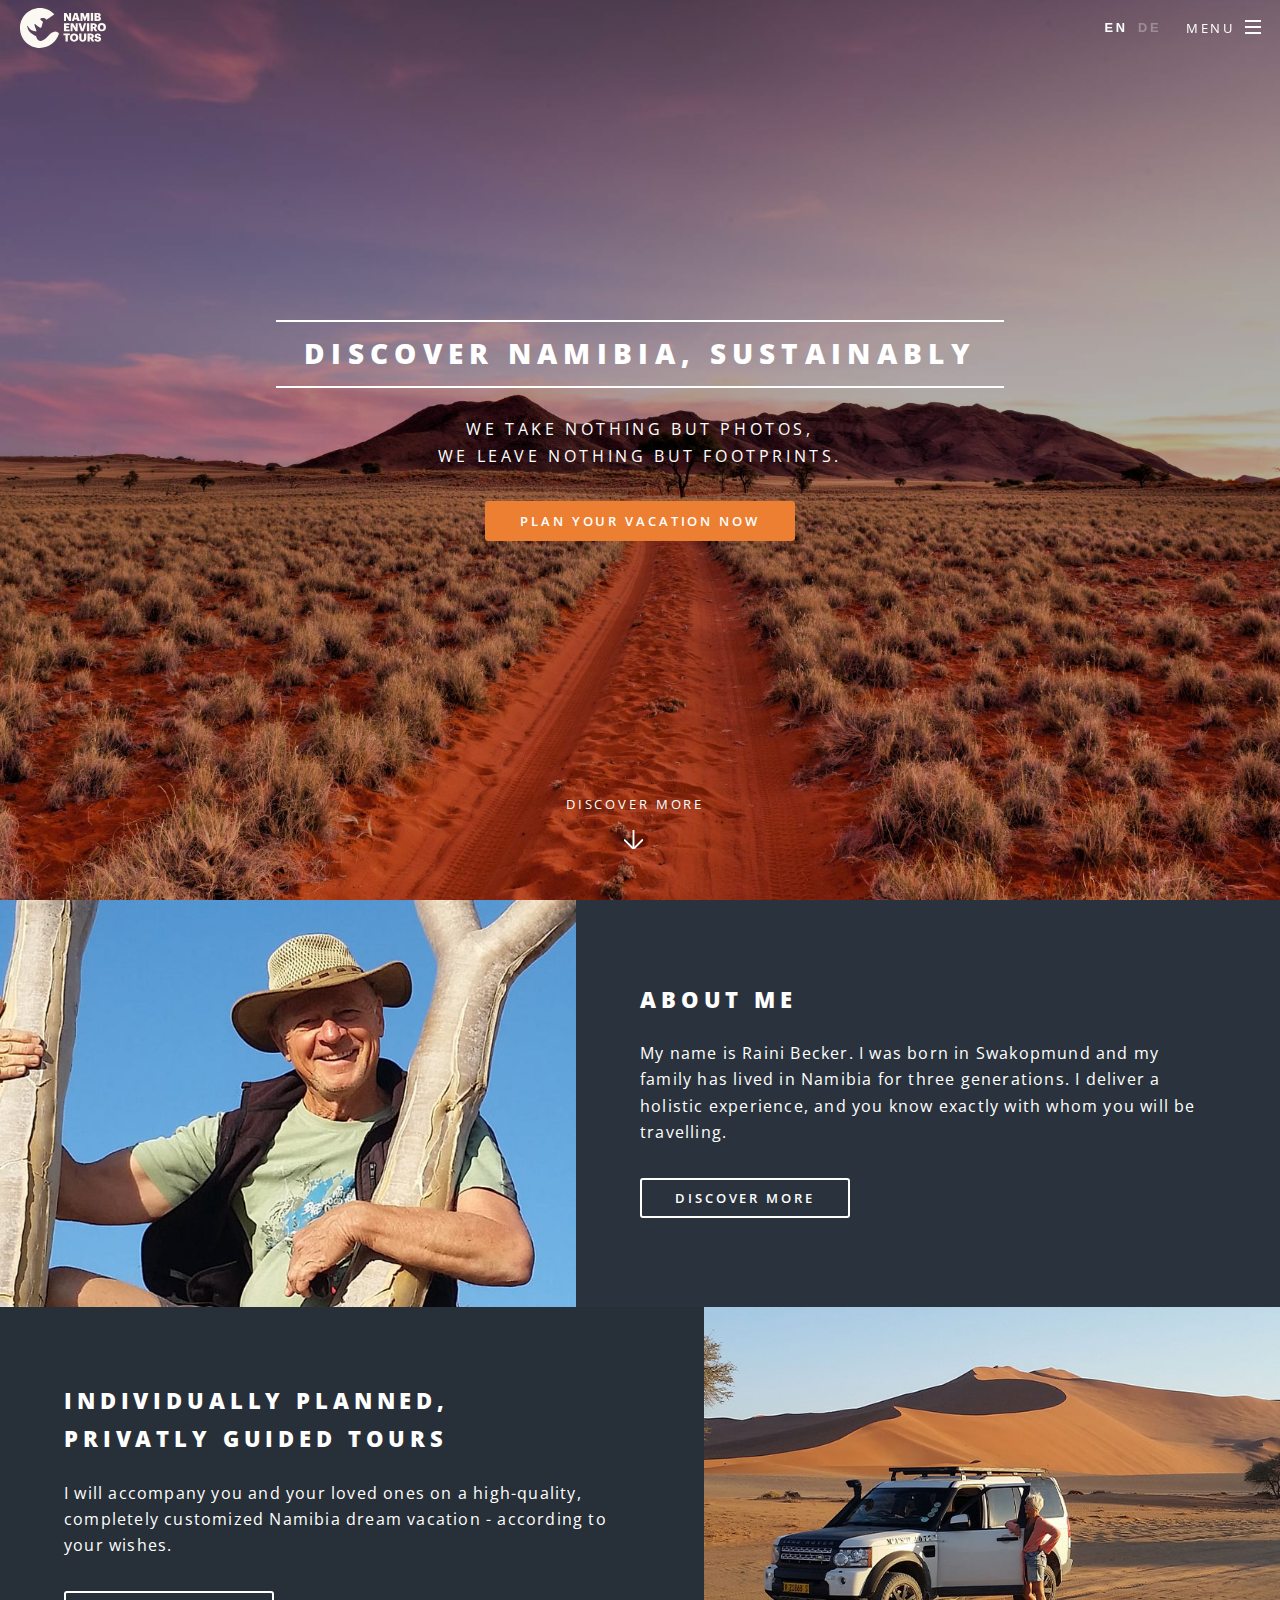
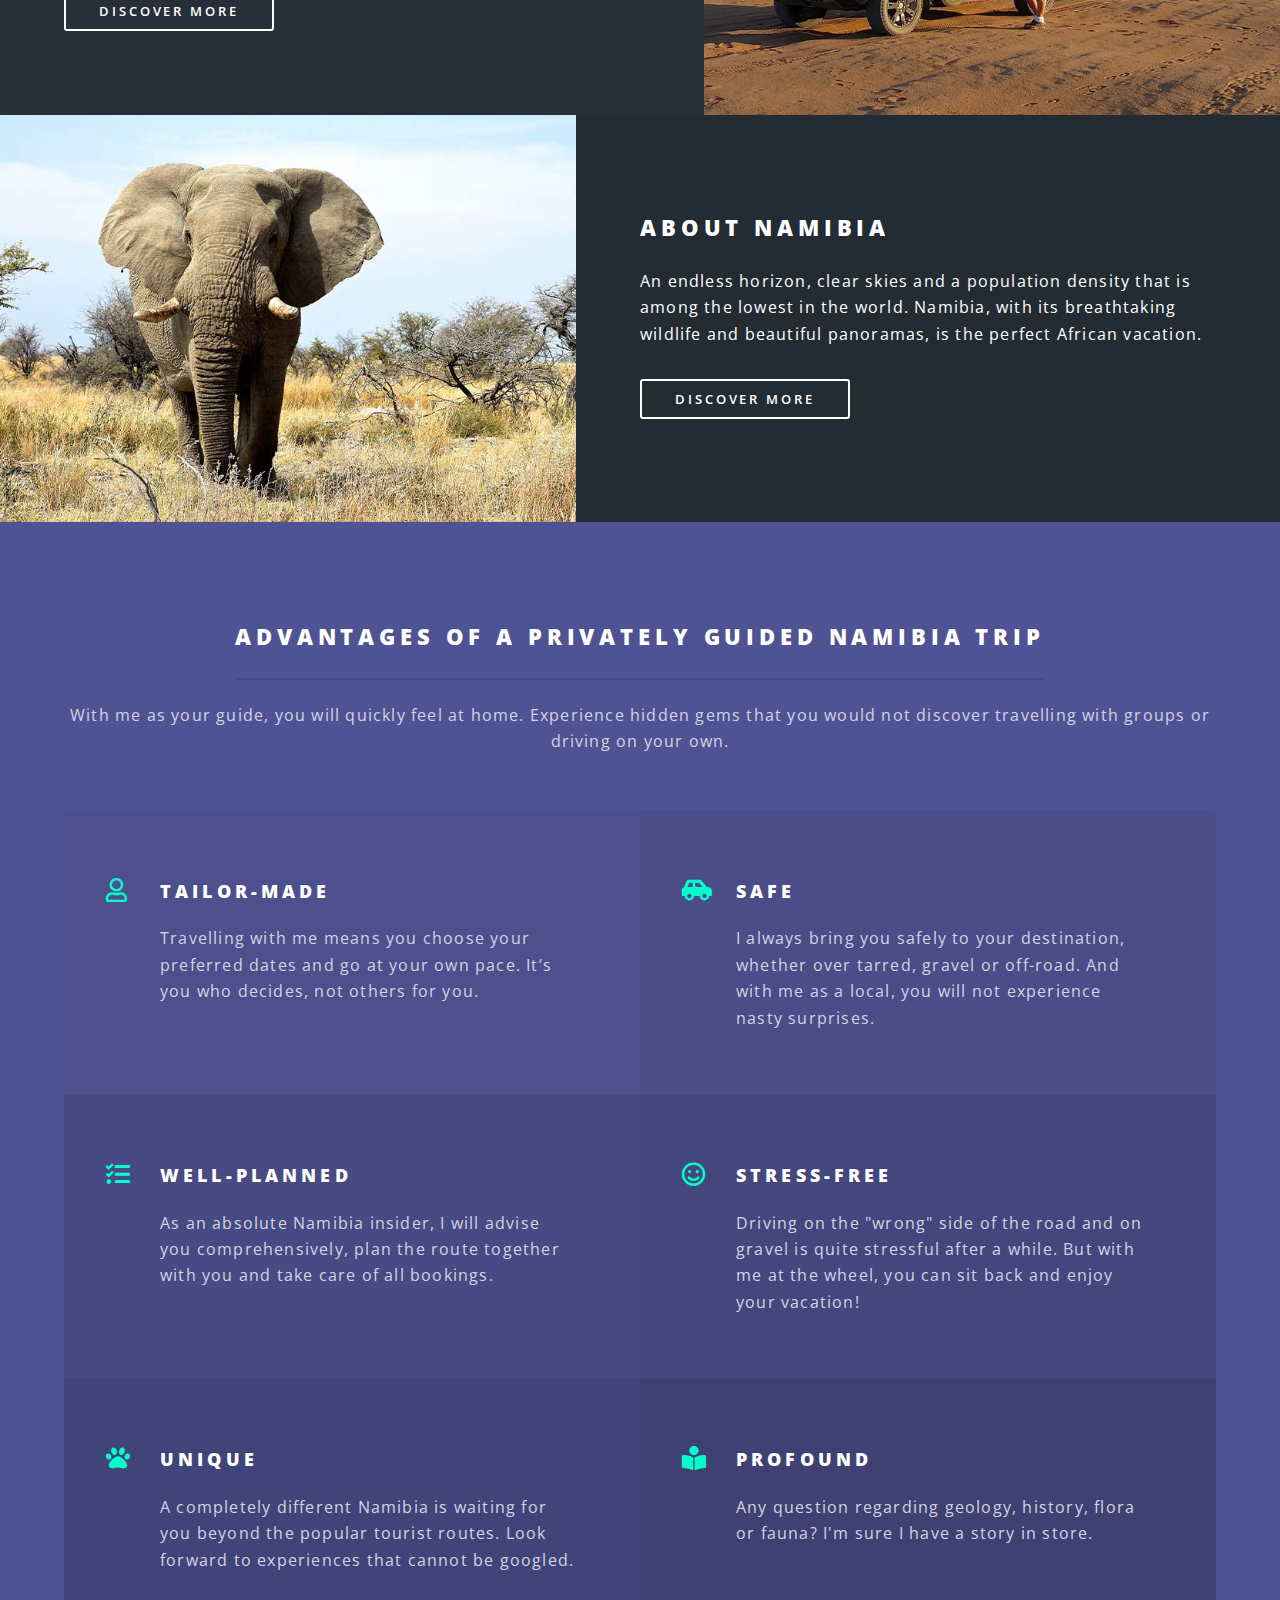
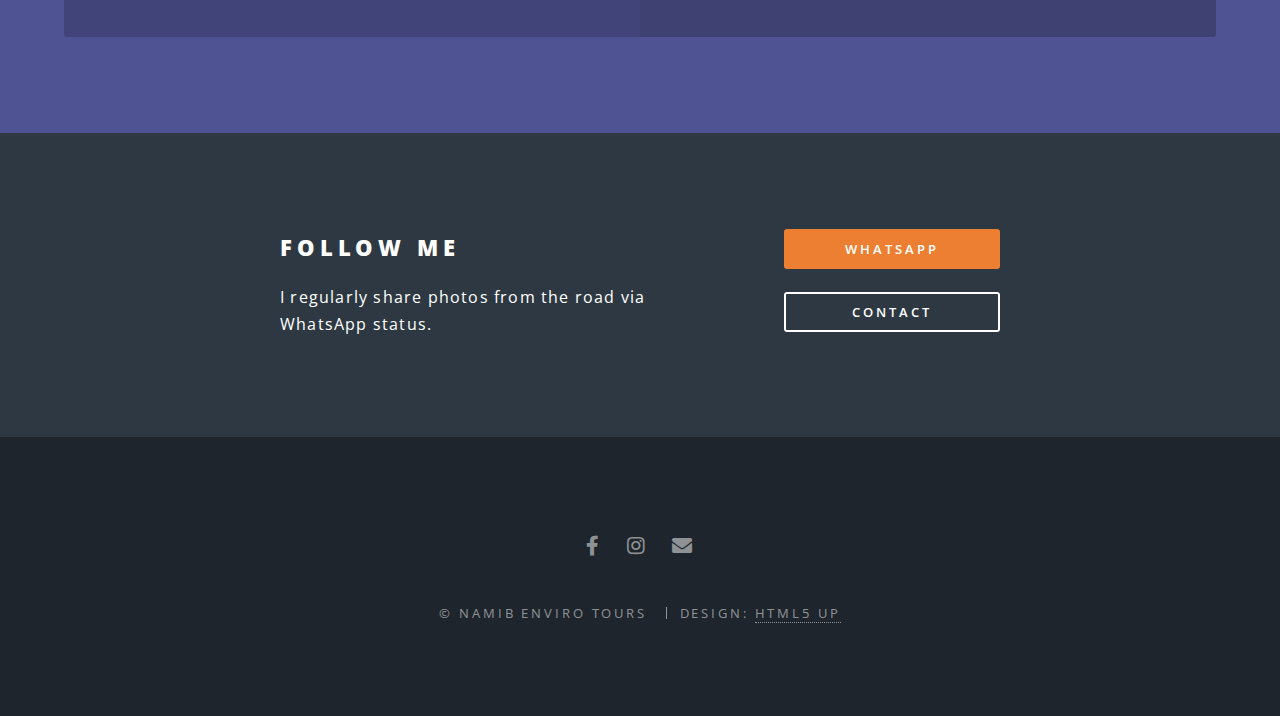
<file: en/index.html>
<!DOCTYPE html>
<!--
	Spectral by HTML5 UP
	html5up.net | @ajlkn
	Free for personal and commercial use under the CCA 3.0 license (html5up.net/license)
-->
<html>
  <head>
    <title>
      Namibia tours & safaris with Raini Becker - Namib Enviro Tours
    </title>
    <meta
      name="description"
      content="Namib Enviro Tours is a local tour operator offering eco-friendly, privatly guided Namibia tours and safaris"
    />
    <meta charset="utf-8" />
    <meta
      name="viewport"
      content="width=device-width, initial-scale=1, user-scalable=no"
    />
    <link rel="stylesheet" href="/assets/css/main.css" />
    <noscript
      ><link rel="stylesheet" href="/assets/css/noscript.css"
    /></noscript>
    <link rel="icon" type="image/svg+xml" href="/assets/images/favicon.svg" />
    <link rel="icon" type="image/png" href="/assets/images/favicon.png" />
    <meta
      name="google-site-verification"
      content="klVKz6aERCmA9p_SUiFBiTHnSHZrCpd2QpUPnPfCPdE"
    />
    <meta name="page" content="home-EN" />
  </head>
  <body class="landing is-preload">
    <!-- Page Wrapper -->
    <div id="page-wrapper">
      <!-- Header -->
      <header id="header" class="alt">
        <div>
          <a href="#"
            ><img src="/images/Logo_white.svg" alt="Logo" height="40px"
          /></a>
        </div>
        <nav id="nav">
          <ul>
            <li id="langSwitch">
              <button data-lang="en" class="active">EN</button>
              <button data-lang="de">DE</button>
            </li>
            <li class="special">
              <a href="#menu" class="menuToggle"><span>Menu</span></a>
              <div id="menu">
                <ul>
                  <li><a href="#">Home</a></li>
                  <li>
                    <a href="./guided-tours/"
                      >Privatly guided tours & safaris</a
                    >
                  </li>
                  <li><a href="./about-me/">About me</a></li>
                  <li><a href="./namibia/">About Namibia</a></li>
                  <li><a href="./contact/">Contact</a></li>
                </ul>
              </div>
            </li>
          </ul>
        </nav>
      </header>

      <!-- Banner -->
      <section id="banner">
        <div class="inner">
          <h2>Discover Namibia, sustainably</h2>
          <p>
            We take nothing but photos,<br />
            we leave nothing but footprints.
          </p>
          <ul class="actions special">
            <li>
              <a href="contact/" class="button primary"
                >Plan your vacation now</a
              >
            </li>
          </ul>
        </div>
        <a href="#one" class="more scrolly">Discover more</a>
      </section>

      <!-- One -->
      <!--
					<section id="one" class="wrapper style1 special">
						<div class="inner">
							<header class="major">
								<h2>Arcu aliquet vel lobortis ata nisl<br />
								eget augue amet aliquet nisl cep donec</h2>
								<p>Aliquam ut ex ut augue consectetur interdum. Donec amet imperdiet eleifend<br />
								fringilla tincidunt. Nullam dui leo Aenean mi ligula, rhoncus ullamcorper.</p>
							</header>
							<ul class="icons major">
								<li><span class="icon fa-gem major style1"><span class="label">Lorem</span></span></li>
								<li><span class="icon fa-heart major style2"><span class="label">Ipsum</span></span></li>
								<li><span class="icon solid fa-code major style3"><span class="label">Dolor</span></span></li>
							</ul>
						</div>
					</section>
-->

      <!-- Two -->
      <section id="one" class="wrapper alt style2">
        <section class="spotlight">
          <div class="image"><img src="/images/pic01.jpg" alt="" /></div>
          <div class="content">
            <h2>About me</h2>
            <p>
              My name is Raini Becker. I was born in Swakopmund and my family
              has lived in Namibia for three generations. I deliver a holistic
              experience, and you know exactly with whom you will be travelling.
            </p>
            <ul class="actions">
              <li>
                <a href="about-me/" class="button small">Discover more</a>
              </li>
            </ul>
          </div>
        </section>
        <section class="spotlight">
          <div class="image"><img src="/images/pic02.jpg" alt="" /></div>
          <div class="content">
            <h2>
              Individually planned,<br />
              privatly guided tours
            </h2>
            <p>
              I will accompany you and your loved ones on a high-quality,
              completely customized Namibia dream vacation - according to your
              wishes.
            </p>
            <ul class="actions">
              <li>
                <a href="guided-tours/" class="button small">Discover more</a>
              </li>
            </ul>
          </div>
        </section>
        <section class="spotlight">
          <div class="image"><img src="/images/pic03.jpg" alt="" /></div>
          <div class="content">
            <h2>About Namibia</h2>
            <p>
              An endless horizon, clear skies and a population density that is
              among the lowest in the world. Namibia, with its breathtaking
              wildlife and beautiful panoramas, is the perfect African vacation.
            </p>
            <ul class="actions">
              <li><a href="namibia/" class="button small">Discover more</a></li>
            </ul>
          </div>
        </section>
      </section>

      <!-- Three -->
      <section id="three" class="wrapper style3 special">
        <div class="inner">
          <header class="major">
            <h2>Advantages of a privately guided Namibia trip</h2>
            <p>
              With me as your guide, you will quickly feel at home. Experience
              hidden gems that you would not discover travelling with groups or
              driving on your own.
            </p>
          </header>
          <ul class="features">
            <li class="icon fa-user">
              <h3>Tailor-made</h3>
              <p>
                Travelling with me means you choose your preferred dates and go
                at your own pace. It’s you who decides, not others for you.
              </p>
            </li>
            <li class="icon solid fa-car-side">
              <h3>Safe</h3>
              <p>
                I always bring you safely to your destination, whether over
                tarred, gravel or off-road. And with me as a local, you will not
                experience nasty surprises.
              </p>
            </li>
            <li class="icon solid fa-tasks">
              <h3>Well-planned</h3>
              <p>
                As an absolute Namibia insider, I will advise you
                comprehensively, plan the route together with you and take care
                of all bookings.
              </p>
            </li>
            <li class="icon fa-smile">
              <h3>Stress-free</h3>
              <p>
                Driving on the "wrong" side of the road and on gravel is quite
                stressful after a while. But with me at the wheel, you can sit
                back and enjoy your vacation!
              </p>
            </li>
            <li class="icon solid fa-paw">
              <h3>Unique</h3>
              <p>
                A completely different Namibia is waiting for you beyond the
                popular tourist routes. Look forward to experiences that cannot
                be googled.
              </p>
            </li>
            <li class="icon solid fa-book-reader">
              <h3>Profound</h3>
              <p>
                Any question regarding geology, history, flora or fauna? I'm
                sure I have a story in store.
              </p>
            </li>
          </ul>
        </div>
      </section>

      <!-- CTA -->
      <section id="cta" class="wrapper style4">
        <div class="inner">
          <header>
            <h2>Follow me</h2>
            <p>I regularly share photos from the road via WhatsApp status.</p>
          </header>
          <ul class="actions stacked">
            <li>
              <a
                href="https://wa.me/264812562252/?text=HiRaini!"
                class="button fit primary"
                >WhatsApp</a
              >
            </li>
            <li><a href="contact/" class="button fit">Contact</a></li>
          </ul>
        </div>
      </section>

      <!-- Footer -->
      <footer id="footer">
        <ul class="icons">
          <li>
            <a
              href="https://facebook.com/namibiasafari"
              class="icon brands fa-facebook-f"
              ><span class="label">Facebook</span></a
            >
          </li>
          <li>
            <a
              href="https://instagram.com/namibenvirotours"
              class="icon brands fa-instagram"
              ><span class="label">Instagram</span></a
            >
          </li>
          <li>
            <a
              href="mailto:raini&commat;namibenvirotours&period;com"
              class="icon solid fa-envelope"
              ><span class="label">Email</span></a
            >
          </li>
        </ul>
        <ul class="copyright">
          <li>&copy; Namib Enviro Tours</li>
          <li>Design: <a href="http://html5up.net">HTML5 UP</a></li>
        </ul>
      </footer>
    </div>

    <!-- Scripts -->
    <script src="/assets/js/jquery.min.js"></script>
    <script src="/assets/js/jquery.scrollex.min.js"></script>
    <script src="/assets/js/jquery.scrolly.min.js"></script>
    <script src="/assets/js/browser.min.js"></script>
    <script src="/assets/js/breakpoints.min.js"></script>
    <script src="/assets/js/util.js"></script>
    <script src="/assets/js/main.js"></script>
  </body>
</html>
</file>
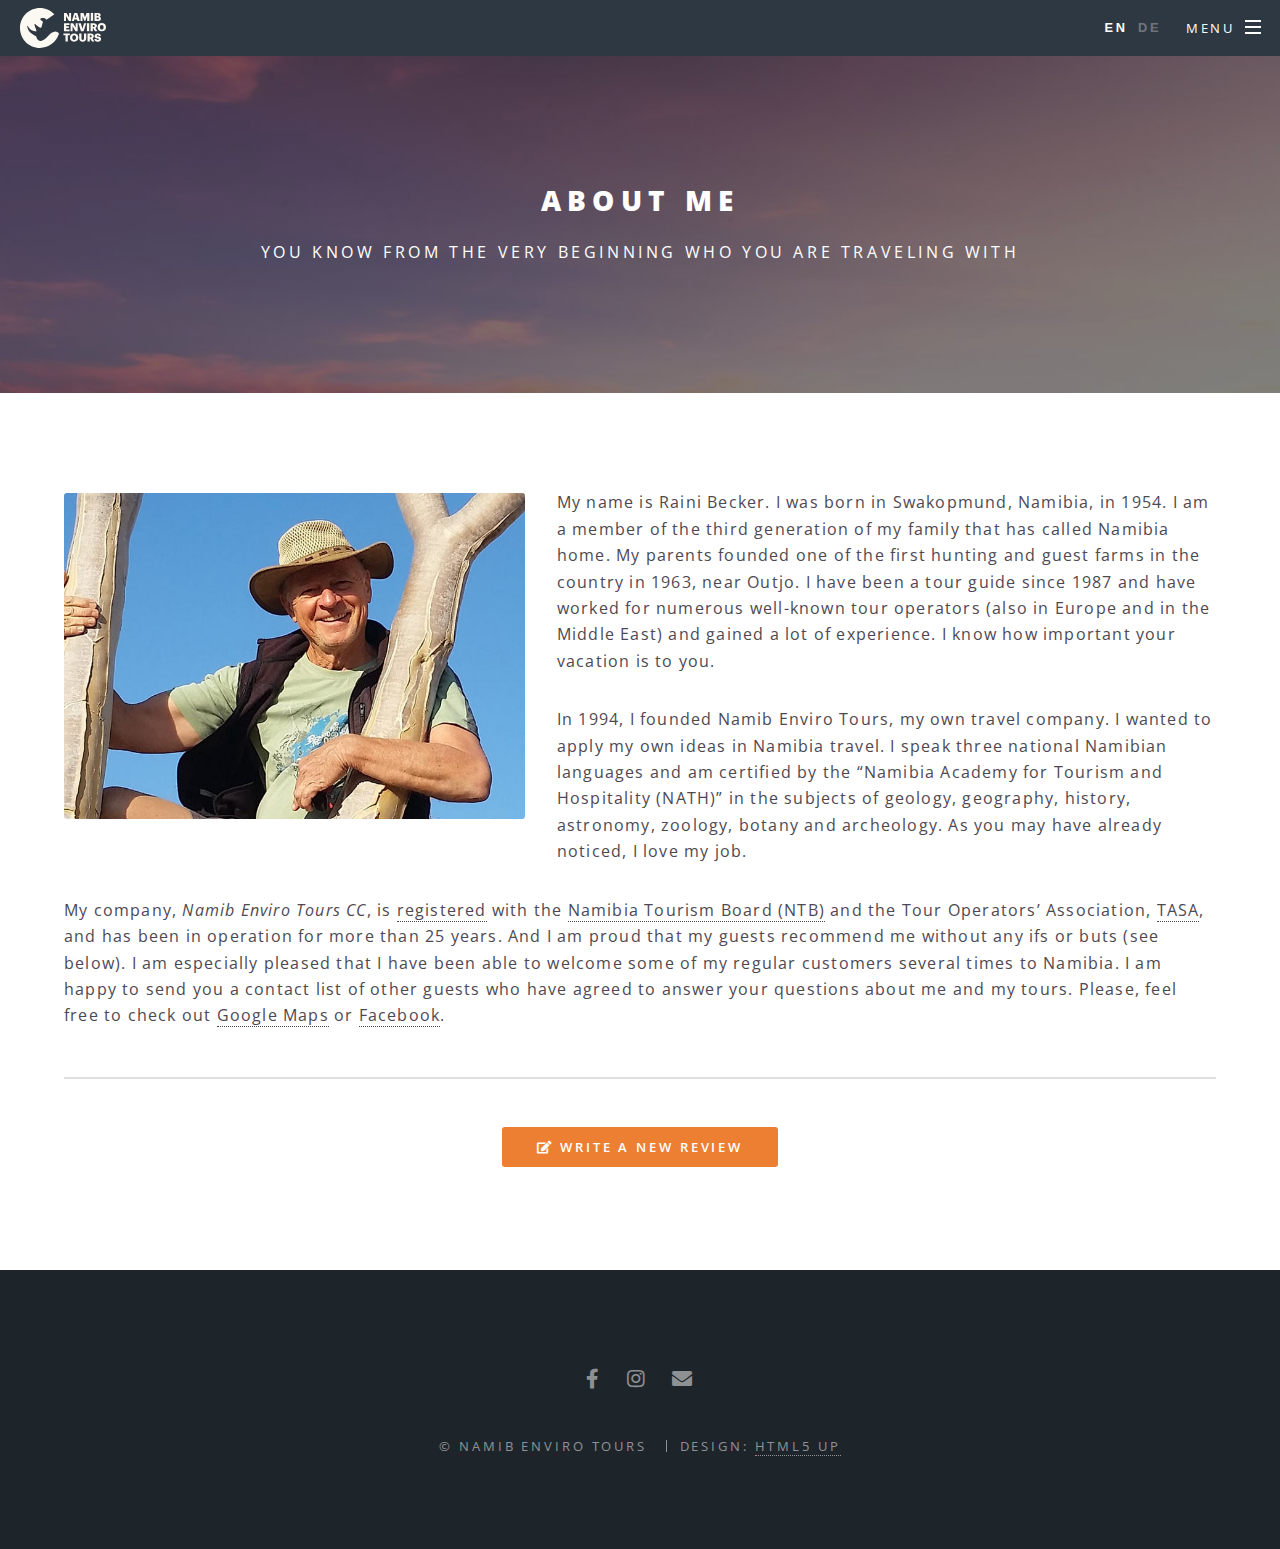
<file: en/about-me/index.html>
<!DOCTYPE html>
<!--
	Spectral by HTML5 UP
	html5up.net | @ajlkn
	Free for personal and commercial use under the CCA 3.0 license (html5up.net/license)
-->
<html>
  <head>
    <title>Raini Becker - Namib Enviro Tours</title>
    <meta
      name="description"
      content="Locally born and raised Namibia expert Raini Becker offers tailor-made, privatly guided tours and safaris."
    />
    <meta charset="utf-8" />
    <meta
      name="viewport"
      content="width=device-width, initial-scale=1, user-scalable=no"
    />
    <link rel="stylesheet" href="/assets/css/main.css" />
    <noscript
      ><link rel="stylesheet" href="/assets/css/noscript.css"
    /></noscript>
    <link rel="icon" type="image/svg+xml" href="/assets/images/favicon.svg" />
    <link rel="icon" type="image/png" href="/assets/images/favicon.png" />
    <meta
      name="google-site-verification"
      content="klVKz6aERCmA9p_SUiFBiTHnSHZrCpd2QpUPnPfCPdE"
    />
    <meta name="page" content="about-EN" />
  </head>
  <body class="is-preload">
    <!-- Page Wrapper -->
    <div id="page-wrapper">
      <!-- Header -->
      <header id="header">
        <div>
          <a href="../index.html"
            ><img src="/images/Logo_white.svg" alt="Logo" height="40px"
          /></a>
        </div>
        <nav id="nav">
          <ul>
            <li id="langSwitch">
              <button data-lang="en" class="active">EN</button>
              <button data-lang="de">DE</button>
            </li>
            <li class="special">
              <a href="#menu" class="menuToggle"><span>Menu</span></a>
              <div id="menu">
                <ul>
                  <li><a href="../index.html">Home</a></li>
                  <li>
                    <a href="../guided-tours/"
                      >Privatly guided tours & safaris</a
                    >
                  </li>
                  <li><a href="#">About me</a></li>
                  <li><a href="../namibia/">About Namibia</a></li>
                  <li><a href="../contact/">Contact</a></li>
                </ul>
              </div>
            </li>
          </ul>
        </nav>
      </header>

      <!-- Main -->
      <article id="main">
        <header>
          <h2>About me</h2>
          <p>You know from the very beginning who you are traveling with</p>
        </header>
        <section class="wrapper style5">
          <div class="inner">
            <p>
              <span class="image left"
                ><img src="/images/pic01.jpg" alt="" /></span
              >My name is Raini Becker. I was born in Swakopmund, Namibia, in
              1954. I am a member of the third generation of my family that has
              called Namibia home. My parents founded one of the first hunting
              and guest farms in the country in 1963, near Outjo. I have been a
              tour guide since 1987 and have worked for numerous well-known tour
              operators (also in Europe and in the Middle East) and gained a lot
              of experience. I know how important your vacation is to you.
            </p>
            <p>
              In 1994, I founded Namib Enviro Tours, my own travel company. I
              wanted to apply my own ideas in Namibia travel. I speak three
              national Namibian languages and am certified by the “Namibia
              Academy for Tourism and Hospitality (NATH)” in the subjects of
              geology, geography, history, astronomy, zoology, botany and
              archeology. As you may have already noticed, I love my job.
            </p>
            <p>
              My company, <i>Namib Enviro Tours CC</i>, is
              <a
                href="https://tasa.na/listing/namib-enviro-tours-cc/"
                target="_blank"
                >registered</a
              >
              with the
              <a
                href="https://namibiatourism.com.na/business/namib-enviro-tours-cc"
                target="_blank"
                >Namibia Tourism Board (NTB)</a
              >
              and the Tour Operators’ Association,
              <a
                href="https://tasa.na/listing/namib-enviro-tours-cc/"
                target="_blank"
                >TASA</a
              >, and has been in operation for more than 25 years. And I am
              proud that my guests recommend me without any ifs or buts (see
              below). I am especially pleased that I have been able to welcome
              some of my regular customers several times to Namibia. I am happy
              to send you a contact list of other guests who have agreed to
              answer your questions about me and my tours. Please, feel free to
              check out
              <a href="https://g.page/r/CS4oIgD9UGYWEAE">Google Maps</a> or
              <a href="https://facebook.com/namibiasafari">Facebook</a>.
            </p>

            <hr />

            <!--<p>Klaudia Laister erinnert sich: "Was gibt es schöneres und interessanteres, als ein Land durch und mit einem seiner Bewohner zu erleben, der mit Leib und Seele mit seiner Heimat verbunden ist. Raini Becker ist so ein Mensch. Mit ihm in Namibia auf Tour zu sein, bedeutet mehr als das Land von seiner landschaftlich beeindruckendsten Seite kennen zu lernen. Raini hat fundierte Kenntnisse über Flora, Fauna und Geologie seiner Heimat. Auch unsere Fragen zur wirtschaftlichen, politischen und sozialen Situation, mit denen wir ihn gelöchert haben, wurden zu unserer vollsten Zufriedenheit beantwortet. Wer auf Lagerfeuerromantik, Wildlife-Abenteuer und Natur pur steht, der hat in Namib Enviro Tours bestimmt den richtigen Partner gefunden."</p>
								<p>Auch Horst Bahrs Liebe gehört Namibia: "Lieber Raini, ich sage Dir Dank, auch von Ellen, Sigrid, Jutta, Claus und Horst für die super Tour. Es war wieder ein ganz besonderes Erlebnis, mit Dir in Namibia und diesmal auch noch in Südafrika auf Tour gegangen zu sein. Du hast uns für die herrliche Natur und die Tiere so großartig begeistert und dadurch die ganze Reise zu einem einmaligen Erlebnis gemacht. Ich bin nun schon das dritte Mal mit Dir unterwegs gewesen, aber auch diesmal hast Du noch eine Steigerung geschafft. Ich will gern andere Namibia-Interessierte auf das Land und Dich neugierig machen. Zwischenzeitlich habe ich nun schon 4 Dia-Shows über Namibia und Südafrika, die große Begeisterung hervorrufen."</p>
								<p>Hans Jenni fasziniert von packenden Informationen: "Josy und ich danken Dir nochmals für die hervorragend organisierte und sehr interessante Reise, die unsere Erwartungen weit übertraf. Höhepunkte gab es viele. Vor allem auch Deine packenden Informationen über Gesellschaft, Fauna und Flora haben uns immer wieder fasziniert. Hoffen wir, dass noch viele Namibia-Besucher in den Genuss Deiner Reisebegleitung kommen werden."</p>
								<p>Manfred Hutzler und Walter Hailer wissen, worauf es ankommt: "Wir waren zweimal für jeweils drei Wochen mit Raini auf Tour. Fast ganz Namibia; Caprivi, teilweise Botswana, Sambia und Simbabwe, Victoriafalls - Raini war immer und überall PERFEKT! Wir kamen schon weit herum auf der Welt, wir erlebten gute und schlechte Guides. Ohne Zweifel aber war Raini der Beste."</p>
								<hr />-->
          </div>
          <script src="https://apps.elfsight.com/p/platform.js" defer></script>
          <div class="elfsight-app-42615a55-4016-4a98-882f-2734b6f33260"></div>
          <div class="inner">
            <ul class="actions special">
              <li>
                <a
                  href="https://g.page/r/CS4oIgD9UGYWEAg/review"
                  class="button primary icon solid fa-edit"
                  >Write a new review</a
                >
              </li>
            </ul>
          </div>
        </section>
      </article>

      <!-- Footer -->
      <footer id="footer">
        <ul class="icons">
          <li>
            <a
              href="https://facebook.com/namibiasafari"
              class="icon brands fa-facebook-f"
              ><span class="label">Facebook</span></a
            >
          </li>
          <li>
            <a
              href="https://instagram.com/namibenvirotours"
              class="icon brands fa-instagram"
              ><span class="label">Instagram</span></a
            >
          </li>
          <li>
            <a
              href="mailto:raini&commat;namibenvirotours&period;com"
              class="icon solid fa-envelope"
              ><span class="label">E-mail</span></a
            >
          </li>
        </ul>
        <ul class="copyright">
          <li>&copy; Namib Enviro Tours</li>
          <li>Design: <a href="http://html5up.net">HTML5 UP</a></li>
        </ul>
      </footer>
    </div>

    <!-- Scripts -->
    <script src="/assets/js/jquery.min.js"></script>
    <script src="/assets/js/jquery.scrollex.min.js"></script>
    <script src="/assets/js/jquery.scrolly.min.js"></script>
    <script src="/assets/js/browser.min.js"></script>
    <script src="/assets/js/breakpoints.min.js"></script>
    <script src="/assets/js/util.js"></script>
    <script src="/assets/js/main.js"></script>
  </body>
</html>
</file>
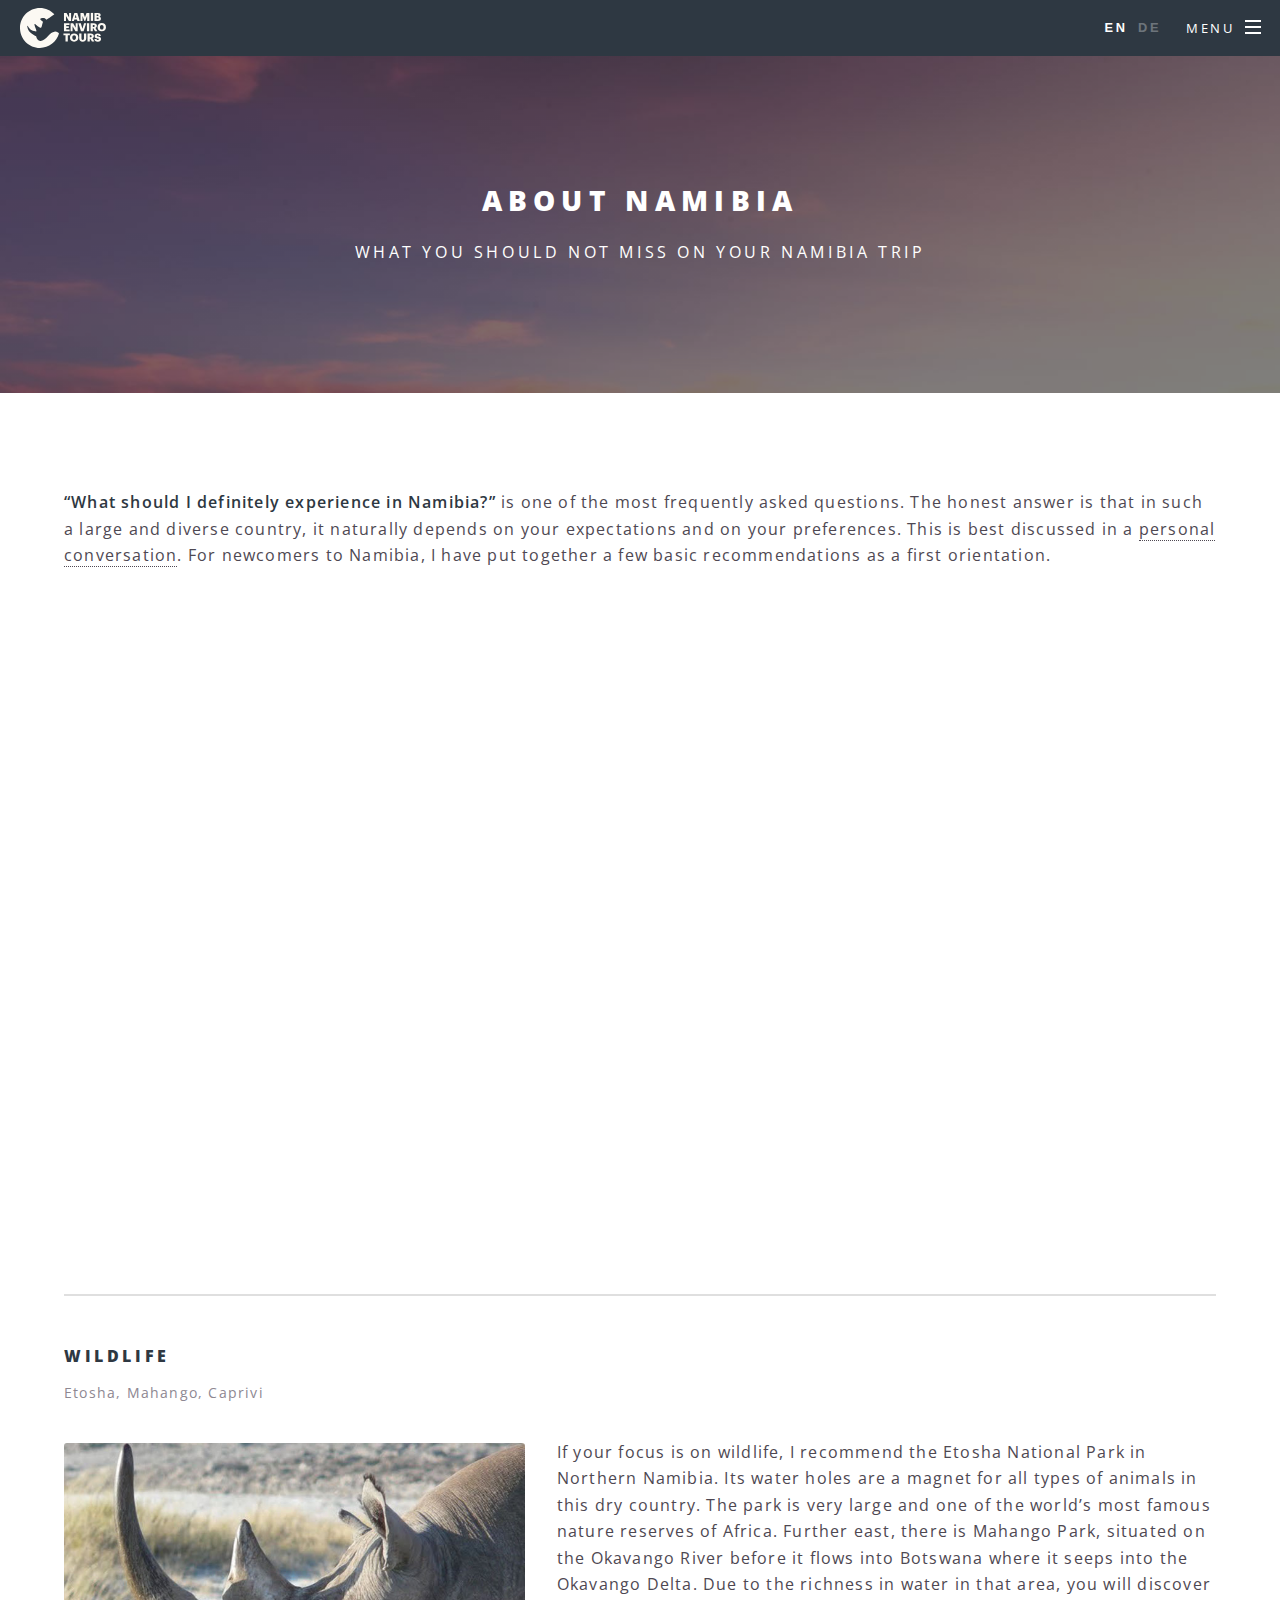
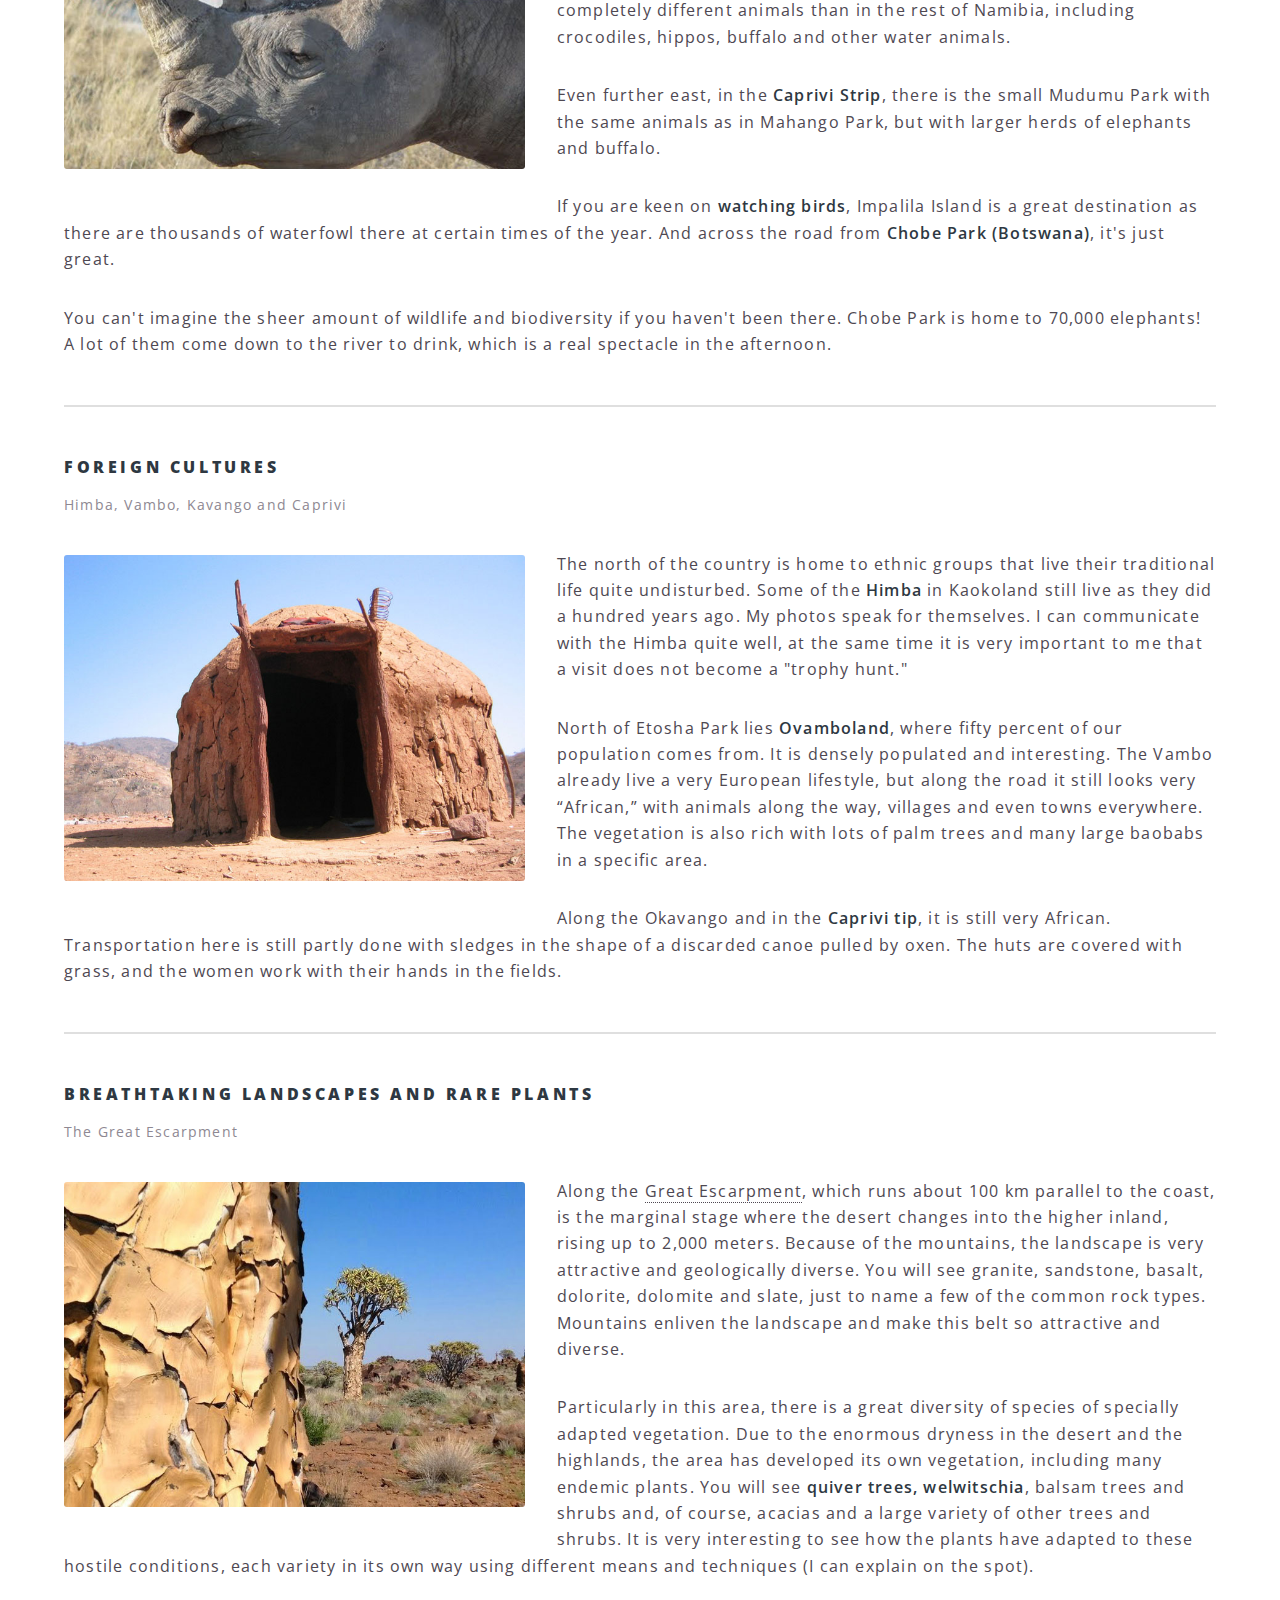
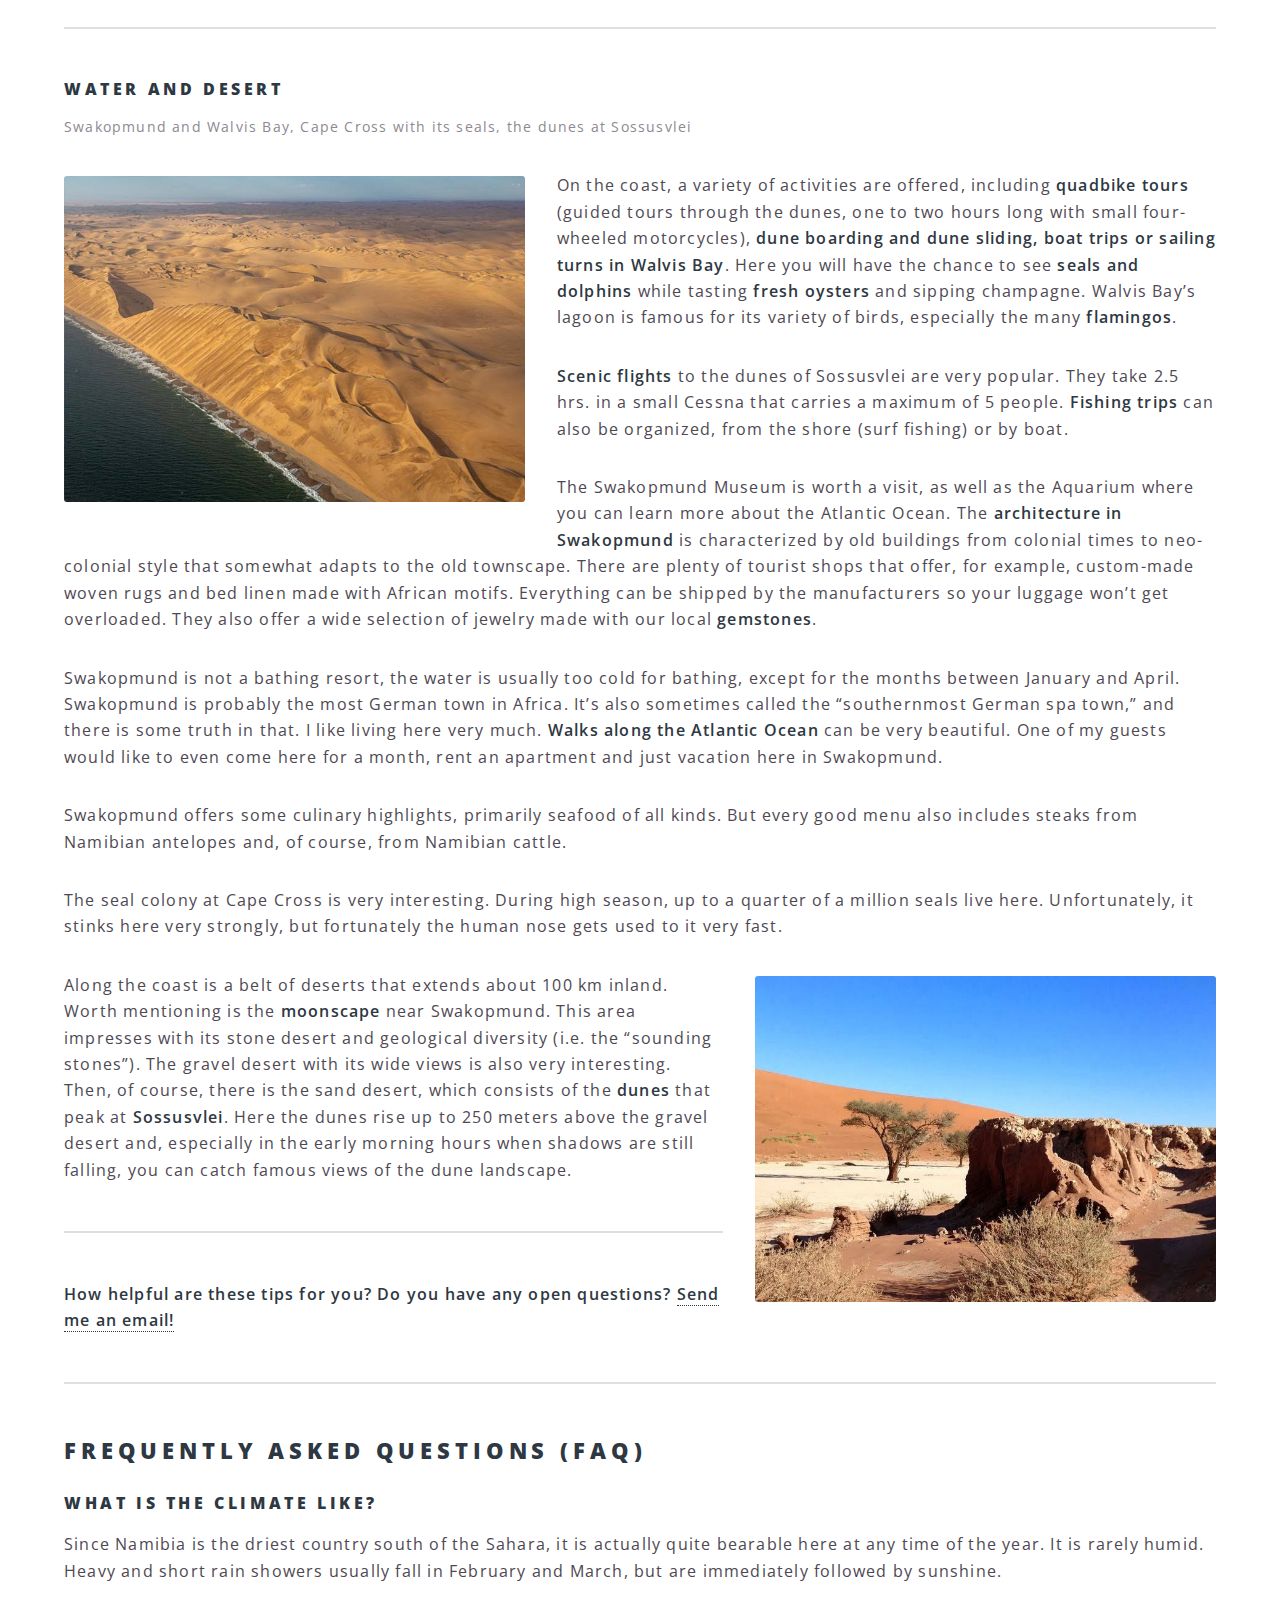
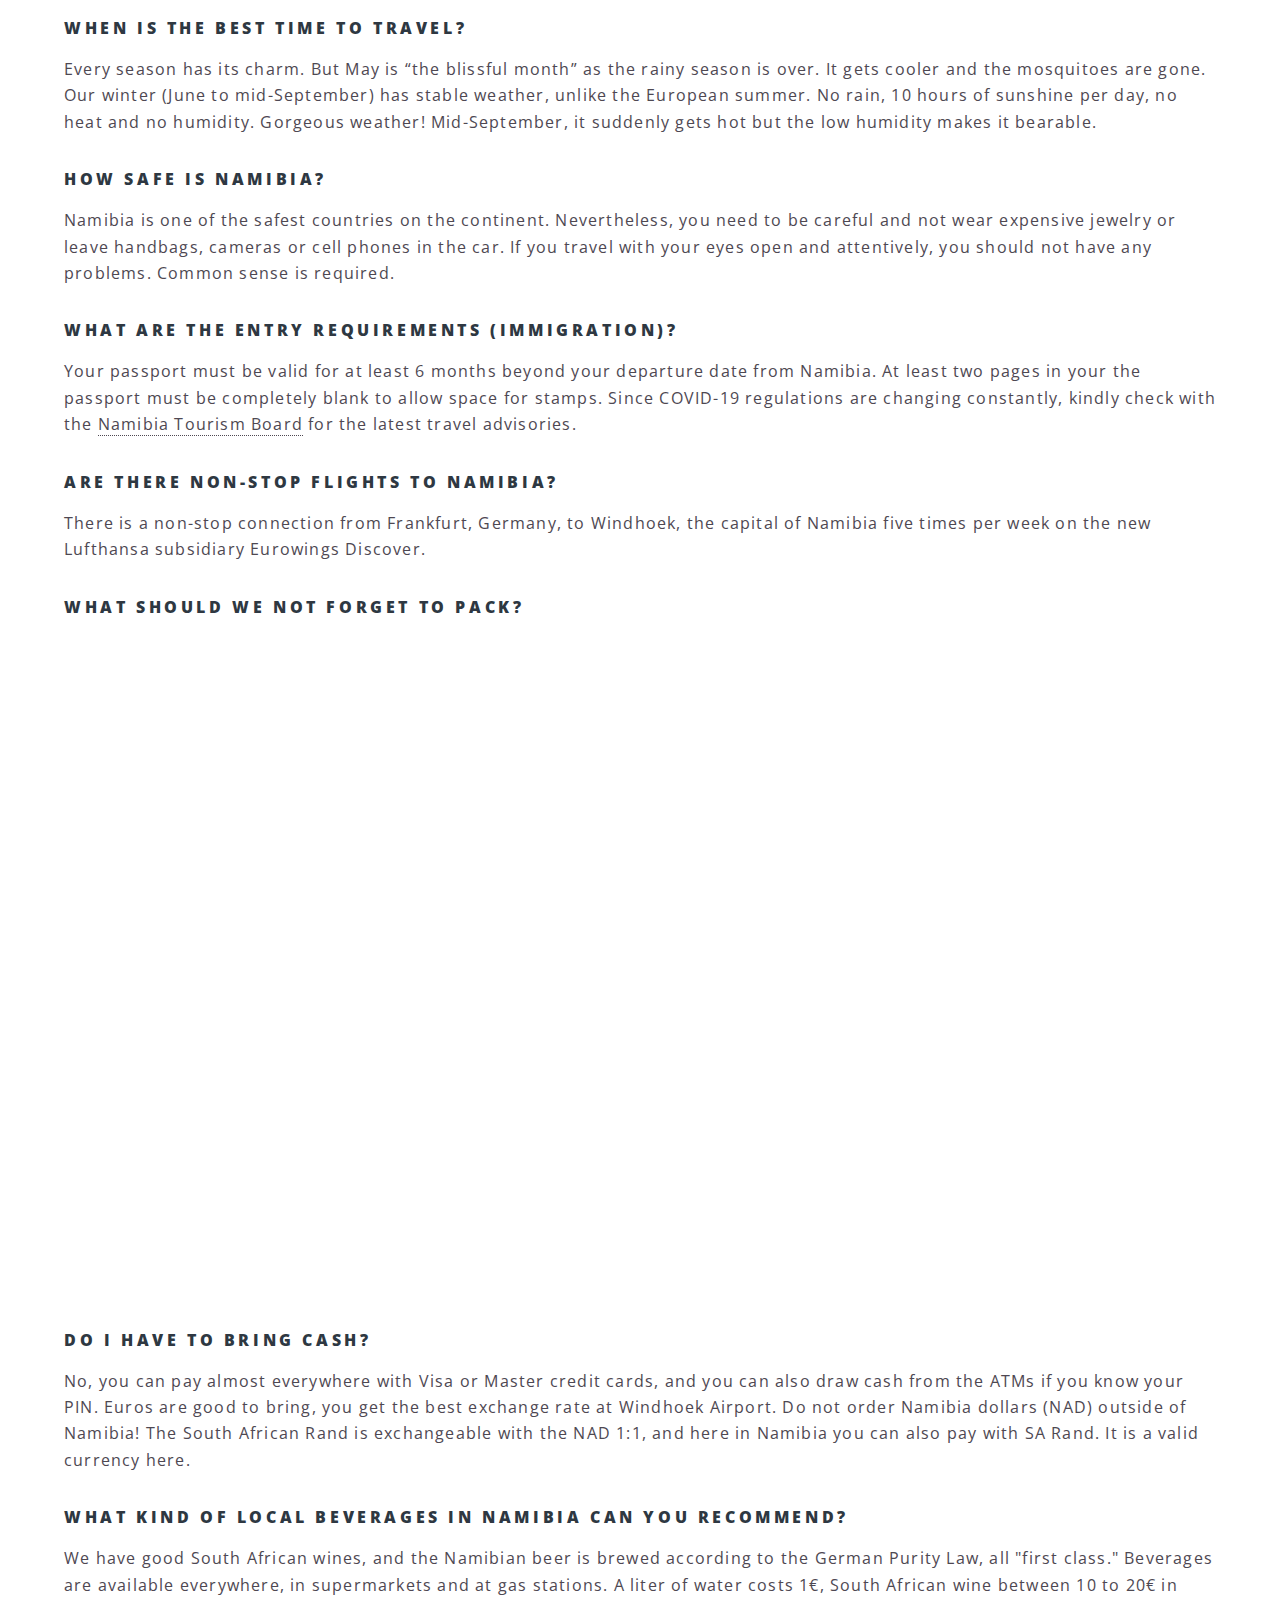
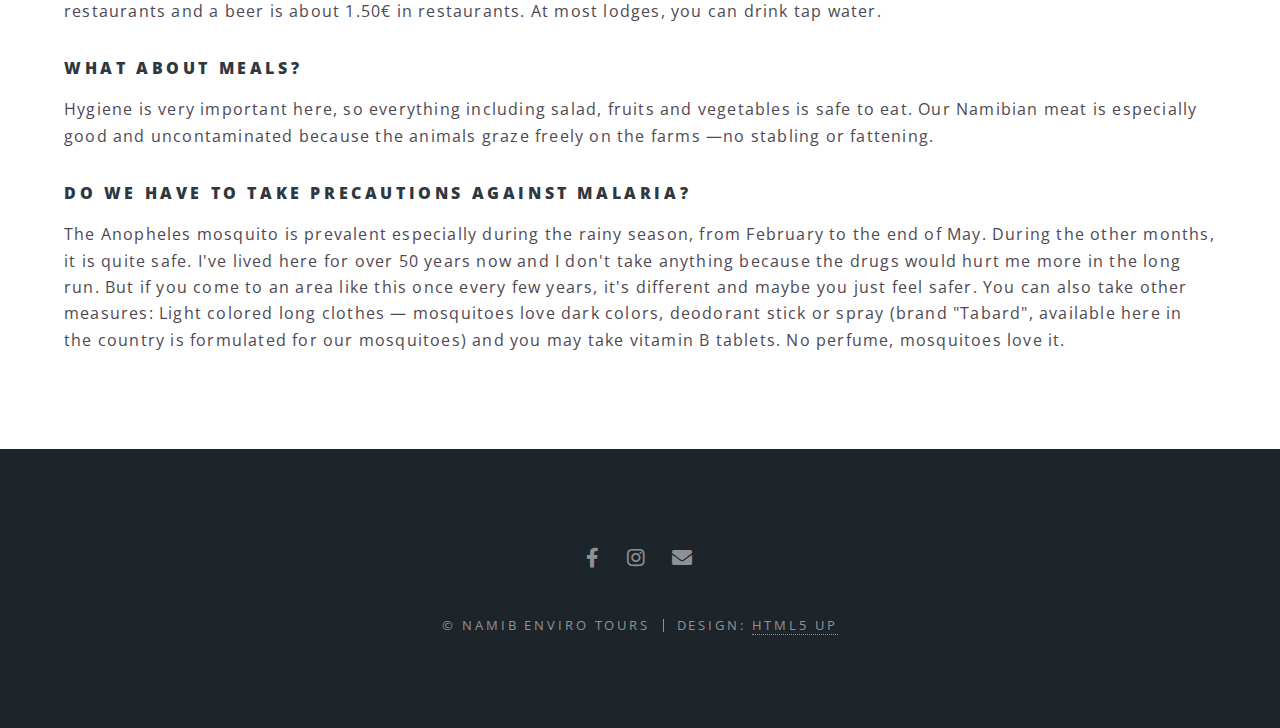
<file: en/namibia/index.html>
<!DOCTYPE HTML>
<!--
	Spectral by HTML5 UP
	html5up.net | @ajlkn
	Free for personal and commercial use under the CCA 3.0 license (html5up.net/license)
-->
<html>
	<head>
		<title>About Namibia - Namib Enviro Tours</title>
		<meta name="description" content="Frequently asked questions about your Namibia trip, answered by Namibia expert Raini Becker"/>
		<meta charset="utf-8" />
		<meta name="viewport" content="width=device-width, initial-scale=1, user-scalable=no" />
		<link rel="stylesheet" href="/assets/css/main.css" />
		<noscript><link rel="stylesheet" href="/assets/css/noscript.css" /></noscript>
		<link rel="icon" type="image/svg+xml" href="/assets/images/favicon.svg">
		<link rel="icon" type="image/png" href="/assets/images/favicon.png">
		<meta name="google-site-verification" content="klVKz6aERCmA9p_SUiFBiTHnSHZrCpd2QpUPnPfCPdE"/>
		<meta name="page" content="namibia-EN" />
	</head>
	<body class="is-preload">

		<!-- Page Wrapper -->
			<div id="page-wrapper">

				<!-- Header -->
					<header id="header">
						<div><a href="../index.html"><img src="/images/Logo_white.svg" alt="Logo" height=40px></a></div>
							<nav id="nav">
								<ul>
									<li id="langSwitch">
										<button data-lang="en" class="active">EN</button>
										<button data-lang="de">DE</button>
									</li>
									<li class="special">
										<a href="#menu" class="menuToggle"><span>Menu</span></a>
										<div id="menu">
											<ul>
												<li><a href="../index.html">Home</a></li>
												<li><a href="../guided-tours/">Privatly guided tours & safaris</a></li>
												<li><a href="../about-me/">About me</a></li>
												<li><a href="#">About Namibia</a></li>
												<li><a href="../contact/">Contact</a></li>
											</ul>
										</div>
									</li>
								</ul>
							</nav>
					</header>

				<!-- Main -->
					<article id="main">
						<header>
							<h2>About Namibia</h2>
							<p>What you should not miss on your Namibia trip</p>
						</header>
						<section class="wrapper style5">
							<div class="inner">
								<p> <strong>“What should I definitely experience in Namibia?”</strong> is one of the most frequently asked questions.  The honest answer is that in such a large and diverse country, it naturally depends on your expectations and on your preferences. This is best discussed in a <a href="../contact/">personal conversation</a>. For newcomers to Namibia, I have put together a few basic recommendations as a first orientation.</p>

								<style>.embedtool {position: relative;height: 0;padding-top: 56%;overflow: hidden;max-width: 100%;} .embedtool iframe, .embedtool object, .embedtool embed { position: absolute; top: 0; left: 0; width: 100%; height: 100%; } .embedtool .fluid-vids {position: initial !important}</style><div class="embedtool"><iframe src="https://www.youtube-nocookie.com/embed/PsmEsscf_cY" frameborder="0" allowfullscreen></iframe></div>

<hr />
<header>
<h4>Wildlife</h4>
<p>Etosha, Mahango, Caprivi</p>
</header>
<p><span class="image left"><img src="/images/nashorn.jpg" alt="Nashorn aus Namibia" /></span>If your focus is on wildlife, I recommend the Etosha National Park in Northern Namibia. Its water holes are a magnet for all types of animals in this dry country. The park is very large and one of the world’s most famous nature reserves of Africa. Further east, there is Mahango Park, situated on the Okavango River before it flows into Botswana where it seeps into the Okavango Delta. Due to the richness in water in that area, you will discover completely different animals than in the rest of Namibia, including crocodiles, hippos, buffalo and other water animals.</p><p>
								Even further east, in the <strong>Caprivi Strip</strong>, there is the small Mudumu Park with the same animals as in Mahango Park, but with larger herds of elephants and buffalo.</p><p>
								If you are keen on <strong>watching birds</strong>, Impalila Island is a great destination as there are thousands of waterfowl there at certain times of the year. And across the road from <strong>Chobe Park (Botswana)</strong>, it's just great.</p><p>
You can't imagine the sheer amount of wildlife and biodiversity if you haven't been there. Chobe Park is home to 70,000 elephants! A lot of them come down to the river to drink, which is a real spectacle in the afternoon.
</p>
<hr />
<header>
<h4>Foreign Cultures</h4>
<p>Himba, Vambo, Kavango and Caprivi</p>
</header>

<p><span class="image left"><img src="/images/kulturen.jpg" alt="Authentic clay hut in Namibia" /></span>The north of the country is home to ethnic groups that live their traditional life quite undisturbed. Some of the <strong>Himba</strong> in Kaokoland still live as they did a hundred years ago. My photos speak for themselves. I can communicate with the Himba quite well, at the same time it is very important to me that a visit does not become a "trophy hunt."</p><p>
								North of Etosha Park lies <strong>Ovamboland</strong>, where fifty percent of our population comes from. It is densely populated and interesting. The Vambo already live a very European lifestyle, but along the road it still looks very “African,” with animals along the way, villages and even towns everywhere. The vegetation is also rich with lots of palm trees and many large baobabs in a specific area.</p><p>
Along the Okavango and in the <strong>Caprivi tip</strong>, it is still very African. Transportation here is still partly done with sledges in the shape of a discarded canoe pulled by oxen. The huts are covered with grass, and the women work with their hands in the fields.</p>
<hr />
<header>
<h4>Breathtaking landscapes and rare plants</h4>
<p>The Great Escarpment</p>
</header>

<p><span class="image left"><img src="/images/landschaften.jpg" alt="Quiver trees in Namibia" /></span>Along the <a href="https://en.wikipedia.org/wiki/Great_Escarpment,_Southern_Africa" target="_blank">Great Escarpment</a>, which runs about 100 km parallel to the coast, is the marginal stage where the desert changes into the higher inland, rising up to 2,000 meters. Because of the mountains, the landscape is very attractive and geologically diverse. You will see granite, sandstone, basalt, dolorite, dolomite and slate, just to name a few of the common rock types. Mountains enliven the landscape and make this belt so attractive and diverse.</p><p>
Particularly in this area, there is a great diversity of species of specially adapted vegetation. Due to the enormous dryness in the desert and the highlands, the area has developed its own vegetation, including many endemic plants. You will see <strong>quiver trees, welwitschia</strong>, balsam trees and shrubs and, of course, acacias and a large variety of other trees and shrubs. It is very interesting to see how the plants have adapted to these hostile conditions, each variety in its own way using different means and techniques (I can explain on the spot).
</p>
<hr />
<header>
	<h4>Water and Desert</h4>
	<p>Swakopmund and Walvis Bay, Cape Cross with its seals, the dunes at Sossusvlei</p>
</header>

<p><span class="image left"><img src="/images/namibkueste.jpg" alt="Atlantic ocean and dunes in Namibia" /></span>On the coast, a variety of activities are offered, including <strong>quadbike tours</strong> (guided tours through the dunes, one to two hours long with small four-wheeled motorcycles), <strong>dune boarding and dune sliding, boat trips or sailing turns in Walvis Bay</strong>. Here you will have the chance to see <strong>seals and dolphins</strong> while tasting <strong>fresh oysters</strong> and sipping champagne. Walvis Bay’s lagoon is famous for its variety of birds, especially the many <strong>flamingos</strong>.</p><p>
<strong>Scenic flights</strong> to the dunes of Sossusvlei are very popular. They take 2.5 hrs. in a small Cessna that carries a maximum of 5 people. <strong>Fishing trips</strong> can also be organized, from the shore (surf fishing) or by boat.</p><p>
The Swakopmund Museum is worth a visit, as well as the Aquarium where you can learn more about the Atlantic Ocean. The <strong>architecture in Swakopmund</strong> is characterized by old buildings from colonial times to neo-colonial style that somewhat adapts to the old townscape. There are plenty of tourist shops that offer, for example, custom-made woven rugs and bed linen made with African motifs. Everything can be shipped by the manufacturers so your luggage won’t get overloaded. They also offer a wide selection of jewelry made with our local <strong>gemstones</strong>.</p><p>
Swakopmund is not a bathing resort, the water is usually too cold for bathing, except for the months between January and April. Swakopmund is probably the most German town in Africa. It’s also sometimes called the “southernmost German spa town,” and there is some truth in that. I like living here very much. <strong>Walks along the Atlantic Ocean</strong> can be very beautiful. One of my guests would like to even come here for a month, rent an apartment and just vacation here in Swakopmund.</p><p>
Swakopmund offers some culinary highlights, primarily seafood of all kinds. But every good menu also includes steaks from Namibian antelopes and, of course, from Namibian cattle.</p><p>
The seal colony at Cape Cross is very interesting. During high season, up to a quarter of a million seals live here. Unfortunately, it stinks here very strongly, but fortunately the human nose gets used to it very fast.</p><p>
</p><p><span class="image right"><img src="/images/sossusvlei.jpg" alt="Sossusvlei, Namibia" /></span>
Along the coast is a belt of deserts that extends about 100 km inland. Worth mentioning is the <strong>moonscape</strong> near Swakopmund. This area impresses with its stone desert and geological diversity (i.e. the “sounding stones”). The gravel desert with its wide views is also very interesting. Then, of course, there is the sand desert, which consists of the <strong>dunes</strong> that peak at <strong>Sossusvlei</strong>. Here the dunes rise up to 250 meters above the gravel desert and, especially in the early morning hours when shadows are still falling, you can catch famous views of the dune landscape.
</p>
<hr />
<p>
<b>How helpful are these tips for you? Do you have any open questions? <a href="../contact/">Send me an email!</a></b>
</p>
						<hr />
								<h2>Frequently asked questions (FAQ)</h2>

								<h4>What is the climate like?</h4>

								<p>Since Namibia is the driest country south of the Sahara, it is actually quite bearable here at any time of the year. It is rarely humid. Heavy and short rain showers usually fall in February and March, but are immediately followed by sunshine.</p>

								<h4>When is the best time to travel?</h4>

								<p>Every season has its charm. But May is “the blissful month” as the rainy season is over. It gets cooler and the mosquitoes are gone. Our winter (June to mid-September) has stable weather, unlike the European summer. No rain, 10 hours of sunshine per day, no heat and no humidity. Gorgeous weather! Mid-September, it suddenly gets hot but the low humidity makes it bearable.</p>

								<h4>How safe is Namibia?</h4>

								<p>Namibia is one of the safest countries on the continent. Nevertheless, you need to be careful and not wear expensive jewelry or leave handbags, cameras or cell phones in the car. If you travel with your eyes open and attentively, you should not have any problems. Common sense is required.</p>

								<h4>What are the entry requirements (immigration)?</h4>

								<p>Your passport must be valid for at least 6 months beyond your departure date from Namibia. At least two pages in your the passport must be completely blank to allow space for stamps. Since COVID-19 regulations are changing constantly, kindly check with the <a href="https://namibiatourism.com.na/page/covid-19-updates" target=_blank>Namibia Tourism Board</a> for the latest travel advisories.</p>

								<h4>Are there non-stop flights to Namibia?</h4>

								<p>There is a non-stop connection from Frankfurt, Germany, to Windhoek, the capital of Namibia five times per week on the new Lufthansa subsidiary Eurowings Discover.</p>

								<h4>What should we not forget to pack?</h4>

								<p><style>.embedtool {position: relative;height: 0;padding-top: 56%;overflow: hidden;max-width: 100%;} .embedtool iframe, .embedtool object, .embedtool embed { position: absolute; top: 0; left: 0; width: 100%; height: 100%; } .embedtool .fluid-vids {position: initial !important}</style><div class="embedtool"><iframe src="https://www.youtube.com/embed/HaHw_H9zW_0" frameborder="0" allowfullscreen></iframe></div></p>

								<h4>Do I have to bring cash?</h4>

								<p>No, you can pay almost everywhere with Visa or Master credit cards, and you can also draw cash from the ATMs if you know your PIN. Euros are good to bring, you get the best exchange rate at Windhoek Airport. Do not order Namibia dollars (NAD) outside of Namibia!  The South African Rand is exchangeable with the NAD 1:1, and here in Namibia you can also pay with SA Rand. It is a valid currency here.</p>

								<h4>What kind of local beverages in Namibia can you recommend?</h4>

								<p>We have good South African wines, and the Namibian beer is brewed according to the German Purity Law, all "first class." Beverages are available everywhere, in supermarkets and at gas stations. A liter of water costs 1€, South African wine between 10 to 20€ in restaurants and a beer is about 1.50€ in restaurants. At most lodges, you can drink tap water.</p>

								<h4>What about meals?</h4>

								<p>Hygiene is very important here, so everything including salad, fruits and vegetables is safe to eat. Our Namibian meat is especially good and uncontaminated because the animals graze freely on the farms —no stabling or fattening.</p>

								<h4>Do we have to take precautions against Malaria?</h4>

								<p>The Anopheles mosquito is prevalent especially during the rainy season, from February to the end of May. During the other months, it is quite safe. I've lived here for over 50 years now and I don't take anything because the drugs would hurt me more in the long run. But if you come to an area like this once every few years, it's different and maybe you just feel safer.  You can also take other measures: Light colored long clothes — mosquitoes love dark colors, deodorant stick or spray (brand "Tabard", available here in the country is formulated for our mosquitoes) and you may take vitamin B tablets. No perfume, mosquitoes love it.</p>




							</div>
						</section>
					</article>

				<!-- Footer -->
					<footer id="footer">
						<ul class="icons">
							<li><a href="https://facebook.com/namibiasafari" class="icon brands fa-facebook-f"><span class="label">Facebook</span></a></li>
							<li><a href="https://instagram.com/namibenvirotours" class="icon brands fa-instagram"><span class="label">Instagram</span></a></li>
							<li><a href="mailto:raini&commat;namibenvirotours&period;com" class="icon solid fa-envelope"><span class="label">E-mail</span></a></li>
						</ul>
						<ul class="copyright">
							<li>&copy; Namib Enviro Tours</li><li>Design: <a href="http://html5up.net">HTML5 UP</a></li>
						</ul>
					</footer>

			</div>

		<!-- Scripts -->
			<script src="/assets/js/jquery.min.js"></script>
			<script src="/assets/js/jquery.scrollex.min.js"></script>
			<script src="/assets/js/jquery.scrolly.min.js"></script>
			<script src="/assets/js/browser.min.js"></script>
			<script src="/assets/js/breakpoints.min.js"></script>
			<script src="/assets/js/util.js"></script>
			<script src="/assets/js/main.js"></script>

	</body>
</html>
</file>
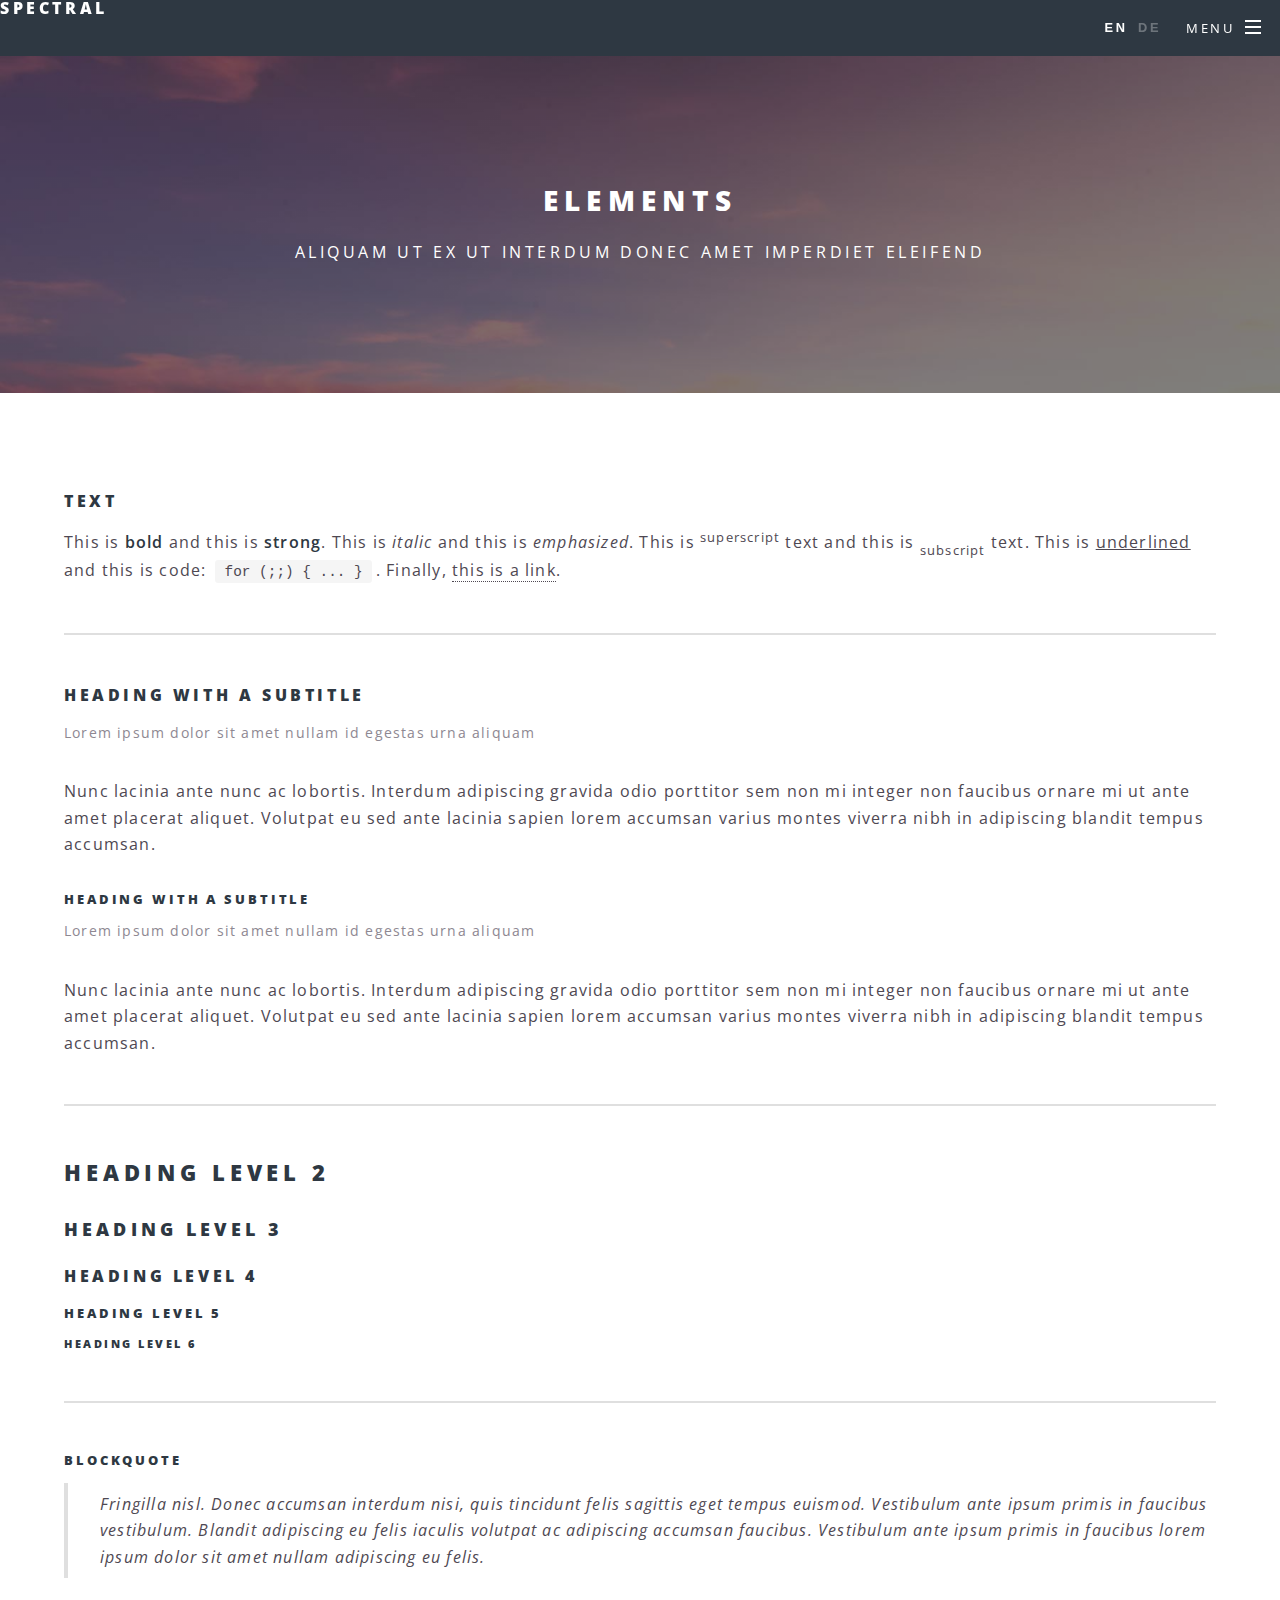
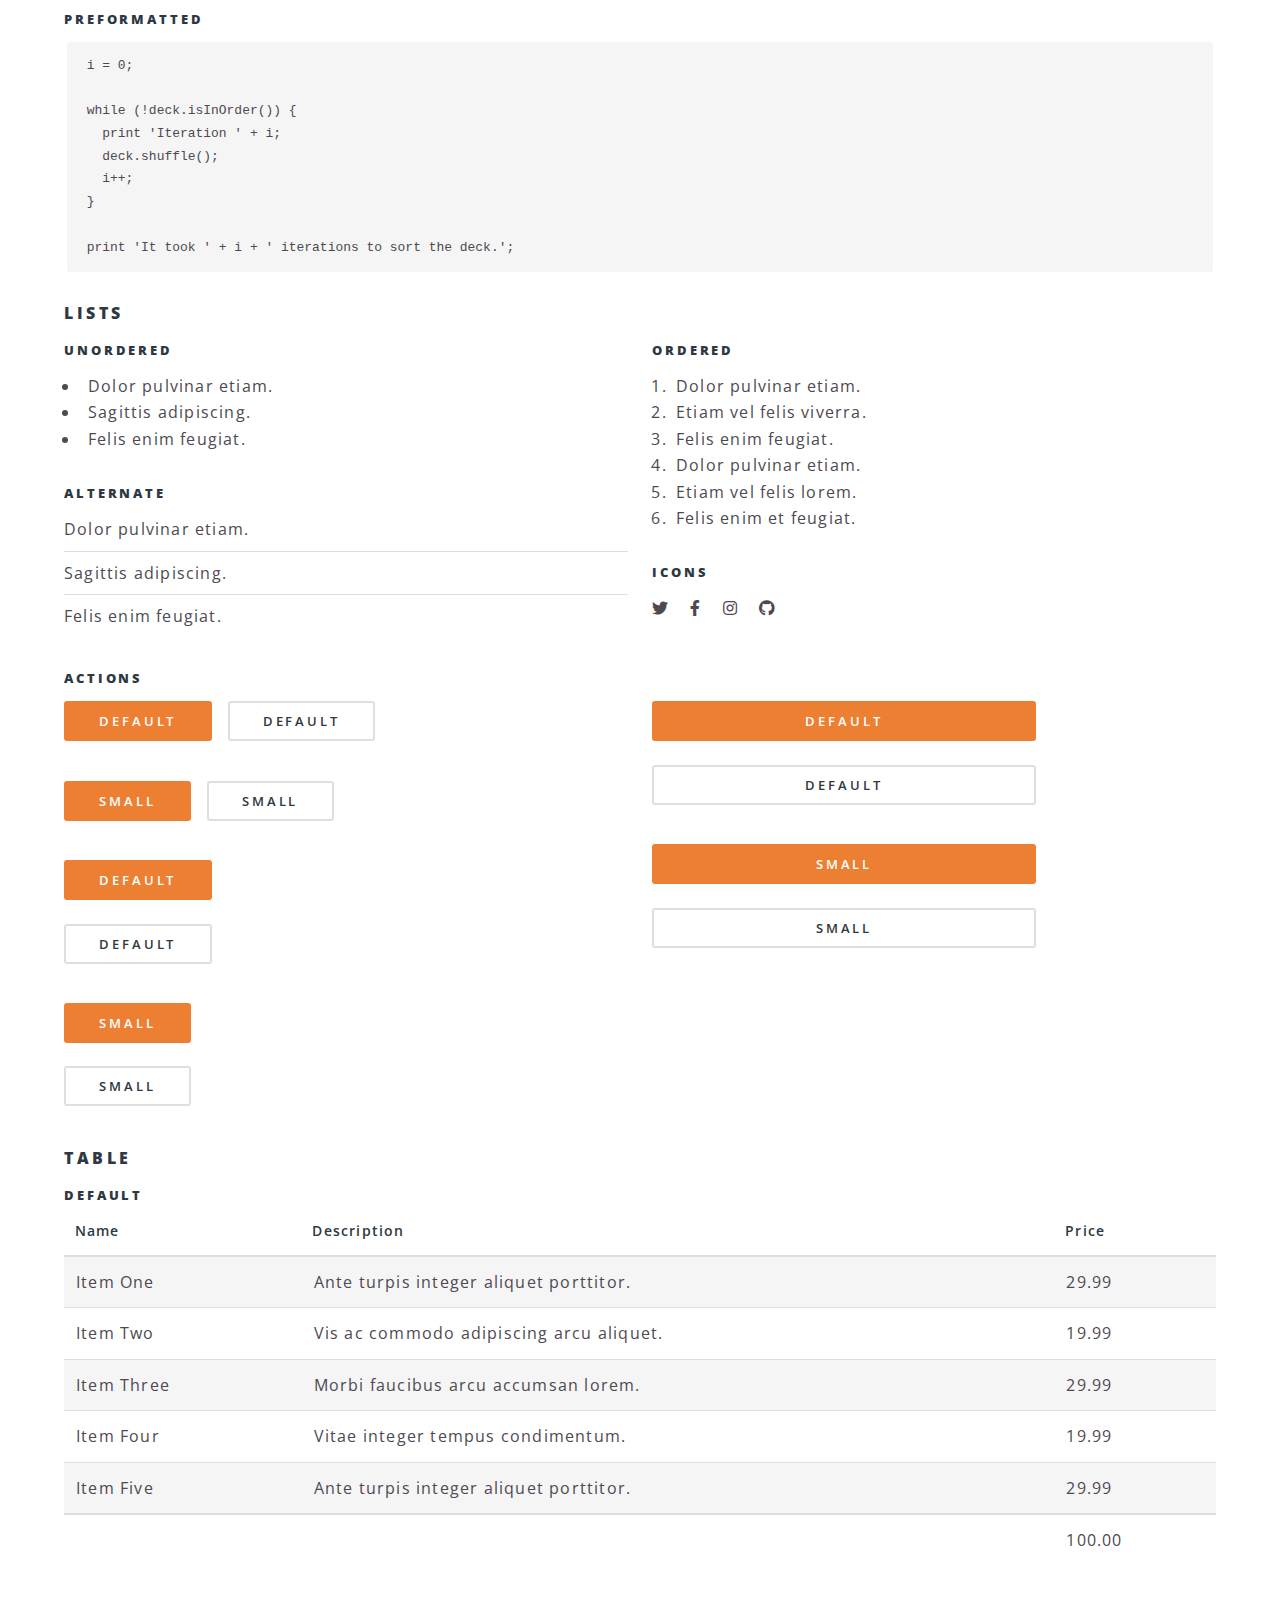
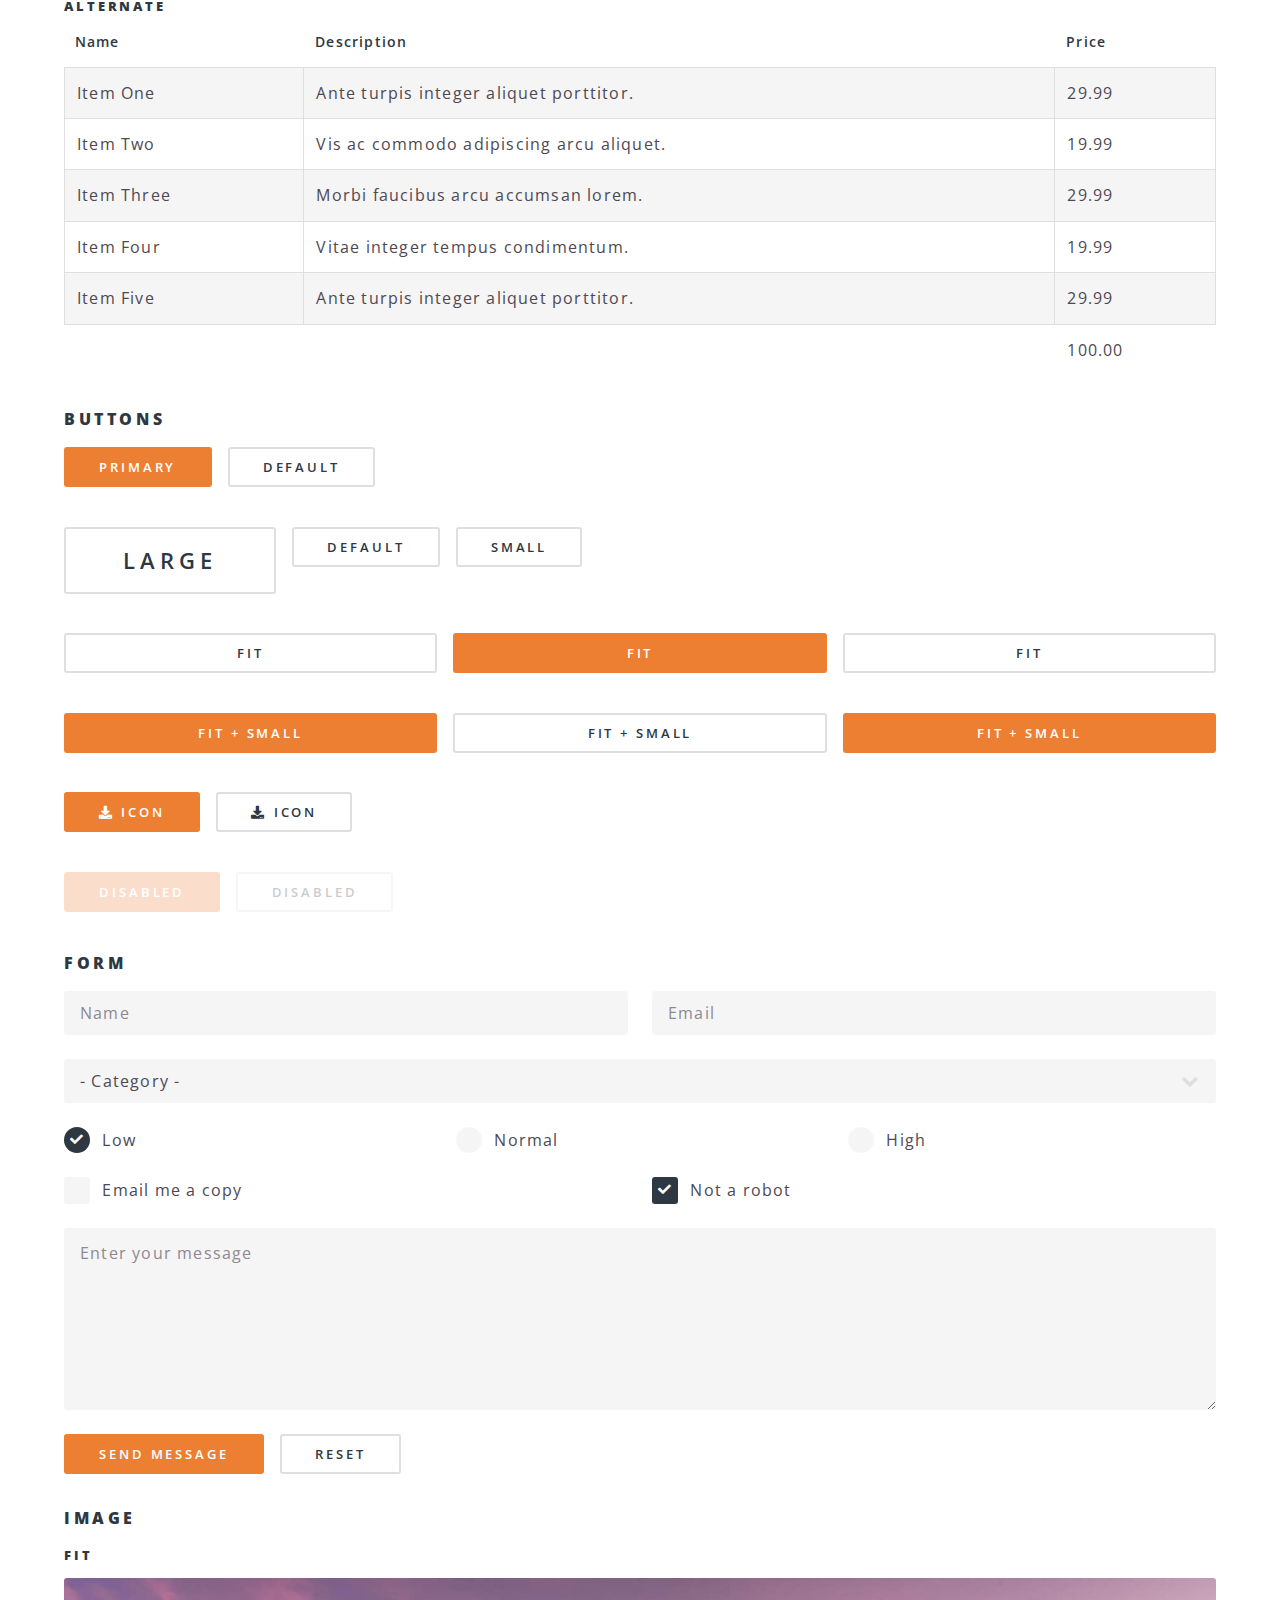
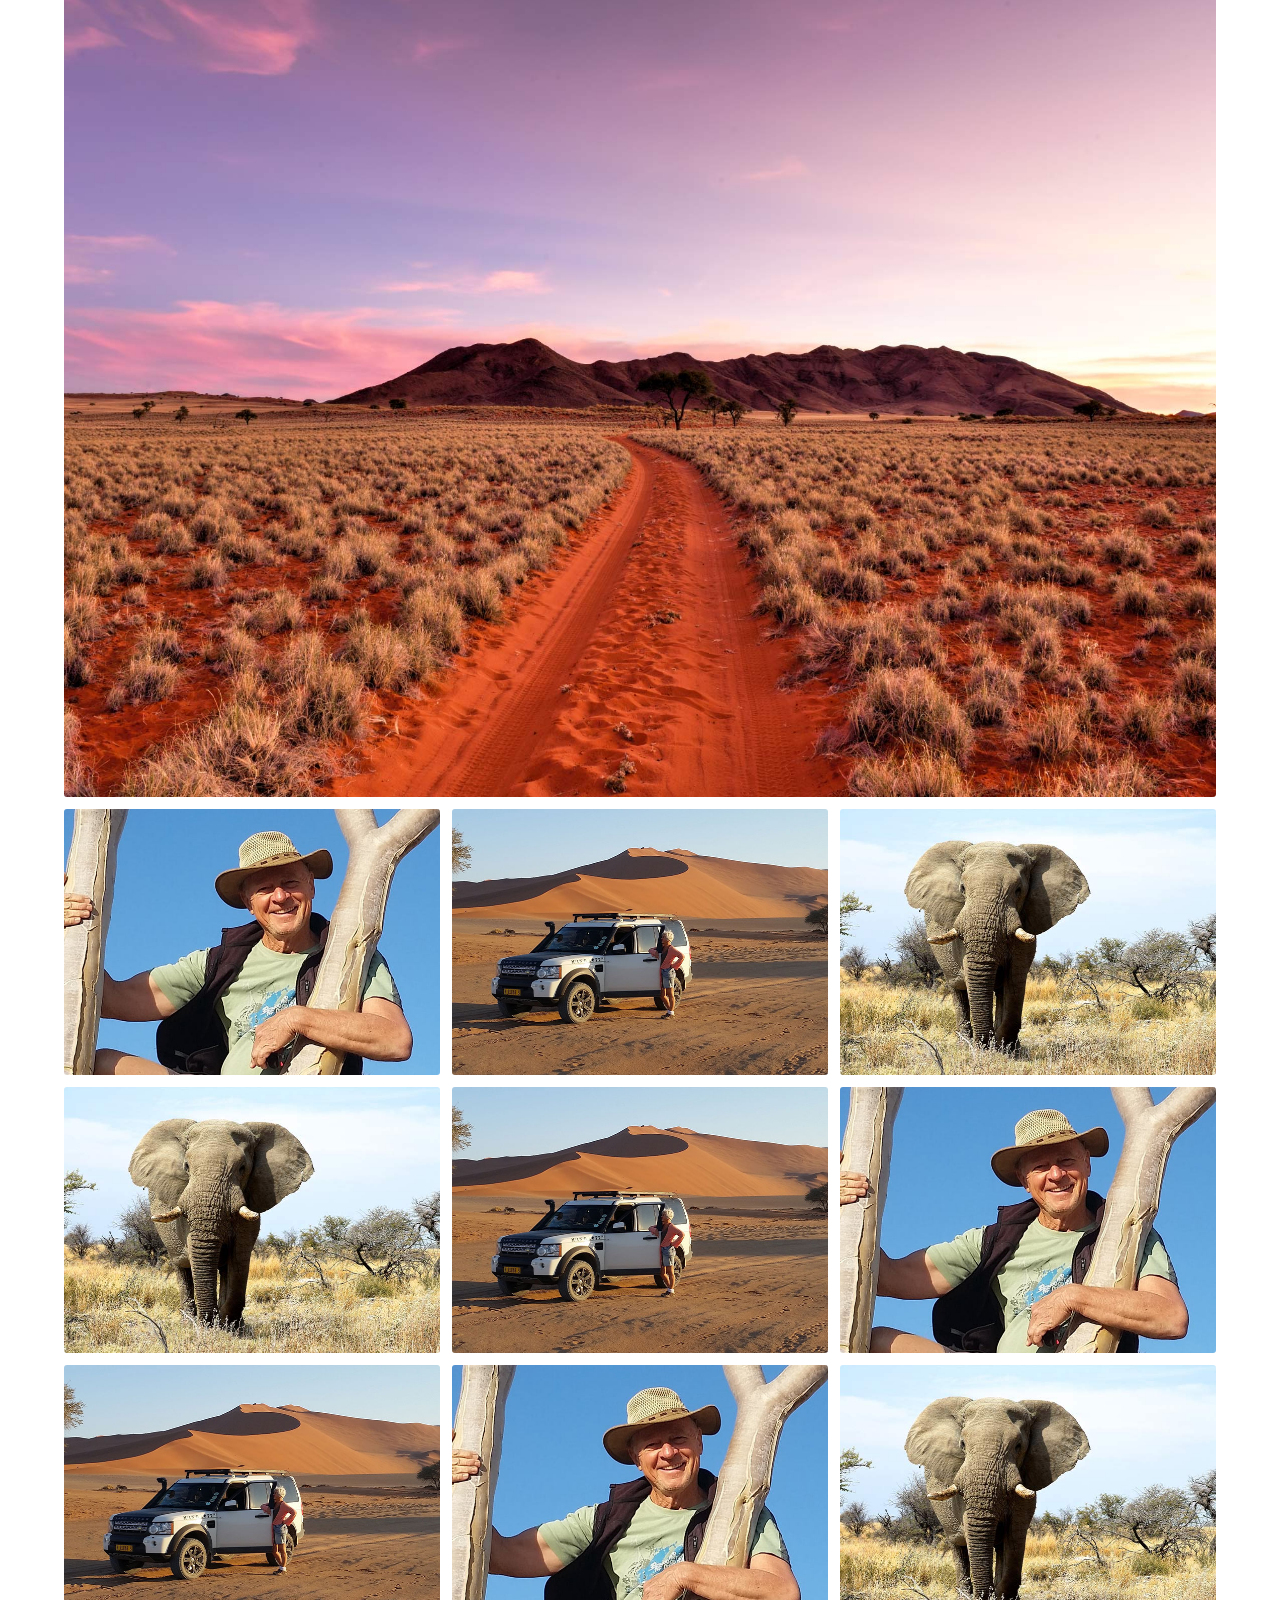
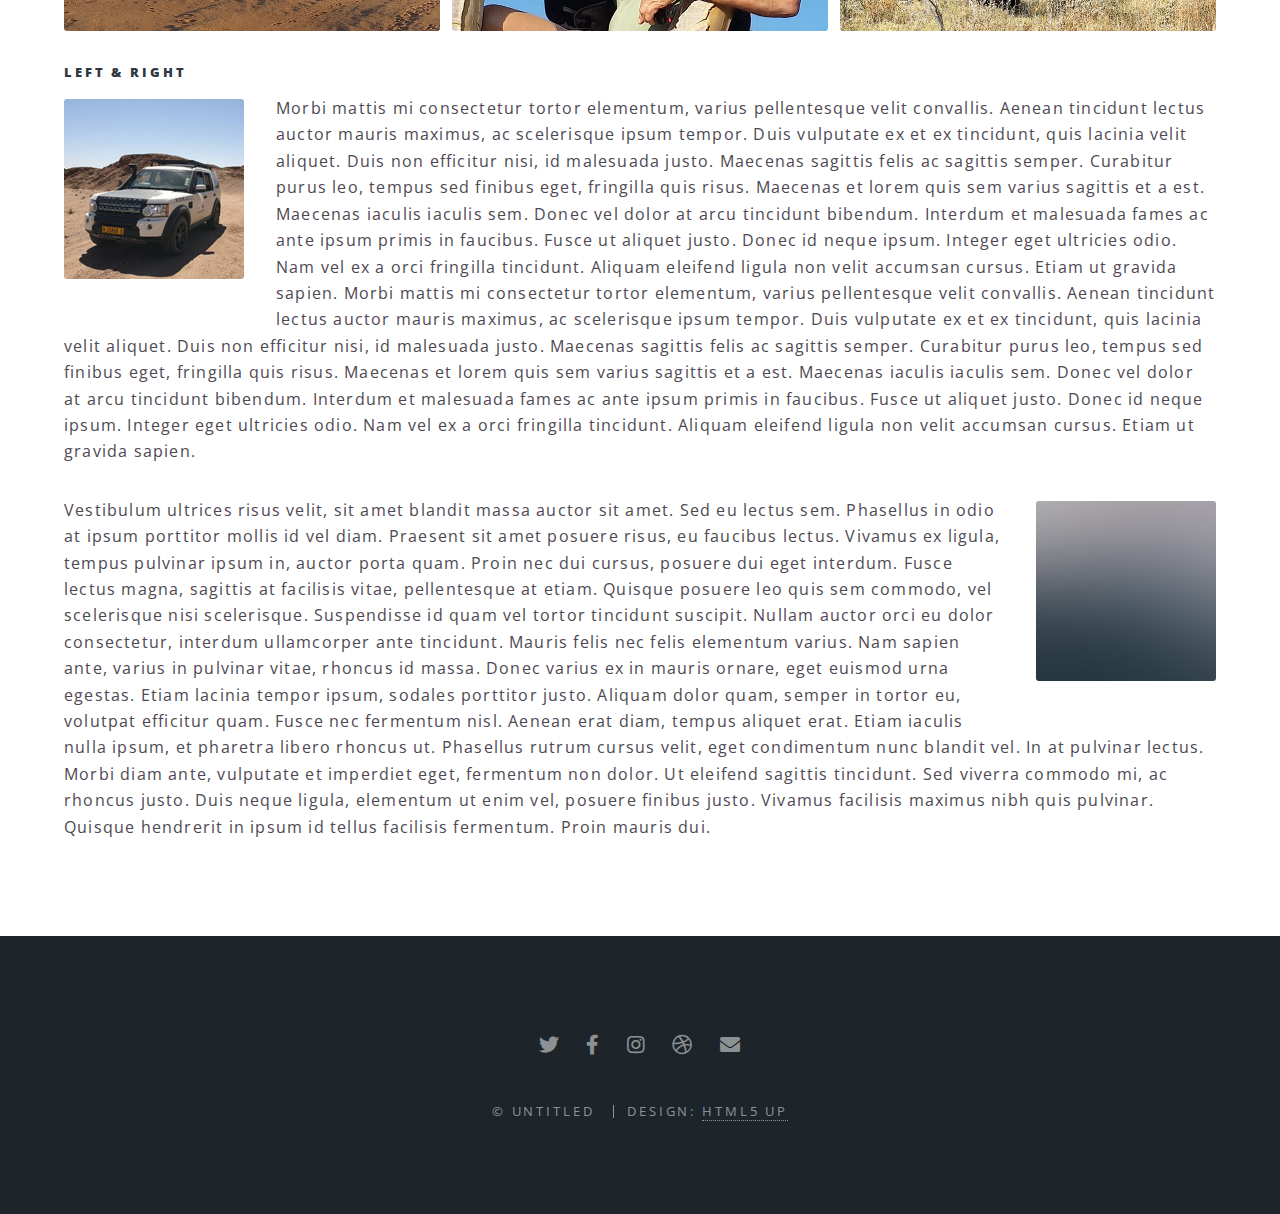
<file: elements.html>
<!DOCTYPE html>
<!--
	Spectral by HTML5 UP
	html5up.net | @ajlkn
	Free for personal and commercial use under the CCA 3.0 license (html5up.net/license)
-->
<html>
  <head>
    <title>Elements - Spectral by HTML5 UP</title>
    <meta charset="utf-8" />
    <meta
      name="viewport"
      content="width=device-width, initial-scale=1, user-scalable=no"
    />
    <link rel="stylesheet" href="assets/css/main.css" />
    <noscript
      ><link rel="stylesheet" href="assets/css/noscript.css"
    /></noscript>
  </head>
  <body class="is-preload">
    <!-- Page Wrapper -->
    <div id="page-wrapper">
      <!-- Header -->
      <header id="header">
        <h1><a href="index.html">Spectral</a></h1>
        <nav id="nav">
          <ul>
            <li id="langSwitch">
              <button data-lang="en" class="active">EN</button>
              <button data-lang="de">DE</button>
            </li>
            <li class="special">
              <a href="#menu" class="menuToggle"><span>Menu</span></a>
              <div id="menu">
                <ul>
                  <li><a href="index.html">Home</a></li>
                  <li><a href="generic.html">Generic</a></li>
                  <li><a href="elements.html">Elements</a></li>
                  <li><a href="#">Sign Up</a></li>
                  <li><a href="#">Log In</a></li>
                </ul>
              </div>
            </li>
          </ul>
        </nav>
      </header>

      <!-- Main -->
      <article id="main">
        <header>
          <h2>Elements</h2>
          <p>Aliquam ut ex ut interdum donec amet imperdiet eleifend</p>
        </header>
        <section class="wrapper style5">
          <div class="inner">
            <section>
              <h4>Text</h4>
              <p>
                This is <b>bold</b> and this is <strong>strong</strong>. This is
                <i>italic</i> and this is <em>emphasized</em>. This is
                <sup>superscript</sup> text and this is
                <sub>subscript</sub> text. This is <u>underlined</u> and this is
                code: <code>for (;;) { ... }</code>. Finally,
                <a href="#">this is a link</a>.
              </p>
              <hr />
              <header>
                <h4>Heading with a Subtitle</h4>
                <p>Lorem ipsum dolor sit amet nullam id egestas urna aliquam</p>
              </header>
              <p>
                Nunc lacinia ante nunc ac lobortis. Interdum adipiscing gravida
                odio porttitor sem non mi integer non faucibus ornare mi ut ante
                amet placerat aliquet. Volutpat eu sed ante lacinia sapien lorem
                accumsan varius montes viverra nibh in adipiscing blandit tempus
                accumsan.
              </p>
              <header>
                <h5>Heading with a Subtitle</h5>
                <p>Lorem ipsum dolor sit amet nullam id egestas urna aliquam</p>
              </header>
              <p>
                Nunc lacinia ante nunc ac lobortis. Interdum adipiscing gravida
                odio porttitor sem non mi integer non faucibus ornare mi ut ante
                amet placerat aliquet. Volutpat eu sed ante lacinia sapien lorem
                accumsan varius montes viverra nibh in adipiscing blandit tempus
                accumsan.
              </p>
              <hr />
              <h2>Heading Level 2</h2>
              <h3>Heading Level 3</h3>
              <h4>Heading Level 4</h4>
              <h5>Heading Level 5</h5>
              <h6>Heading Level 6</h6>
              <hr />
              <h5>Blockquote</h5>
              <blockquote>
                Fringilla nisl. Donec accumsan interdum nisi, quis tincidunt
                felis sagittis eget tempus euismod. Vestibulum ante ipsum primis
                in faucibus vestibulum. Blandit adipiscing eu felis iaculis
                volutpat ac adipiscing accumsan faucibus. Vestibulum ante ipsum
                primis in faucibus lorem ipsum dolor sit amet nullam adipiscing
                eu felis.
              </blockquote>
              <h5>Preformatted</h5>
              <pre><code>i = 0;

while (!deck.isInOrder()) {
  print 'Iteration ' + i;
  deck.shuffle();
  i++;
}

print 'It took ' + i + ' iterations to sort the deck.';</code></pre>
            </section>

            <section>
              <h4>Lists</h4>
              <div class="row">
                <div class="col-6 col-12-medium">
                  <h5>Unordered</h5>
                  <ul>
                    <li>Dolor pulvinar etiam.</li>
                    <li>Sagittis adipiscing.</li>
                    <li>Felis enim feugiat.</li>
                  </ul>
                  <h5>Alternate</h5>
                  <ul class="alt">
                    <li>Dolor pulvinar etiam.</li>
                    <li>Sagittis adipiscing.</li>
                    <li>Felis enim feugiat.</li>
                  </ul>
                </div>
                <div class="col-6 col-12-medium">
                  <h5>Ordered</h5>
                  <ol>
                    <li>Dolor pulvinar etiam.</li>
                    <li>Etiam vel felis viverra.</li>
                    <li>Felis enim feugiat.</li>
                    <li>Dolor pulvinar etiam.</li>
                    <li>Etiam vel felis lorem.</li>
                    <li>Felis enim et feugiat.</li>
                  </ol>
                  <h5>Icons</h5>
                  <ul class="icons">
                    <li>
                      <a href="#" class="icon brands fa-twitter"
                        ><span class="label">Twitter</span></a
                      >
                    </li>
                    <li>
                      <a href="#" class="icon brands fa-facebook-f"
                        ><span class="label">Facebook</span></a
                      >
                    </li>
                    <li>
                      <a href="#" class="icon brands fa-instagram"
                        ><span class="label">Instagram</span></a
                      >
                    </li>
                    <li>
                      <a href="#" class="icon brands fa-github"
                        ><span class="label">Github</span></a
                      >
                    </li>
                  </ul>
                </div>
              </div>
              <h5>Actions</h5>
              <div class="row">
                <div class="col-6 col-12-medium">
                  <ul class="actions">
                    <li><a href="#" class="button primary">Default</a></li>
                    <li><a href="#" class="button">Default</a></li>
                  </ul>
                  <ul class="actions small">
                    <li><a href="#" class="button primary small">Small</a></li>
                    <li><a href="#" class="button small">Small</a></li>
                  </ul>
                  <ul class="actions stacked">
                    <li><a href="#" class="button primary">Default</a></li>
                    <li><a href="#" class="button">Default</a></li>
                  </ul>
                  <ul class="actions stacked">
                    <li><a href="#" class="button primary small">Small</a></li>
                    <li><a href="#" class="button small">Small</a></li>
                  </ul>
                </div>
                <div class="col-6 col-12-medium">
                  <ul class="actions stacked">
                    <li><a href="#" class="button primary fit">Default</a></li>
                    <li><a href="#" class="button fit">Default</a></li>
                  </ul>
                  <ul class="actions stacked">
                    <li>
                      <a href="#" class="button primary small fit">Small</a>
                    </li>
                    <li><a href="#" class="button small fit">Small</a></li>
                  </ul>
                </div>
              </div>
            </section>

            <section>
              <h4>Table</h4>
              <h5>Default</h5>
              <div class="table-wrapper">
                <table>
                  <thead>
                    <tr>
                      <th>Name</th>
                      <th>Description</th>
                      <th>Price</th>
                    </tr>
                  </thead>
                  <tbody>
                    <tr>
                      <td>Item One</td>
                      <td>Ante turpis integer aliquet porttitor.</td>
                      <td>29.99</td>
                    </tr>
                    <tr>
                      <td>Item Two</td>
                      <td>Vis ac commodo adipiscing arcu aliquet.</td>
                      <td>19.99</td>
                    </tr>
                    <tr>
                      <td>Item Three</td>
                      <td>Morbi faucibus arcu accumsan lorem.</td>
                      <td>29.99</td>
                    </tr>
                    <tr>
                      <td>Item Four</td>
                      <td>Vitae integer tempus condimentum.</td>
                      <td>19.99</td>
                    </tr>
                    <tr>
                      <td>Item Five</td>
                      <td>Ante turpis integer aliquet porttitor.</td>
                      <td>29.99</td>
                    </tr>
                  </tbody>
                  <tfoot>
                    <tr>
                      <td colspan="2"></td>
                      <td>100.00</td>
                    </tr>
                  </tfoot>
                </table>
              </div>

              <h5>Alternate</h5>
              <div class="table-wrapper">
                <table class="alt">
                  <thead>
                    <tr>
                      <th>Name</th>
                      <th>Description</th>
                      <th>Price</th>
                    </tr>
                  </thead>
                  <tbody>
                    <tr>
                      <td>Item One</td>
                      <td>Ante turpis integer aliquet porttitor.</td>
                      <td>29.99</td>
                    </tr>
                    <tr>
                      <td>Item Two</td>
                      <td>Vis ac commodo adipiscing arcu aliquet.</td>
                      <td>19.99</td>
                    </tr>
                    <tr>
                      <td>Item Three</td>
                      <td>Morbi faucibus arcu accumsan lorem.</td>
                      <td>29.99</td>
                    </tr>
                    <tr>
                      <td>Item Four</td>
                      <td>Vitae integer tempus condimentum.</td>
                      <td>19.99</td>
                    </tr>
                    <tr>
                      <td>Item Five</td>
                      <td>Ante turpis integer aliquet porttitor.</td>
                      <td>29.99</td>
                    </tr>
                  </tbody>
                  <tfoot>
                    <tr>
                      <td colspan="2"></td>
                      <td>100.00</td>
                    </tr>
                  </tfoot>
                </table>
              </div>
            </section>

            <section>
              <h4>Buttons</h4>
              <ul class="actions">
                <li><a href="#" class="button primary">Primary</a></li>
                <li><a href="#" class="button">Default</a></li>
              </ul>
              <ul class="actions">
                <li><a href="#" class="button large">Large</a></li>
                <li><a href="#" class="button">Default</a></li>
                <li><a href="#" class="button small">Small</a></li>
              </ul>
              <ul class="actions fit">
                <li><a href="#" class="button fit">Fit</a></li>
                <li><a href="#" class="button primary fit">Fit</a></li>
                <li><a href="#" class="button fit">Fit</a></li>
              </ul>
              <ul class="actions fit small">
                <li>
                  <a href="#" class="button primary fit small">Fit + Small</a>
                </li>
                <li><a href="#" class="button fit small">Fit + Small</a></li>
                <li>
                  <a href="#" class="button primary fit small">Fit + Small</a>
                </li>
              </ul>
              <ul class="actions">
                <li>
                  <a href="#" class="button primary icon solid fa-download"
                    >Icon</a
                  >
                </li>
                <li>
                  <a href="#" class="button icon solid fa-download">Icon</a>
                </li>
              </ul>
              <ul class="actions">
                <li><span class="button primary disabled">Disabled</span></li>
                <li><span class="button disabled">Disabled</span></li>
              </ul>
            </section>

            <section>
              <h4>Form</h4>
              <form method="post" action="#">
                <div class="row gtr-uniform">
                  <div class="col-6 col-12-xsmall">
                    <input
                      type="text"
                      name="demo-name"
                      id="demo-name"
                      value=""
                      placeholder="Name"
                    />
                  </div>
                  <div class="col-6 col-12-xsmall">
                    <input
                      type="email"
                      name="demo-email"
                      id="demo-email"
                      value=""
                      placeholder="Email"
                    />
                  </div>
                  <div class="col-12">
                    <select name="demo-category" id="demo-category">
                      <option value="">- Category -</option>
                      <option value="1">Manufacturing</option>
                      <option value="1">Shipping</option>
                      <option value="1">Administration</option>
                      <option value="1">Human Resources</option>
                    </select>
                  </div>
                  <div class="col-4 col-12-small">
                    <input
                      type="radio"
                      id="demo-priority-low"
                      name="demo-priority"
                      checked
                    />
                    <label for="demo-priority-low">Low</label>
                  </div>
                  <div class="col-4 col-12-small">
                    <input
                      type="radio"
                      id="demo-priority-normal"
                      name="demo-priority"
                    />
                    <label for="demo-priority-normal">Normal</label>
                  </div>
                  <div class="col-4 col-12-small">
                    <input
                      type="radio"
                      id="demo-priority-high"
                      name="demo-priority"
                    />
                    <label for="demo-priority-high">High</label>
                  </div>
                  <div class="col-6 col-12-small">
                    <input type="checkbox" id="demo-copy" name="demo-copy" />
                    <label for="demo-copy">Email me a copy</label>
                  </div>
                  <div class="col-6 col-12-small">
                    <input
                      type="checkbox"
                      id="demo-human"
                      name="demo-human"
                      checked
                    />
                    <label for="demo-human">Not a robot</label>
                  </div>
                  <div class="col-12">
                    <textarea
                      name="demo-message"
                      id="demo-message"
                      placeholder="Enter your message"
                      rows="6"
                    ></textarea>
                  </div>
                  <div class="col-12">
                    <ul class="actions">
                      <li>
                        <input
                          type="submit"
                          value="Send Message"
                          class="primary"
                        />
                      </li>
                      <li><input type="reset" value="Reset" /></li>
                    </ul>
                  </div>
                </div>
              </form>
            </section>

            <section>
              <h4>Image</h4>
              <h5>Fit</h5>
              <div class="box alt">
                <div class="row gtr-50 gtr-uniform">
                  <div class="col-12">
                    <span class="image fit"
                      ><img src="images/banner.jpg" alt=""
                    /></span>
                  </div>
                  <div class="col-4">
                    <span class="image fit"
                      ><img src="images/pic01.jpg" alt=""
                    /></span>
                  </div>
                  <div class="col-4">
                    <span class="image fit"
                      ><img src="images/pic02.jpg" alt=""
                    /></span>
                  </div>
                  <div class="col-4">
                    <span class="image fit"
                      ><img src="images/pic03.jpg" alt=""
                    /></span>
                  </div>
                  <div class="col-4">
                    <span class="image fit"
                      ><img src="images/pic03.jpg" alt=""
                    /></span>
                  </div>
                  <div class="col-4">
                    <span class="image fit"
                      ><img src="images/pic02.jpg" alt=""
                    /></span>
                  </div>
                  <div class="col-4">
                    <span class="image fit"
                      ><img src="images/pic01.jpg" alt=""
                    /></span>
                  </div>
                  <div class="col-4">
                    <span class="image fit"
                      ><img src="images/pic02.jpg" alt=""
                    /></span>
                  </div>
                  <div class="col-4">
                    <span class="image fit"
                      ><img src="images/pic01.jpg" alt=""
                    /></span>
                  </div>
                  <div class="col-4">
                    <span class="image fit"
                      ><img src="images/pic03.jpg" alt=""
                    /></span>
                  </div>
                </div>
              </div>
              <h5>Left &amp; Right</h5>
              <p>
                <span class="image left"
                  ><img src="images/pic04.jpg" alt="" /></span
                >Morbi mattis mi consectetur tortor elementum, varius
                pellentesque velit convallis. Aenean tincidunt lectus auctor
                mauris maximus, ac scelerisque ipsum tempor. Duis vulputate ex
                et ex tincidunt, quis lacinia velit aliquet. Duis non efficitur
                nisi, id malesuada justo. Maecenas sagittis felis ac sagittis
                semper. Curabitur purus leo, tempus sed finibus eget, fringilla
                quis risus. Maecenas et lorem quis sem varius sagittis et a est.
                Maecenas iaculis iaculis sem. Donec vel dolor at arcu tincidunt
                bibendum. Interdum et malesuada fames ac ante ipsum primis in
                faucibus. Fusce ut aliquet justo. Donec id neque ipsum. Integer
                eget ultricies odio. Nam vel ex a orci fringilla tincidunt.
                Aliquam eleifend ligula non velit accumsan cursus. Etiam ut
                gravida sapien. Morbi mattis mi consectetur tortor elementum,
                varius pellentesque velit convallis. Aenean tincidunt lectus
                auctor mauris maximus, ac scelerisque ipsum tempor. Duis
                vulputate ex et ex tincidunt, quis lacinia velit aliquet. Duis
                non efficitur nisi, id malesuada justo. Maecenas sagittis felis
                ac sagittis semper. Curabitur purus leo, tempus sed finibus
                eget, fringilla quis risus. Maecenas et lorem quis sem varius
                sagittis et a est. Maecenas iaculis iaculis sem. Donec vel dolor
                at arcu tincidunt bibendum. Interdum et malesuada fames ac ante
                ipsum primis in faucibus. Fusce ut aliquet justo. Donec id neque
                ipsum. Integer eget ultricies odio. Nam vel ex a orci fringilla
                tincidunt. Aliquam eleifend ligula non velit accumsan cursus.
                Etiam ut gravida sapien.
              </p>
              <p>
                <span class="image right"
                  ><img src="images/pic05.jpg" alt="" /></span
                >Vestibulum ultrices risus velit, sit amet blandit massa auctor
                sit amet. Sed eu lectus sem. Phasellus in odio at ipsum
                porttitor mollis id vel diam. Praesent sit amet posuere risus,
                eu faucibus lectus. Vivamus ex ligula, tempus pulvinar ipsum in,
                auctor porta quam. Proin nec dui cursus, posuere dui eget
                interdum. Fusce lectus magna, sagittis at facilisis vitae,
                pellentesque at etiam. Quisque posuere leo quis sem commodo, vel
                scelerisque nisi scelerisque. Suspendisse id quam vel tortor
                tincidunt suscipit. Nullam auctor orci eu dolor consectetur,
                interdum ullamcorper ante tincidunt. Mauris felis nec felis
                elementum varius. Nam sapien ante, varius in pulvinar vitae,
                rhoncus id massa. Donec varius ex in mauris ornare, eget euismod
                urna egestas. Etiam lacinia tempor ipsum, sodales porttitor
                justo. Aliquam dolor quam, semper in tortor eu, volutpat
                efficitur quam. Fusce nec fermentum nisl. Aenean erat diam,
                tempus aliquet erat. Etiam iaculis nulla ipsum, et pharetra
                libero rhoncus ut. Phasellus rutrum cursus velit, eget
                condimentum nunc blandit vel. In at pulvinar lectus. Morbi diam
                ante, vulputate et imperdiet eget, fermentum non dolor. Ut
                eleifend sagittis tincidunt. Sed viverra commodo mi, ac rhoncus
                justo. Duis neque ligula, elementum ut enim vel, posuere finibus
                justo. Vivamus facilisis maximus nibh quis pulvinar. Quisque
                hendrerit in ipsum id tellus facilisis fermentum. Proin mauris
                dui.
              </p>
            </section>
          </div>
        </section>
      </article>

      <!-- Footer -->
      <footer id="footer">
        <ul class="icons">
          <li>
            <a href="#" class="icon brands fa-twitter"
              ><span class="label">Twitter</span></a
            >
          </li>
          <li>
            <a href="#" class="icon brands fa-facebook-f"
              ><span class="label">Facebook</span></a
            >
          </li>
          <li>
            <a href="#" class="icon brands fa-instagram"
              ><span class="label">Instagram</span></a
            >
          </li>
          <li>
            <a href="#" class="icon brands fa-dribbble"
              ><span class="label">Dribbble</span></a
            >
          </li>
          <li>
            <a href="#" class="icon solid fa-envelope"
              ><span class="label">Email</span></a
            >
          </li>
        </ul>
        <ul class="copyright">
          <li>&copy; Untitled</li>
          <li>Design: <a href="http://html5up.net">HTML5 UP</a></li>
        </ul>
      </footer>
    </div>

    <!-- Scripts -->
    <script src="assets/js/jquery.min.js"></script>
    <script src="assets/js/jquery.scrollex.min.js"></script>
    <script src="assets/js/jquery.scrolly.min.js"></script>
    <script src="assets/js/browser.min.js"></script>
    <script src="assets/js/breakpoints.min.js"></script>
    <script src="assets/js/util.js"></script>
    <script src="assets/js/main.js"></script>
  </body>
</html>
</file>
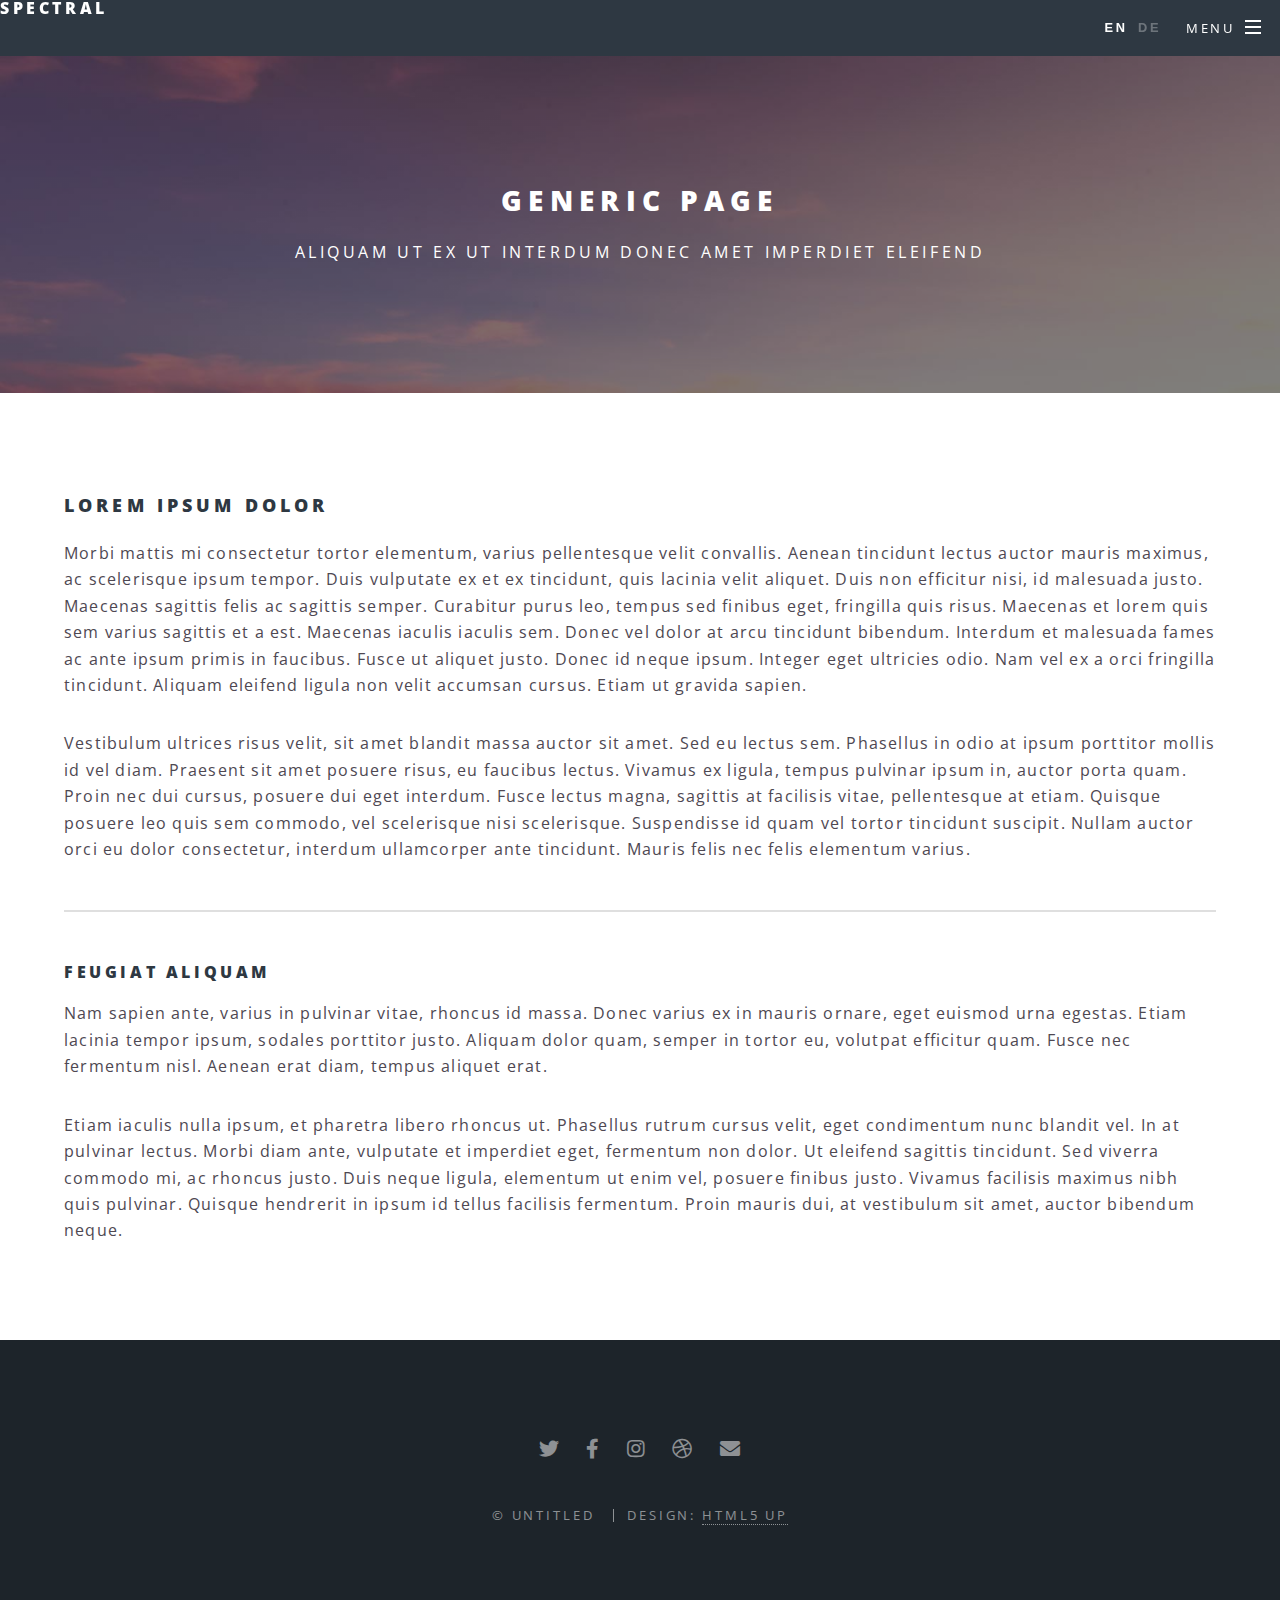
<file: generic.html>
<!DOCTYPE html>
<!--
	Spectral by HTML5 UP
	html5up.net | @ajlkn
	Free for personal and commercial use under the CCA 3.0 license (html5up.net/license)
-->
<html>
  <head>
    <title>Generic - Spectral by HTML5 UP</title>
    <meta charset="utf-8" />
    <meta
      name="viewport"
      content="width=device-width, initial-scale=1, user-scalable=no"
    />
    <link rel="stylesheet" href="assets/css/main.css" />
    <noscript
      ><link rel="stylesheet" href="assets/css/noscript.css"
    /></noscript>
  </head>
  <body class="is-preload">
    <!-- Page Wrapper -->
    <div id="page-wrapper">
      <!-- Header -->
      <header id="header">
        <h1><a href="index.html">Spectral</a></h1>
        <nav id="nav">
          <ul>
            <li id="langSwitch">
              <button data-lang="en" class="active">EN</button>
              <button data-lang="de">DE</button>
            </li>
            <li class="special">
              <a href="#menu" class="menuToggle"><span>Menu</span></a>
              <div id="menu">
                <ul>
                  <li><a href="index.html">Home</a></li>
                  <li><a href="generic.html">Generic</a></li>
                  <li><a href="elements.html">Elements</a></li>
                  <li><a href="#">Sign Up</a></li>
                  <li><a href="#">Log In</a></li>
                </ul>
              </div>
            </li>
          </ul>
        </nav>
      </header>

      <!-- Main -->
      <article id="main">
        <header>
          <h2>Generic Page</h2>
          <p>Aliquam ut ex ut interdum donec amet imperdiet eleifend</p>
        </header>
        <section class="wrapper style5">
          <div class="inner">
            <h3>Lorem ipsum dolor</h3>
            <p>
              Morbi mattis mi consectetur tortor elementum, varius pellentesque
              velit convallis. Aenean tincidunt lectus auctor mauris maximus, ac
              scelerisque ipsum tempor. Duis vulputate ex et ex tincidunt, quis
              lacinia velit aliquet. Duis non efficitur nisi, id malesuada
              justo. Maecenas sagittis felis ac sagittis semper. Curabitur purus
              leo, tempus sed finibus eget, fringilla quis risus. Maecenas et
              lorem quis sem varius sagittis et a est. Maecenas iaculis iaculis
              sem. Donec vel dolor at arcu tincidunt bibendum. Interdum et
              malesuada fames ac ante ipsum primis in faucibus. Fusce ut aliquet
              justo. Donec id neque ipsum. Integer eget ultricies odio. Nam vel
              ex a orci fringilla tincidunt. Aliquam eleifend ligula non velit
              accumsan cursus. Etiam ut gravida sapien.
            </p>

            <p>
              Vestibulum ultrices risus velit, sit amet blandit massa auctor sit
              amet. Sed eu lectus sem. Phasellus in odio at ipsum porttitor
              mollis id vel diam. Praesent sit amet posuere risus, eu faucibus
              lectus. Vivamus ex ligula, tempus pulvinar ipsum in, auctor porta
              quam. Proin nec dui cursus, posuere dui eget interdum. Fusce
              lectus magna, sagittis at facilisis vitae, pellentesque at etiam.
              Quisque posuere leo quis sem commodo, vel scelerisque nisi
              scelerisque. Suspendisse id quam vel tortor tincidunt suscipit.
              Nullam auctor orci eu dolor consectetur, interdum ullamcorper ante
              tincidunt. Mauris felis nec felis elementum varius.
            </p>

            <hr />

            <h4>Feugiat aliquam</h4>
            <p>
              Nam sapien ante, varius in pulvinar vitae, rhoncus id massa. Donec
              varius ex in mauris ornare, eget euismod urna egestas. Etiam
              lacinia tempor ipsum, sodales porttitor justo. Aliquam dolor quam,
              semper in tortor eu, volutpat efficitur quam. Fusce nec fermentum
              nisl. Aenean erat diam, tempus aliquet erat.
            </p>

            <p>
              Etiam iaculis nulla ipsum, et pharetra libero rhoncus ut.
              Phasellus rutrum cursus velit, eget condimentum nunc blandit vel.
              In at pulvinar lectus. Morbi diam ante, vulputate et imperdiet
              eget, fermentum non dolor. Ut eleifend sagittis tincidunt. Sed
              viverra commodo mi, ac rhoncus justo. Duis neque ligula, elementum
              ut enim vel, posuere finibus justo. Vivamus facilisis maximus nibh
              quis pulvinar. Quisque hendrerit in ipsum id tellus facilisis
              fermentum. Proin mauris dui, at vestibulum sit amet, auctor
              bibendum neque.
            </p>
          </div>
        </section>
      </article>

      <!-- Footer -->
      <footer id="footer">
        <ul class="icons">
          <li>
            <a href="#" class="icon brands fa-twitter"
              ><span class="label">Twitter</span></a
            >
          </li>
          <li>
            <a href="#" class="icon brands fa-facebook-f"
              ><span class="label">Facebook</span></a
            >
          </li>
          <li>
            <a href="#" class="icon brands fa-instagram"
              ><span class="label">Instagram</span></a
            >
          </li>
          <li>
            <a href="#" class="icon brands fa-dribbble"
              ><span class="label">Dribbble</span></a
            >
          </li>
          <li>
            <a href="#" class="icon solid fa-envelope"
              ><span class="label">Email</span></a
            >
          </li>
        </ul>
        <ul class="copyright">
          <li>&copy; Untitled</li>
          <li>Design: <a href="http://html5up.net">HTML5 UP</a></li>
        </ul>
      </footer>
    </div>

    <!-- Scripts -->
    <script src="assets/js/jquery.min.js"></script>
    <script src="assets/js/jquery.scrollex.min.js"></script>
    <script src="assets/js/jquery.scrolly.min.js"></script>
    <script src="assets/js/browser.min.js"></script>
    <script src="assets/js/breakpoints.min.js"></script>
    <script src="assets/js/util.js"></script>
    <script src="assets/js/main.js"></script>
  </body>
</html>
</file>
<file: assets/css/noscript.css>
/*
	Spectral by HTML5 UP
	html5up.net | @ajlkn
	Free for personal and commercial use under the CCA 3.0 license (html5up.net/license)
*/

/* Banner */

	body.is-preload #banner h2 {
		-moz-transform: none;
		-webkit-transform: none;
		-ms-transform: none;
		transform: none;
		opacity: 1;
	}

		body.is-preload #banner h2:before, body.is-preload #banner h2:after {
			width: 100%;
		}

	body.is-preload #banner .more {
		-moz-transform: none;
		-webkit-transform: none;
		-ms-transform: none;
		transform: none;
		opacity: 1;
	}

	body.is-preload #banner:after {
		opacity: 0;
	}
</file>
<file: assets/css/main.css>
@import url(fontawesome-all.min.css);
@import url("https://fonts.googleapis.com/css?family=Open+Sans:400,400italic,600,600italic,800,800italic");

/*
	Spectral by HTML5 UP
	html5up.net | @ajlkn
	Free for personal and commercial use under the CCA 3.0 license (html5up.net/license)
*/

html, body, div, span, applet, object,
iframe, h1, h2, h3, h4, h5, h6, p, blockquote,
pre, a, abbr, acronym, address, big, cite,
code, del, dfn, em, img, ins, kbd, q, s, samp,
small, strike, strong, sub, sup, tt, var, b,
u, i, center, dl, dt, dd, ol, ul, li, fieldset,
form, label, legend, table, caption, tbody,
tfoot, thead, tr, th, td, article, aside,
canvas, details, embed, figure, figcaption,
footer, header, hgroup, menu, nav, output, ruby,
section, summary, time, mark, audio, video {
	margin: 0;
	padding: 0;
	border: 0;
	font-size: 100%;
	font: inherit;
	vertical-align: baseline;}

article, aside, details, figcaption, figure,
footer, header, hgroup, menu, nav, section {
	display: block;}

body {
	line-height: 1;
}

ol, ul {
	list-style: none;
}

blockquote, q {
	quotes: none;
}

	blockquote:before, blockquote:after, q:before, q:after {
		content: '';
		content: none;
	}

table {
	border-collapse: collapse;
	border-spacing: 0;
}

body {
	-webkit-text-size-adjust: none;
}

mark {
	background-color: transparent;
	color: inherit;
}

input::-moz-focus-inner {
	border: 0;
	padding: 0;
}

input, select, textarea {
	-moz-appearance: none;
	-webkit-appearance: none;
	-ms-appearance: none;
	appearance: none;
}

/* Basic */

	@-ms-viewport {
		width: device-width;
	}

	html {
		box-sizing: border-box;
	}

	*, *:before, *:after {
		box-sizing: inherit;
	}

	body {
		background: #2e3842;
	}

		body.is-preload *, body.is-preload *:before, body.is-preload *:after {
			-moz-animation: none !important;
			-webkit-animation: none !important;
			-ms-animation: none !important;
			animation: none !important;
			-moz-transition: none !important;
			-webkit-transition: none !important;
			-ms-transition: none !important;
			transition: none !important;
		}

	body, input, select, textarea {
		color: #fff;
		font-family: "Open Sans", Helvetica, sans-serif;
		font-size: 15pt;
		font-weight: 400;
		letter-spacing: 0.075em;
		line-height: 1.65em;
	}

		@media screen and (max-width: 1680px) {

			body, input, select, textarea {
				font-size: 13pt;
			}

		}

		@media screen and (max-width: 1280px) {

			body, input, select, textarea {
				font-size: 12pt;
			}

		}

		@media screen and (max-width: 736px) {

			body, input, select, textarea {
				font-size: 11pt;
				letter-spacing: 0.0375em;
			}

		}

	a {
		-moz-transition: color 0.2s ease, border-bottom-color 0.2s ease;
		-webkit-transition: color 0.2s ease, border-bottom-color 0.2s ease;
		-ms-transition: color 0.2s ease, border-bottom-color 0.2s ease;
		transition: color 0.2s ease, border-bottom-color 0.2s ease;
		border-bottom: dotted 1px;
		color: inherit;
		text-decoration: none;
	}

		a:hover {
			border-bottom-color: transparent;
		}

	strong, b {
		color: #fff;
		font-weight: 600;
	}

	em, i {
		font-style: italic;
	}

	p {
		margin: 0 0 2em 0;
	}

	h1, h2, h3, h4, h5, h6 {
		color: #fff;
		font-weight: 800;
		letter-spacing: 0.225em;
		line-height: 1em;
		margin: 0 0 1em 0;
		text-transform: uppercase;
	}

		h1 a, h2 a, h3 a, h4 a, h5 a, h6 a {
			color: inherit;
			text-decoration: none;
		}

	h2 {
		font-size: 1.35em;
		line-height: 1.75em;
	}

		@media screen and (max-width: 736px) {

			h2 {
				font-size: 1.1em;
				line-height: 1.65em;
			}

		}

	h3 {
		font-size: 1.15em;
		line-height: 1.75em;
	}

		@media screen and (max-width: 736px) {

			h3 {
				font-size: 1em;
				line-height: 1.65em;
			}

		}

	h4 {
		font-size: 1em;
		line-height: 1.5em;
	}

	h5 {
		font-size: 0.8em;
		line-height: 1.5em;
	}

	h6 {
		font-size: 0.7em;
		line-height: 1.5em;
	}

	sub {
		font-size: 0.8em;
		position: relative;
		top: 0.5em;
	}

	sup {
		font-size: 0.8em;
		position: relative;
		top: -0.5em;
	}

	hr {
		border: 0;
		border-bottom: solid 2px #fff;
		margin: 3em 0;
	}

		hr.major {
			margin: 4.5em 0;
		}

	blockquote {
		border-left: solid 4px #fff;
		font-style: italic;
		margin: 0 0 2em 0;
		padding: 0.5em 0 0.5em 2em;
	}

	code {
		background: rgba(144, 144, 144, 0.25);
		border-radius: 3px;
		font-family: "Courier New", monospace;
		font-size: 0.9em;
		letter-spacing: 0;
		margin: 0 0.25em;
		padding: 0.25em 0.65em;
	}

	pre {
		-webkit-overflow-scrolling: touch;
		font-family: "Courier New", monospace;
		font-size: 0.9em;
		margin: 0 0 2em 0;
	}

		pre code {
			display: block;
			line-height: 1.75em;
			padding: 1em 1.5em;
			overflow-x: auto;
		}

	.align-left {
		text-align: left;
	}

	.align-center {
		text-align: center;
	}

	.align-right {
		text-align: right;
	}

/* Row */

	.row {
		display: flex;
		flex-wrap: wrap;
		box-sizing: border-box;
		align-items: stretch;
	}

		.row > * {
			box-sizing: border-box;
		}

		.row.gtr-uniform > * > :last-child {
			margin-bottom: 0;
		}

		.row.aln-left {
			justify-content: flex-start;
		}

		.row.aln-center {
			justify-content: center;
		}

		.row.aln-right {
			justify-content: flex-end;
		}

		.row.aln-top {
			align-items: flex-start;
		}

		.row.aln-middle {
			align-items: center;
		}

		.row.aln-bottom {
			align-items: flex-end;
		}

		.row > .imp {
			order: -1;
		}

		.row > .col-1 {
			width: 8.33333%;
		}

		.row > .off-1 {
			margin-left: 8.33333%;
		}

		.row > .col-2 {
			width: 16.66667%;
		}

		.row > .off-2 {
			margin-left: 16.66667%;
		}

		.row > .col-3 {
			width: 25%;
		}

		.row > .off-3 {
			margin-left: 25%;
		}

		.row > .col-4 {
			width: 33.33333%;
		}

		.row > .off-4 {
			margin-left: 33.33333%;
		}

		.row > .col-5 {
			width: 41.66667%;
		}

		.row > .off-5 {
			margin-left: 41.66667%;
		}

		.row > .col-6 {
			width: 50%;
		}

		.row > .off-6 {
			margin-left: 50%;
		}

		.row > .col-7 {
			width: 58.33333%;
		}

		.row > .off-7 {
			margin-left: 58.33333%;
		}

		.row > .col-8 {
			width: 66.66667%;
		}

		.row > .off-8 {
			margin-left: 66.66667%;
		}

		.row > .col-9 {
			width: 75%;
		}

		.row > .off-9 {
			margin-left: 75%;
		}

		.row > .col-10 {
			width: 83.33333%;
		}

		.row > .off-10 {
			margin-left: 83.33333%;
		}

		.row > .col-11 {
			width: 91.66667%;
		}

		.row > .off-11 {
			margin-left: 91.66667%;
		}

		.row > .col-12 {
			width: 100%;
		}

		.row > .off-12 {
			margin-left: 100%;
		}

		.row.gtr-0 {
			margin-top: 0;
			margin-left: 0em;
		}

			.row.gtr-0 > * {
				padding: 0 0 0 0em;
			}

			.row.gtr-0.gtr-uniform {
				margin-top: 0em;
			}

				.row.gtr-0.gtr-uniform > * {
					padding-top: 0em;
				}

		.row.gtr-25 {
			margin-top: 0;
			margin-left: -0.375em;
		}

			.row.gtr-25 > * {
				padding: 0 0 0 0.375em;
			}

			.row.gtr-25.gtr-uniform {
				margin-top: -0.375em;
			}

				.row.gtr-25.gtr-uniform > * {
					padding-top: 0.375em;
				}

		.row.gtr-50 {
			margin-top: 0;
			margin-left: -0.75em;
		}

			.row.gtr-50 > * {
				padding: 0 0 0 0.75em;
			}

			.row.gtr-50.gtr-uniform {
				margin-top: -0.75em;
			}

				.row.gtr-50.gtr-uniform > * {
					padding-top: 0.75em;
				}

		.row {
			margin-top: 0;
			margin-left: -1.5em;
		}

			.row > * {
				padding: 0 0 0 1.5em;
			}

			.row.gtr-uniform {
				margin-top: -1.5em;
			}

				.row.gtr-uniform > * {
					padding-top: 1.5em;
				}

		.row.gtr-150 {
			margin-top: 0;
			margin-left: -2.25em;
		}

			.row.gtr-150 > * {
				padding: 0 0 0 2.25em;
			}

			.row.gtr-150.gtr-uniform {
				margin-top: -2.25em;
			}

				.row.gtr-150.gtr-uniform > * {
					padding-top: 2.25em;
				}

		.row.gtr-200 {
			margin-top: 0;
			margin-left: -3em;
		}

			.row.gtr-200 > * {
				padding: 0 0 0 3em;
			}

			.row.gtr-200.gtr-uniform {
				margin-top: -3em;
			}

				.row.gtr-200.gtr-uniform > * {
					padding-top: 3em;
				}

		@media screen and (max-width: 1680px) {

			.row {
				display: flex;
				flex-wrap: wrap;
				box-sizing: border-box;
				align-items: stretch;
			}

				.row > * {
					box-sizing: border-box;
				}

				.row.gtr-uniform > * > :last-child {
					margin-bottom: 0;
				}

				.row.aln-left {
					justify-content: flex-start;
				}

				.row.aln-center {
					justify-content: center;
				}

				.row.aln-right {
					justify-content: flex-end;
				}

				.row.aln-top {
					align-items: flex-start;
				}

				.row.aln-middle {
					align-items: center;
				}

				.row.aln-bottom {
					align-items: flex-end;
				}

				.row > .imp-xlarge {
					order: -1;
				}

				.row > .col-1-xlarge {
					width: 8.33333%;
				}

				.row > .off-1-xlarge {
					margin-left: 8.33333%;
				}

				.row > .col-2-xlarge {
					width: 16.66667%;
				}

				.row > .off-2-xlarge {
					margin-left: 16.66667%;
				}

				.row > .col-3-xlarge {
					width: 25%;
				}

				.row > .off-3-xlarge {
					margin-left: 25%;
				}

				.row > .col-4-xlarge {
					width: 33.33333%;
				}

				.row > .off-4-xlarge {
					margin-left: 33.33333%;
				}

				.row > .col-5-xlarge {
					width: 41.66667%;
				}

				.row > .off-5-xlarge {
					margin-left: 41.66667%;
				}

				.row > .col-6-xlarge {
					width: 50%;
				}

				.row > .off-6-xlarge {
					margin-left: 50%;
				}

				.row > .col-7-xlarge {
					width: 58.33333%;
				}

				.row > .off-7-xlarge {
					margin-left: 58.33333%;
				}

				.row > .col-8-xlarge {
					width: 66.66667%;
				}

				.row > .off-8-xlarge {
					margin-left: 66.66667%;
				}

				.row > .col-9-xlarge {
					width: 75%;
				}

				.row > .off-9-xlarge {
					margin-left: 75%;
				}

				.row > .col-10-xlarge {
					width: 83.33333%;
				}

				.row > .off-10-xlarge {
					margin-left: 83.33333%;
				}

				.row > .col-11-xlarge {
					width: 91.66667%;
				}

				.row > .off-11-xlarge {
					margin-left: 91.66667%;
				}

				.row > .col-12-xlarge {
					width: 100%;
				}

				.row > .off-12-xlarge {
					margin-left: 100%;
				}

				.row.gtr-0 {
					margin-top: 0;
					margin-left: 0em;
				}

					.row.gtr-0 > * {
						padding: 0 0 0 0em;
					}

					.row.gtr-0.gtr-uniform {
						margin-top: 0em;
					}

						.row.gtr-0.gtr-uniform > * {
							padding-top: 0em;
						}

				.row.gtr-25 {
					margin-top: 0;
					margin-left: -0.375em;
				}

					.row.gtr-25 > * {
						padding: 0 0 0 0.375em;
					}

					.row.gtr-25.gtr-uniform {
						margin-top: -0.375em;
					}

						.row.gtr-25.gtr-uniform > * {
							padding-top: 0.375em;
						}

				.row.gtr-50 {
					margin-top: 0;
					margin-left: -0.75em;
				}

					.row.gtr-50 > * {
						padding: 0 0 0 0.75em;
					}

					.row.gtr-50.gtr-uniform {
						margin-top: -0.75em;
					}

						.row.gtr-50.gtr-uniform > * {
							padding-top: 0.75em;
						}

				.row {
					margin-top: 0;
					margin-left: -1.5em;
				}

					.row > * {
						padding: 0 0 0 1.5em;
					}

					.row.gtr-uniform {
						margin-top: -1.5em;
					}

						.row.gtr-uniform > * {
							padding-top: 1.5em;
						}

				.row.gtr-150 {
					margin-top: 0;
					margin-left: -2.25em;
				}

					.row.gtr-150 > * {
						padding: 0 0 0 2.25em;
					}

					.row.gtr-150.gtr-uniform {
						margin-top: -2.25em;
					}

						.row.gtr-150.gtr-uniform > * {
							padding-top: 2.25em;
						}

				.row.gtr-200 {
					margin-top: 0;
					margin-left: -3em;
				}

					.row.gtr-200 > * {
						padding: 0 0 0 3em;
					}

					.row.gtr-200.gtr-uniform {
						margin-top: -3em;
					}

						.row.gtr-200.gtr-uniform > * {
							padding-top: 3em;
						}

		}

		@media screen and (max-width: 1280px) {

			.row {
				display: flex;
				flex-wrap: wrap;
				box-sizing: border-box;
				align-items: stretch;
			}

				.row > * {
					box-sizing: border-box;
				}

				.row.gtr-uniform > * > :last-child {
					margin-bottom: 0;
				}

				.row.aln-left {
					justify-content: flex-start;
				}

				.row.aln-center {
					justify-content: center;
				}

				.row.aln-right {
					justify-content: flex-end;
				}

				.row.aln-top {
					align-items: flex-start;
				}

				.row.aln-middle {
					align-items: center;
				}

				.row.aln-bottom {
					align-items: flex-end;
				}

				.row > .imp-large {
					order: -1;
				}

				.row > .col-1-large {
					width: 8.33333%;
				}

				.row > .off-1-large {
					margin-left: 8.33333%;
				}

				.row > .col-2-large {
					width: 16.66667%;
				}

				.row > .off-2-large {
					margin-left: 16.66667%;
				}

				.row > .col-3-large {
					width: 25%;
				}

				.row > .off-3-large {
					margin-left: 25%;
				}

				.row > .col-4-large {
					width: 33.33333%;
				}

				.row > .off-4-large {
					margin-left: 33.33333%;
				}

				.row > .col-5-large {
					width: 41.66667%;
				}

				.row > .off-5-large {
					margin-left: 41.66667%;
				}

				.row > .col-6-large {
					width: 50%;
				}

				.row > .off-6-large {
					margin-left: 50%;
				}

				.row > .col-7-large {
					width: 58.33333%;
				}

				.row > .off-7-large {
					margin-left: 58.33333%;
				}

				.row > .col-8-large {
					width: 66.66667%;
				}

				.row > .off-8-large {
					margin-left: 66.66667%;
				}

				.row > .col-9-large {
					width: 75%;
				}

				.row > .off-9-large {
					margin-left: 75%;
				}

				.row > .col-10-large {
					width: 83.33333%;
				}

				.row > .off-10-large {
					margin-left: 83.33333%;
				}

				.row > .col-11-large {
					width: 91.66667%;
				}

				.row > .off-11-large {
					margin-left: 91.66667%;
				}

				.row > .col-12-large {
					width: 100%;
				}

				.row > .off-12-large {
					margin-left: 100%;
				}

				.row.gtr-0 {
					margin-top: 0;
					margin-left: 0em;
				}

					.row.gtr-0 > * {
						padding: 0 0 0 0em;
					}

					.row.gtr-0.gtr-uniform {
						margin-top: 0em;
					}

						.row.gtr-0.gtr-uniform > * {
							padding-top: 0em;
						}

				.row.gtr-25 {
					margin-top: 0;
					margin-left: -0.375em;
				}

					.row.gtr-25 > * {
						padding: 0 0 0 0.375em;
					}

					.row.gtr-25.gtr-uniform {
						margin-top: -0.375em;
					}

						.row.gtr-25.gtr-uniform > * {
							padding-top: 0.375em;
						}

				.row.gtr-50 {
					margin-top: 0;
					margin-left: -0.75em;
				}

					.row.gtr-50 > * {
						padding: 0 0 0 0.75em;
					}

					.row.gtr-50.gtr-uniform {
						margin-top: -0.75em;
					}

						.row.gtr-50.gtr-uniform > * {
							padding-top: 0.75em;
						}

				.row {
					margin-top: 0;
					margin-left: -1.5em;
				}

					.row > * {
						padding: 0 0 0 1.5em;
					}

					.row.gtr-uniform {
						margin-top: -1.5em;
					}

						.row.gtr-uniform > * {
							padding-top: 1.5em;
						}

				.row.gtr-150 {
					margin-top: 0;
					margin-left: -2.25em;
				}

					.row.gtr-150 > * {
						padding: 0 0 0 2.25em;
					}

					.row.gtr-150.gtr-uniform {
						margin-top: -2.25em;
					}

						.row.gtr-150.gtr-uniform > * {
							padding-top: 2.25em;
						}

				.row.gtr-200 {
					margin-top: 0;
					margin-left: -3em;
				}

					.row.gtr-200 > * {
						padding: 0 0 0 3em;
					}

					.row.gtr-200.gtr-uniform {
						margin-top: -3em;
					}

						.row.gtr-200.gtr-uniform > * {
							padding-top: 3em;
						}

		}

		@media screen and (max-width: 980px) {

			.row {
				display: flex;
				flex-wrap: wrap;
				box-sizing: border-box;
				align-items: stretch;
			}

				.row > * {
					box-sizing: border-box;
				}

				.row.gtr-uniform > * > :last-child {
					margin-bottom: 0;
				}

				.row.aln-left {
					justify-content: flex-start;
				}

				.row.aln-center {
					justify-content: center;
				}

				.row.aln-right {
					justify-content: flex-end;
				}

				.row.aln-top {
					align-items: flex-start;
				}

				.row.aln-middle {
					align-items: center;
				}

				.row.aln-bottom {
					align-items: flex-end;
				}

				.row > .imp-medium {
					order: -1;
				}

				.row > .col-1-medium {
					width: 8.33333%;
				}

				.row > .off-1-medium {
					margin-left: 8.33333%;
				}

				.row > .col-2-medium {
					width: 16.66667%;
				}

				.row > .off-2-medium {
					margin-left: 16.66667%;
				}

				.row > .col-3-medium {
					width: 25%;
				}

				.row > .off-3-medium {
					margin-left: 25%;
				}

				.row > .col-4-medium {
					width: 33.33333%;
				}

				.row > .off-4-medium {
					margin-left: 33.33333%;
				}

				.row > .col-5-medium {
					width: 41.66667%;
				}

				.row > .off-5-medium {
					margin-left: 41.66667%;
				}

				.row > .col-6-medium {
					width: 50%;
				}

				.row > .off-6-medium {
					margin-left: 50%;
				}

				.row > .col-7-medium {
					width: 58.33333%;
				}

				.row > .off-7-medium {
					margin-left: 58.33333%;
				}

				.row > .col-8-medium {
					width: 66.66667%;
				}

				.row > .off-8-medium {
					margin-left: 66.66667%;
				}

				.row > .col-9-medium {
					width: 75%;
				}

				.row > .off-9-medium {
					margin-left: 75%;
				}

				.row > .col-10-medium {
					width: 83.33333%;
				}

				.row > .off-10-medium {
					margin-left: 83.33333%;
				}

				.row > .col-11-medium {
					width: 91.66667%;
				}

				.row > .off-11-medium {
					margin-left: 91.66667%;
				}

				.row > .col-12-medium {
					width: 100%;
				}

				.row > .off-12-medium {
					margin-left: 100%;
				}

				.row.gtr-0 {
					margin-top: 0;
					margin-left: 0em;
				}

					.row.gtr-0 > * {
						padding: 0 0 0 0em;
					}

					.row.gtr-0.gtr-uniform {
						margin-top: 0em;
					}

						.row.gtr-0.gtr-uniform > * {
							padding-top: 0em;
						}

				.row.gtr-25 {
					margin-top: 0;
					margin-left: -0.375em;
				}

					.row.gtr-25 > * {
						padding: 0 0 0 0.375em;
					}

					.row.gtr-25.gtr-uniform {
						margin-top: -0.375em;
					}

						.row.gtr-25.gtr-uniform > * {
							padding-top: 0.375em;
						}

				.row.gtr-50 {
					margin-top: 0;
					margin-left: -0.75em;
				}

					.row.gtr-50 > * {
						padding: 0 0 0 0.75em;
					}

					.row.gtr-50.gtr-uniform {
						margin-top: -0.75em;
					}

						.row.gtr-50.gtr-uniform > * {
							padding-top: 0.75em;
						}

				.row {
					margin-top: 0;
					margin-left: -1.5em;
				}

					.row > * {
						padding: 0 0 0 1.5em;
					}

					.row.gtr-uniform {
						margin-top: -1.5em;
					}

						.row.gtr-uniform > * {
							padding-top: 1.5em;
						}

				.row.gtr-150 {
					margin-top: 0;
					margin-left: -2.25em;
				}

					.row.gtr-150 > * {
						padding: 0 0 0 2.25em;
					}

					.row.gtr-150.gtr-uniform {
						margin-top: -2.25em;
					}

						.row.gtr-150.gtr-uniform > * {
							padding-top: 2.25em;
						}

				.row.gtr-200 {
					margin-top: 0;
					margin-left: -3em;
				}

					.row.gtr-200 > * {
						padding: 0 0 0 3em;
					}

					.row.gtr-200.gtr-uniform {
						margin-top: -3em;
					}

						.row.gtr-200.gtr-uniform > * {
							padding-top: 3em;
						}

		}

		@media screen and (max-width: 736px) {

			.row {
				display: flex;
				flex-wrap: wrap;
				box-sizing: border-box;
				align-items: stretch;
			}

				.row > * {
					box-sizing: border-box;
				}

				.row.gtr-uniform > * > :last-child {
					margin-bottom: 0;
				}

				.row.aln-left {
					justify-content: flex-start;
				}

				.row.aln-center {
					justify-content: center;
				}

				.row.aln-right {
					justify-content: flex-end;
				}

				.row.aln-top {
					align-items: flex-start;
				}

				.row.aln-middle {
					align-items: center;
				}

				.row.aln-bottom {
					align-items: flex-end;
				}

				.row > .imp-small {
					order: -1;
				}

				.row > .col-1-small {
					width: 8.33333%;
				}

				.row > .off-1-small {
					margin-left: 8.33333%;
				}

				.row > .col-2-small {
					width: 16.66667%;
				}

				.row > .off-2-small {
					margin-left: 16.66667%;
				}

				.row > .col-3-small {
					width: 25%;
				}

				.row > .off-3-small {
					margin-left: 25%;
				}

				.row > .col-4-small {
					width: 33.33333%;
				}

				.row > .off-4-small {
					margin-left: 33.33333%;
				}

				.row > .col-5-small {
					width: 41.66667%;
				}

				.row > .off-5-small {
					margin-left: 41.66667%;
				}

				.row > .col-6-small {
					width: 50%;
				}

				.row > .off-6-small {
					margin-left: 50%;
				}

				.row > .col-7-small {
					width: 58.33333%;
				}

				.row > .off-7-small {
					margin-left: 58.33333%;
				}

				.row > .col-8-small {
					width: 66.66667%;
				}

				.row > .off-8-small {
					margin-left: 66.66667%;
				}

				.row > .col-9-small {
					width: 75%;
				}

				.row > .off-9-small {
					margin-left: 75%;
				}

				.row > .col-10-small {
					width: 83.33333%;
				}

				.row > .off-10-small {
					margin-left: 83.33333%;
				}

				.row > .col-11-small {
					width: 91.66667%;
				}

				.row > .off-11-small {
					margin-left: 91.66667%;
				}

				.row > .col-12-small {
					width: 100%;
				}

				.row > .off-12-small {
					margin-left: 100%;
				}

				.row.gtr-0 {
					margin-top: 0;
					margin-left: 0em;
				}

					.row.gtr-0 > * {
						padding: 0 0 0 0em;
					}

					.row.gtr-0.gtr-uniform {
						margin-top: 0em;
					}

						.row.gtr-0.gtr-uniform > * {
							padding-top: 0em;
						}

				.row.gtr-25 {
					margin-top: 0;
					margin-left: -0.375em;
				}

					.row.gtr-25 > * {
						padding: 0 0 0 0.375em;
					}

					.row.gtr-25.gtr-uniform {
						margin-top: -0.375em;
					}

						.row.gtr-25.gtr-uniform > * {
							padding-top: 0.375em;
						}

				.row.gtr-50 {
					margin-top: 0;
					margin-left: -0.75em;
				}

					.row.gtr-50 > * {
						padding: 0 0 0 0.75em;
					}

					.row.gtr-50.gtr-uniform {
						margin-top: -0.75em;
					}

						.row.gtr-50.gtr-uniform > * {
							padding-top: 0.75em;
						}

				.row {
					margin-top: 0;
					margin-left: -1.5em;
				}

					.row > * {
						padding: 0 0 0 1.5em;
					}

					.row.gtr-uniform {
						margin-top: -1.5em;
					}

						.row.gtr-uniform > * {
							padding-top: 1.5em;
						}

				.row.gtr-150 {
					margin-top: 0;
					margin-left: -2.25em;
				}

					.row.gtr-150 > * {
						padding: 0 0 0 2.25em;
					}

					.row.gtr-150.gtr-uniform {
						margin-top: -2.25em;
					}

						.row.gtr-150.gtr-uniform > * {
							padding-top: 2.25em;
						}

				.row.gtr-200 {
					margin-top: 0;
					margin-left: -3em;
				}

					.row.gtr-200 > * {
						padding: 0 0 0 3em;
					}

					.row.gtr-200.gtr-uniform {
						margin-top: -3em;
					}

						.row.gtr-200.gtr-uniform > * {
							padding-top: 3em;
						}

		}

		@media screen and (max-width: 480px) {

			.row {
				display: flex;
				flex-wrap: wrap;
				box-sizing: border-box;
				align-items: stretch;
			}

				.row > * {
					box-sizing: border-box;
				}

				.row.gtr-uniform > * > :last-child {
					margin-bottom: 0;
				}

				.row.aln-left {
					justify-content: flex-start;
				}

				.row.aln-center {
					justify-content: center;
				}

				.row.aln-right {
					justify-content: flex-end;
				}

				.row.aln-top {
					align-items: flex-start;
				}

				.row.aln-middle {
					align-items: center;
				}

				.row.aln-bottom {
					align-items: flex-end;
				}

				.row > .imp-xsmall {
					order: -1;
				}

				.row > .col-1-xsmall {
					width: 8.33333%;
				}

				.row > .off-1-xsmall {
					margin-left: 8.33333%;
				}

				.row > .col-2-xsmall {
					width: 16.66667%;
				}

				.row > .off-2-xsmall {
					margin-left: 16.66667%;
				}

				.row > .col-3-xsmall {
					width: 25%;
				}

				.row > .off-3-xsmall {
					margin-left: 25%;
				}

				.row > .col-4-xsmall {
					width: 33.33333%;
				}

				.row > .off-4-xsmall {
					margin-left: 33.33333%;
				}

				.row > .col-5-xsmall {
					width: 41.66667%;
				}

				.row > .off-5-xsmall {
					margin-left: 41.66667%;
				}

				.row > .col-6-xsmall {
					width: 50%;
				}

				.row > .off-6-xsmall {
					margin-left: 50%;
				}

				.row > .col-7-xsmall {
					width: 58.33333%;
				}

				.row > .off-7-xsmall {
					margin-left: 58.33333%;
				}

				.row > .col-8-xsmall {
					width: 66.66667%;
				}

				.row > .off-8-xsmall {
					margin-left: 66.66667%;
				}

				.row > .col-9-xsmall {
					width: 75%;
				}

				.row > .off-9-xsmall {
					margin-left: 75%;
				}

				.row > .col-10-xsmall {
					width: 83.33333%;
				}

				.row > .off-10-xsmall {
					margin-left: 83.33333%;
				}

				.row > .col-11-xsmall {
					width: 91.66667%;
				}

				.row > .off-11-xsmall {
					margin-left: 91.66667%;
				}

				.row > .col-12-xsmall {
					width: 100%;
				}

				.row > .off-12-xsmall {
					margin-left: 100%;
				}

				.row.gtr-0 {
					margin-top: 0;
					margin-left: 0em;
				}

					.row.gtr-0 > * {
						padding: 0 0 0 0em;
					}

					.row.gtr-0.gtr-uniform {
						margin-top: 0em;
					}

						.row.gtr-0.gtr-uniform > * {
							padding-top: 0em;
						}

				.row.gtr-25 {
					margin-top: 0;
					margin-left: -0.375em;
				}

					.row.gtr-25 > * {
						padding: 0 0 0 0.375em;
					}

					.row.gtr-25.gtr-uniform {
						margin-top: -0.375em;
					}

						.row.gtr-25.gtr-uniform > * {
							padding-top: 0.375em;
						}

				.row.gtr-50 {
					margin-top: 0;
					margin-left: -0.75em;
				}

					.row.gtr-50 > * {
						padding: 0 0 0 0.75em;
					}

					.row.gtr-50.gtr-uniform {
						margin-top: -0.75em;
					}

						.row.gtr-50.gtr-uniform > * {
							padding-top: 0.75em;
						}

				.row {
					margin-top: 0;
					margin-left: -1.5em;
				}

					.row > * {
						padding: 0 0 0 1.5em;
					}

					.row.gtr-uniform {
						margin-top: -1.5em;
					}

						.row.gtr-uniform > * {
							padding-top: 1.5em;
						}

				.row.gtr-150 {
					margin-top: 0;
					margin-left: -2.25em;
				}

					.row.gtr-150 > * {
						padding: 0 0 0 2.25em;
					}

					.row.gtr-150.gtr-uniform {
						margin-top: -2.25em;
					}

						.row.gtr-150.gtr-uniform > * {
							padding-top: 2.25em;
						}

				.row.gtr-200 {
					margin-top: 0;
					margin-left: -3em;
				}

					.row.gtr-200 > * {
						padding: 0 0 0 3em;
					}

					.row.gtr-200.gtr-uniform {
						margin-top: -3em;
					}

						.row.gtr-200.gtr-uniform > * {
							padding-top: 3em;
						}

		}

/* Section/Article */

	section.special, article.special {
		text-align: center;
	}

	header p {
		color: rgba(255, 255, 255, 0.5);
		position: relative;
		top: -0.25em;
	}

	header h3 + p {
		font-size: 1.1em;
	}

	header h4 + p,
	header h5 + p,
	header h6 + p {
		font-size: 0.9em;
	}

	header.major {
		margin: 0 0 3.5em 0;
	}

		header.major h2, header.major h3, header.major h4, header.major h5, header.major h6 {
			border-bottom: solid 2px #fff;
			display: inline-block;
			padding-bottom: 1em;
			position: relative;
		}

			header.major h2:after, header.major h3:after, header.major h4:after, header.major h5:after, header.major h6:after {
				content: '';
				display: block;
				height: 1px;
			}

		header.major p {
			color: #fff;
			top: 0;
		}

		@media screen and (max-width: 736px) {

			header.major {
				margin: 0 0 2em 0;
			}

		}

	@media screen and (max-width: 980px) {

		header br {
			display: none;
		}

	}

/* Form */

	form {
		margin: 0 0 2em 0;
	}

	label {
		color: #fff;
		display: block;
		font-size: 0.9em;
		font-weight: 600;
		margin: 0 0 1em 0;
	}

	input[type="text"],
	input[type="password"],
	input[type="email"],
	select,
	textarea {
		-moz-appearance: none;
		-webkit-appearance: none;
		-ms-appearance: none;
		appearance: none;
		background-color: rgba(144, 144, 144, 0.25);
		border-radius: 3px;
		border: none;
		color: inherit;
		display: block;
		outline: 0;
		padding: 0 1em;
		text-decoration: none;
		width: 100%;
	}

		input[type="text"]:invalid,
		input[type="password"]:invalid,
		input[type="email"]:invalid,
		select:invalid,
		textarea:invalid {
			box-shadow: none;
		}

		input[type="text"]:focus,
		input[type="password"]:focus,
		input[type="email"]:focus,
		select:focus,
		textarea:focus {
			box-shadow: 0 0 0 2px #E46914;
		}

	select {
		background-size: 1.25em;
		background-repeat: no-repeat;
		background-position: calc(100% - 1em) center;
		height: 2.75em;
		padding-right: 2.75em;
		text-overflow: ellipsis;
	}

		select:focus::-ms-value {
			background-color: transparent;
		}

		select::-ms-expand {
			display: none;
		}

	input[type="text"],
	input[type="password"],
	input[type="email"],
	select {
		height: 2.75em;
	}

	textarea {
		padding: 0.75em 1em;
	}

	input[type="checkbox"],
	input[type="radio"] {
		-moz-appearance: none;
		-webkit-appearance: none;
		-ms-appearance: none;
		appearance: none;
		display: block;
		float: left;
		margin-right: -2em;
		opacity: 0;
		width: 1em;
		z-index: -1;
	}

		input[type="checkbox"] + label,
		input[type="radio"] + label {
			text-decoration: none;
			color: #fff;
			cursor: pointer;
			display: inline-block;
			font-size: 1em;
			font-weight: 400;
			padding-left: 2.4em;
			padding-right: 0.75em;
			position: relative;
		}

			input[type="checkbox"] + label:before,
			input[type="radio"] + label:before {
				-moz-osx-font-smoothing: grayscale;
				-webkit-font-smoothing: antialiased;
				display: inline-block;
				font-style: normal;
				font-variant: normal;
				text-rendering: auto;
				line-height: 1;
				text-transform: none !important;
				font-family: 'Font Awesome 5 Free';
				font-weight: 900;
			}

			input[type="checkbox"] + label:before,
			input[type="radio"] + label:before {
				background: rgba(144, 144, 144, 0.25);
				border-radius: 3px;
				content: '';
				display: inline-block;
				font-size: 0.8em;
				height: 2.0625em;
				left: 0;
				line-height: 2.0625em;
				position: absolute;
				text-align: center;
				top: 0;
				width: 2.0625em;
			}

		input[type="checkbox"]:checked + label:before,
		input[type="radio"]:checked + label:before {
			background: #2e3842;
			color: #fff;
			content: '\f00c';
		}

		input[type="checkbox"]:focus + label:before,
		input[type="radio"]:focus + label:before {
			box-shadow: 0 0 0 2px #E46914;
		}

	input[type="checkbox"] + label:before {
		border-radius: 3px;
	}

	input[type="radio"] + label:before {
		border-radius: 100%;
	}

	::-webkit-input-placeholder {
		color: rgba(255, 255, 255, 0.5) !important;
		opacity: 1.0;
	}

	:-moz-placeholder {
		color: rgba(255, 255, 255, 0.5) !important;
		opacity: 1.0;
	}

	::-moz-placeholder {
		color: rgba(255, 255, 255, 0.5) !important;
		opacity: 1.0;
	}

	:-ms-input-placeholder {
		color: rgba(255, 255, 255, 0.5) !important;
		opacity: 1.0;
	}

/* Box */

	.box {
		border-radius: 3px;
		border: solid 2px #fff;
		margin-bottom: 2em;
		padding: 1.5em;
	}

		.box > :last-child,
		.box > :last-child > :last-child,
		.box > :last-child > :last-child > :last-child {
			margin-bottom: 0;
		}

		.box.alt {
			border: 0;
			border-radius: 0;
			padding: 0;
		}

/* Icon */

	.icon {
		text-decoration: none;
		border-bottom: none;
		position: relative;
	}

		.icon:before {
			-moz-osx-font-smoothing: grayscale;
			-webkit-font-smoothing: antialiased;
			display: inline-block;
			font-style: normal;
			font-variant: normal;
			text-rendering: auto;
			line-height: 1;
			text-transform: none !important;
			font-family: 'Font Awesome 5 Free';
			font-weight: 400;
		}

		.icon > .label {
			display: none;
		}

		.icon:before {
			line-height: inherit;
		}

		.icon.solid:before {
			font-weight: 900;
		}

		.icon.brands:before {
			font-family: 'Font Awesome 5 Brands';
		}

		.icon.major {
			-moz-transform: rotate(-45deg);
			-webkit-transform: rotate(-45deg);
			-ms-transform: rotate(-45deg);
			transform: rotate(-45deg);
			border-radius: 3px;
			border: solid 2px #fff;
			display: inline-block;
			font-size: 1.35em;
			height: calc(3em + 2px);
			line-height: 3em;
			text-align: center;
			width: calc(3em + 2px);
		}

			.icon.major:before {
				-moz-transform: rotate(45deg);
				-webkit-transform: rotate(45deg);
				-ms-transform: rotate(45deg);
				transform: rotate(45deg);
				display: inline-block;
				font-size: 1.5em;
			}

			@media screen and (max-width: 736px) {

				.icon.major {
					font-size: 1em;
				}

			}

		.icon.style1 {
			color: #00ffcc;
		}

		.icon.style2 {
			color: #00f0ff;
		}

		.icon.style3 {
			color: #76ddff;
		}

/* Image */

	.image {
		border-radius: 3px;
		border: 0;
		display: inline-block;
		position: relative;
	}

		.image img {
			border-radius: 3px;
			display: block;
		}

		.image.left {
			float: left;
			margin: 0 2em 2em 0;
			top: 0.25em;
		}

		.image.right {
			float: right;
			margin: 0 0 2em 2em;
			top: 0.25em;
		}

		.image.left, .image.right {
			max-width: 40%;
		}

			.image.left img, .image.right img {
				width: 100%;
			}

		.image.fit {
			display: block;
			margin: 0 0 2em 0;
			width: 100%;
		}

			.image.fit img {
				width: 100%;
			}

/* List */

	ol {
		list-style: decimal;
		margin: 0 0 2em 0;
		padding-left: 1.25em;
	}

		ol li {
			padding-left: 0.25em;
		}

	ul {
		list-style: disc;
		margin: 0 0 2em 0;
		padding-left: 1em;
	}

		ul li {
			padding-left: 0.5em;
		}

		ul.alt {
			list-style: none;
			padding-left: 0;
		}

			ul.alt li {
				border-top: solid 1px #fff;
				padding: 0.5em 0;
			}

				ul.alt li:first-child {
					border-top: 0;
					padding-top: 0;
				}

	dl {
		margin: 0 0 2em 0;
	}

/* Actions */

	ul.actions {
		display: -moz-flex;
		display: -webkit-flex;
		display: -ms-flex;
		display: flex;
		cursor: default;
		list-style: none;
		margin-left: -1em;
		padding-left: 0;
	}

		ul.actions li {
			padding: 0 0 0 1em;
			vertical-align: middle;
		}

		ul.actions.special {
			-moz-justify-content: center;
			-webkit-justify-content: center;
			-ms-justify-content: center;
			justify-content: center;
			width: 100%;
			margin-left: 0;
		}

			ul.actions.special li:first-child {
				padding-left: 0;
			}

		ul.actions.stacked {
			-moz-flex-direction: column;
			-webkit-flex-direction: column;
			-ms-flex-direction: column;
			flex-direction: column;
			margin-left: 0;
		}

			ul.actions.stacked li {
				padding: 1em 0 0 0;
			}

				ul.actions.stacked li:first-child {
					padding-top: 0;
				}

		ul.actions.fit {
			width: calc(100% + 1em);
		}

			ul.actions.fit li {
				-moz-flex-grow: 1;
				-webkit-flex-grow: 1;
				-ms-flex-grow: 1;
				flex-grow: 1;
				-moz-flex-shrink: 1;
				-webkit-flex-shrink: 1;
				-ms-flex-shrink: 1;
				flex-shrink: 1;
				width: 100%;
			}

				ul.actions.fit li > * {
					width: 100%;
				}

			ul.actions.fit.stacked {
				width: 100%;
			}

		@media screen and (max-width: 480px) {

			ul.actions:not(.fixed) {
				-moz-flex-direction: column;
				-webkit-flex-direction: column;
				-ms-flex-direction: column;
				flex-direction: column;
				margin-left: 0;
				width: 100% !important;
			}

				ul.actions:not(.fixed) li {
					-moz-flex-grow: 1;
					-webkit-flex-grow: 1;
					-ms-flex-grow: 1;
					flex-grow: 1;
					-moz-flex-shrink: 1;
					-webkit-flex-shrink: 1;
					-ms-flex-shrink: 1;
					flex-shrink: 1;
					padding: 1em 0 0 0;
					text-align: center;
					width: 100%;
				}

					ul.actions:not(.fixed) li > * {
						width: 100%;
					}

					ul.actions:not(.fixed) li:first-child {
						padding-top: 0;
					}

					ul.actions:not(.fixed) li input[type="submit"],
					ul.actions:not(.fixed) li input[type="reset"],
					ul.actions:not(.fixed) li input[type="button"],
					ul.actions:not(.fixed) li button,
					ul.actions:not(.fixed) li .button {
						width: 100%;
					}

						ul.actions:not(.fixed) li input[type="submit"].icon:before,
						ul.actions:not(.fixed) li input[type="reset"].icon:before,
						ul.actions:not(.fixed) li input[type="button"].icon:before,
						ul.actions:not(.fixed) li button.icon:before,
						ul.actions:not(.fixed) li .button.icon:before {
							margin-left: -0.5em;
						}

		}

/* Icons */

	ul.icons {
		cursor: default;
		list-style: none;
		padding-left: 0;
	}

		ul.icons li {
			display: inline-block;
			padding: 0 1em 0 0;
		}

			ul.icons li:last-child {
				padding-right: 0 !important;
			}

		ul.icons.major {
			padding: 1em 0;
		}

			ul.icons.major li {
				padding-right: 3.5em;
			}

				@media screen and (max-width: 736px) {

					ul.icons.major li {
						padding: 0 1em !important;
					}

				}

/* Table */

	.table-wrapper {
		-webkit-overflow-scrolling: touch;
		overflow-x: auto;
	}

	table {
		margin: 0 0 2em 0;
		width: 100%;
	}

		table tbody tr {
			border: solid 1px #fff;
			border-left: 0;
			border-right: 0;
		}

			table tbody tr:nth-child(2n + 1) {
				background-color: rgba(144, 144, 144, 0.25);
			}

		table td {
			padding: 0.75em 0.75em;
		}

		table th {
			color: #fff;
			font-size: 0.9em;
			font-weight: 600;
			padding: 0 0.75em 0.75em 0.75em;
			text-align: left;
		}

		table thead {
			border-bottom: solid 2px #fff;
		}

		table tfoot {
			border-top: solid 2px #fff;
		}

		table.alt {
			border-collapse: separate;
		}

			table.alt tbody tr td {
				border: solid 1px #fff;
				border-left-width: 0;
				border-top-width: 0;
			}

				table.alt tbody tr td:first-child {
					border-left-width: 1px;
				}

			table.alt tbody tr:first-child td {
				border-top-width: 1px;
			}

			table.alt thead {
				border-bottom: 0;
			}

			table.alt tfoot {
				border-top: 0;
			}

/* Button */

	input[type="submit"],
	input[type="reset"],
	input[type="button"],
	button,
	.button {
		-moz-appearance: none;
		-webkit-appearance: none;
		-ms-appearance: none;
		appearance: none;
		-moz-transition: background-color 0.2s ease-in-out, color 0.2s ease-in-out;
		-webkit-transition: background-color 0.2s ease-in-out, color 0.2s ease-in-out;
		-ms-transition: background-color 0.2s ease-in-out, color 0.2s ease-in-out;
		transition: background-color 0.2s ease-in-out, color 0.2s ease-in-out;
		background-color: transparent;
		border-radius: 3px;
		border: 0;
		box-shadow: inset 0 0 0 2px #fff;
		color: #fff;
		cursor: pointer;
		display: inline-block;
		font-size: 0.8em;
		font-weight: 600;
		height: 3.125em;
		letter-spacing: 0.225em;
		line-height: 3.125em;
		max-width: 30em;
		padding: 0 2.75em;
		text-align: center;
		text-decoration: none;
		text-transform: uppercase;
		white-space: nowrap;
		overflow: hidden;
		text-overflow: ellipsis;
	}

		input[type="submit"]:hover,
		input[type="reset"]:hover,
		input[type="button"]:hover,
		button:hover,
		.button:hover {
			background-color: rgba(144, 144, 144, 0.25);
		}

		input[type="submit"]:active,
		input[type="reset"]:active,
		input[type="button"]:active,
		button:active,
		.button:active {
			background-color: rgba(144, 144, 144, 0.5);
		}

		input[type="submit"].icon:before,
		input[type="reset"].icon:before,
		input[type="button"].icon:before,
		button.icon:before,
		.button.icon:before {
			margin-right: 0.5em;
		}

		input[type="submit"].fit,
		input[type="reset"].fit,
		input[type="button"].fit,
		button.fit,
		.button.fit {
			width: 100%;
		}

		input[type="submit"].small,
		input[type="reset"].small,
		input[type="button"].small,
		button.small,
		.button.small {
			font-size: 0.8em;
		}

		input[type="submit"].large,
		input[type="reset"].large,
		input[type="button"].large,
		button.large,
		.button.large {
			font-size: 1.35em;
		}

		input[type="submit"].primary,
		input[type="reset"].primary,
		input[type="button"].primary,
		button.primary,
		.button.primary {
    background-color: #ED7F33;
    box-shadow: none !important;
    color: #ffffff !important;
		}

			input[type="submit"].primary:hover,
			input[type="reset"].primary:hover,
			input[type="button"].primary:hover,
			button.primary:hover,
			.button.primary:hover {
    background-color: #F1A068 !important;
			}

			input[type="submit"].primary:active,
			input[type="reset"].primary:active,
			input[type="button"].primary:active,
			button.primary:active,
			.button.primary:active {
    background-color: #E46914 !important;
			}

		input[type="submit"].disabled, input[type="submit"]:disabled,
		input[type="reset"].disabled,
		input[type="reset"]:disabled,
		input[type="button"].disabled,
		input[type="button"]:disabled,
		button.disabled,
		button:disabled,
		.button.disabled,
		.button:disabled {
			pointer-events: none;
			opacity: 0.25;
		}

		@media screen and (max-width: 736px) {

			input[type="submit"],
			input[type="reset"],
			input[type="button"],
			button,
			.button {
				height: 3.75em;
				line-height: 3.75em;
			}

		}

/* Features */

	.features {
		display: -moz-flex;
		display: -webkit-flex;
		display: -ms-flex;
		display: flex;
		-moz-flex-wrap: wrap;
		-webkit-flex-wrap: wrap;
		-ms-flex-wrap: wrap;
		flex-wrap: wrap;
		-moz-justify-content: center;
		-webkit-justify-content: center;
		-ms-justify-content: center;
		justify-content: center;
		list-style: none;
		padding: 0;
		width: 100%;
	}

		.features li {
			padding: 4em 4em 2em 6em ;
			display: block;
			position: relative;
			text-align: left;
			width: 50%;
		}

			.features li:nth-child(1) {
				background-color: rgba(0, 0, 0, 0.035);
			}

			.features li:nth-child(2) {
				background-color: rgba(0, 0, 0, 0.07);
			}

			.features li:nth-child(3) {
				background-color: rgba(0, 0, 0, 0.105);
			}

			.features li:nth-child(4) {
				background-color: rgba(0, 0, 0, 0.14);
			}

			.features li:nth-child(5) {
				background-color: rgba(0, 0, 0, 0.175);
			}

			.features li:nth-child(6) {
				background-color: rgba(0, 0, 0, 0.21);
			}

			.features li:nth-child(7) {
				background-color: rgba(0, 0, 0, 0.245);
			}

			.features li:nth-child(8) {
				background-color: rgba(0, 0, 0, 0.28);
			}

			.features li:nth-child(9) {
				background-color: rgba(0, 0, 0, 0.315);
			}

			.features li:nth-child(10) {
				background-color: rgba(0, 0, 0, 0.35);
			}

			.features li:before {
				display: block;
				color: #00ffcc;
				position: absolute;
				left: 1.75em;
				top: 2.75em;
				font-size: 1.5em;
			}

			.features li:nth-child(1) {
				border-top-left-radius: 3px;
			}

			.features li:nth-child(2) {
				border-top-right-radius: 3px;
			}

			.features li:nth-last-child(1) {
				border-bottom-right-radius: 3px;
			}

			.features li:nth-last-child(2) {
				border-bottom-left-radius: 3px;
			}

			@media screen and (max-width: 980px) {

				.features li {
					padding: 3em 2em 1em 2em ;
					text-align: center;
				}

					.features li:before {
						left: 0;
						margin: 0 0 1em 0;
						position: relative;
						top: 0;
					}

			}

			@media screen and (max-width: 736px) {

				.features li {
					padding: 3em 0 1em 0 ;
					background-color: transparent !important;
					border-top: solid 2px #fff;
					width: 100%;
				}

					.features li:first-child {
						border-top: 0;
					}

			}

/* Spotlight */

	.spotlight {
		-moz-align-items: center;
		-webkit-align-items: center;
		-ms-align-items: center;
		align-items: center;
		display: -moz-flex;
		display: -webkit-flex;
		display: -ms-flex;
		display: flex;
	}

		.spotlight .image {
			-moz-order: 1;
			-webkit-order: 1;
			-ms-order: 1;
			order: 1;
			border-radius: 0;
			width: 40%;
		}

			.spotlight .image img {
				border-radius: 0;
				width: 100%;
			}

		.spotlight .content {
			padding: 2em 4em 0.1em 4em ;
			-moz-order: 2;
			-webkit-order: 2;
			-ms-order: 2;
			order: 2;
			max-width: 48em;
			width: 60%;
		}

		.spotlight:nth-child(2n) {
			-moz-flex-direction: row-reverse;
			-webkit-flex-direction: row-reverse;
			-ms-flex-direction: row-reverse;
			flex-direction: row-reverse;
		}

		.spotlight:nth-child(1) {
			background-color: rgba(0, 0, 0, 0.075);
		}

		.spotlight:nth-child(2) {
			background-color: rgba(0, 0, 0, 0.15);
		}

		.spotlight:nth-child(3) {
			background-color: rgba(0, 0, 0, 0.225);
		}

		.spotlight:nth-child(4) {
			background-color: rgba(0, 0, 0, 0.3);
		}

		.spotlight:nth-child(5) {
			background-color: rgba(0, 0, 0, 0.375);
		}

		.spotlight:nth-child(6) {
			background-color: rgba(0, 0, 0, 0.45);
		}

		.spotlight:nth-child(7) {
			background-color: rgba(0, 0, 0, 0.525);
		}

		.spotlight:nth-child(8) {
			background-color: rgba(0, 0, 0, 0.6);
		}

		.spotlight:nth-child(9) {
			background-color: rgba(0, 0, 0, 0.675);
		}

		.spotlight:nth-child(10) {
    background-color: #000000;
		}

		@media screen and (max-width: 1280px) {

			.spotlight .image {
				width: 45%;
			}

			.spotlight .content {
				width: 55%;
			}

		}

		@media screen and (max-width: 980px) {

			.spotlight {
				display: block;
			}

				.spotlight br {
					display: none;
				}

				.spotlight .image {
					width: 100%;
				}

				.spotlight .content {
					padding: 4em 3em 2em 3em ;
					max-width: none;
					text-align: center;
					width: 100%;
				}

		}

		@media screen and (max-width: 736px) {

			.spotlight .content {
				padding: 3em 2em 1em 2em ;
			}

		}

/* Wrapper */

	.wrapper {
		padding: 6em 0 4em 0 ;
	}

		.wrapper > .inner {
			width: 60em;
			margin: 0 auto;
		}

			@media screen and (max-width: 1280px) {

				.wrapper > .inner {
					width: 90%;
				}

			}

			@media screen and (max-width: 980px) {

				.wrapper > .inner {
					width: 100%;
				}

			}

		.wrapper.alt {
			padding: 0;
		}

		.wrapper.style1 {
			background-color: #E46914;
			color: #c8ece9;
		}

			.wrapper.style1 strong, .wrapper.style1 b {
				color: #ffffff;
			}

			.wrapper.style1 h2, .wrapper.style1 h3, .wrapper.style1 h4, .wrapper.style1 h5, .wrapper.style1 h6 {
				color: #ffffff;
			}

			.wrapper.style1 hr {
				border-color: rgba(0, 0, 0, 0.125);
			}

			.wrapper.style1 blockquote {
				border-color: rgba(0, 0, 0, 0.125);
			}

			.wrapper.style1 code {
				background: rgba(255, 255, 255, 0.075);
			}

			.wrapper.style1 header p {
				color: #a6e0db;
			}

			.wrapper.style1 header.major h2, .wrapper.style1 header.major h3, .wrapper.style1 header.major h4, .wrapper.style1 header.major h5, .wrapper.style1 header.major h6 {
				border-color: rgba(0, 0, 0, 0.125);
			}

			.wrapper.style1 header.major p {
				color: #c8ece9;
			}

			.wrapper.style1 label {
				color: #ffffff;
			}

			.wrapper.style1 input[type="text"],
			.wrapper.style1 input[type="password"],
			.wrapper.style1 input[type="email"],
			.wrapper.style1 select,
			.wrapper.style1 textarea {
				background-color: rgba(255, 255, 255, 0.075);
			}

			.wrapper.style1 select {
				background-image: url("data:image/svg+xml;charset=utf8,%3Csvg xmlns='http://www.w3.org/2000/svg' width='40' height='40' preserveAspectRatio='none' viewBox='0 0 40 40'%3E%3Cpath d='M9.4,12.3l10.4,10.4l10.4-10.4c0.2-0.2,0.5-0.4,0.9-0.4c0.3,0,0.6,0.1,0.9,0.4l3.3,3.3c0.2,0.2,0.4,0.5,0.4,0.9 c0,0.4-0.1,0.6-0.4,0.9L20.7,31.9c-0.2,0.2-0.5,0.4-0.9,0.4c-0.3,0-0.6-0.1-0.9-0.4L4.3,17.3c-0.2-0.2-0.4-0.5-0.4-0.9 c0-0.4,0.1-0.6,0.4-0.9l3.3-3.3c0.2-0.2,0.5-0.4,0.9-0.4S9.1,12.1,9.4,12.3z' fill='rgba(0, 0, 0, 0.125)' /%3E%3C/svg%3E");
			}

				.wrapper.style1 select option {
					color: #ffffff;
					background: #E46914;
				}

			.wrapper.style1 input[type="checkbox"] + label,
			.wrapper.style1 input[type="radio"] + label {
				color: #c8ece9;
			}

				.wrapper.style1 input[type="checkbox"] + label:before,
				.wrapper.style1 input[type="radio"] + label:before {
					background: rgba(255, 255, 255, 0.075);
				}

			.wrapper.style1 input[type="checkbox"]:checked + label:before,
			.wrapper.style1 input[type="radio"]:checked + label:before {
				background: #ffffff;
				color: #E46914;
			}

			.wrapper.style1 ::-webkit-input-placeholder {
				color: #a6e0db !important;
			}

			.wrapper.style1 :-moz-placeholder {
				color: #a6e0db !important;
			}

			.wrapper.style1 ::-moz-placeholder {
				color: #a6e0db !important;
			}

			.wrapper.style1 :-ms-input-placeholder {
				color: #a6e0db !important;
			}

			.wrapper.style1 .formerize-placeholder {
				color: #a6e0db !important;
			}

			.wrapper.style1 .icon.major {
				border-color: rgba(0, 0, 0, 0.125);
			}

			.wrapper.style1 ul.alt li {
				border-color: rgba(0, 0, 0, 0.125);
			}

			.wrapper.style1 table tbody tr {
				border-color: rgba(0, 0, 0, 0.125);
			}

				.wrapper.style1 table tbody tr:nth-child(2n + 1) {
					background-color: rgba(255, 255, 255, 0.075);
				}

			.wrapper.style1 table th {
				color: #ffffff;
			}

			.wrapper.style1 table thead {
				border-color: rgba(0, 0, 0, 0.125);
			}

			.wrapper.style1 table tfoot {
				border-color: rgba(0, 0, 0, 0.125);
			}

			.wrapper.style1 table.alt tbody tr td {
				border-color: rgba(0, 0, 0, 0.125);
			}

			.wrapper.style1 input[type="submit"],
			.wrapper.style1 input[type="reset"],
			.wrapper.style1 input[type="button"],
			.wrapper.style1 button,
			.wrapper.style1 .button {
				box-shadow: inset 0 0 0 2px rgba(0, 0, 0, 0.125);
				color: #ffffff;
			}

				.wrapper.style1 input[type="submit"]:hover,
				.wrapper.style1 input[type="reset"]:hover,
				.wrapper.style1 input[type="button"]:hover,
				.wrapper.style1 button:hover,
				.wrapper.style1 .button:hover {
					background-color: rgba(255, 255, 255, 0.075);
				}

				.wrapper.style1 input[type="submit"]:active,
				.wrapper.style1 input[type="reset"]:active,
				.wrapper.style1 input[type="button"]:active,
				.wrapper.style1 button:active,
				.wrapper.style1 .button:active {
					background-color: rgba(255, 255, 255, 0.2);
				}

			@media screen and (max-width: 736px) {

				.wrapper.style1 .features li {
					border-top-color: rgba(0, 0, 0, 0.125);
				}

			}

		.wrapper.style2 {
			background-color: #2e3842;
		}

		.wrapper.style3 {
			background-color: #505393;
			color: #d3d4e4;
		}

			.wrapper.style3 strong, .wrapper.style3 b {
				color: #ffffff;
			}

			.wrapper.style3 h2, .wrapper.style3 h3, .wrapper.style3 h4, .wrapper.style3 h5, .wrapper.style3 h6 {
				color: #ffffff;
			}

			.wrapper.style3 hr {
				border-color: rgba(0, 0, 0, 0.125);
			}

			.wrapper.style3 blockquote {
				border-color: rgba(0, 0, 0, 0.125);
			}

			.wrapper.style3 code {
				background: rgba(255, 255, 255, 0.075);
			}

			.wrapper.style3 header p {
				color: #b9bad4;
			}

			.wrapper.style3 header.major h2, .wrapper.style3 header.major h3, .wrapper.style3 header.major h4, .wrapper.style3 header.major h5, .wrapper.style3 header.major h6 {
				border-color: rgba(0, 0, 0, 0.125);
			}

			.wrapper.style3 header.major p {
				color: #d3d4e4;
			}

			.wrapper.style3 label {
				color: #ffffff;
			}

			.wrapper.style3 input[type="text"],
			.wrapper.style3 input[type="password"],
			.wrapper.style3 input[type="email"],
			.wrapper.style3 select,
			.wrapper.style3 textarea {
				background-color: rgba(255, 255, 255, 0.075);
			}

			.wrapper.style3 select {
				background-image: url("data:image/svg+xml;charset=utf8,%3Csvg xmlns='http://www.w3.org/2000/svg' width='40' height='40' preserveAspectRatio='none' viewBox='0 0 40 40'%3E%3Cpath d='M9.4,12.3l10.4,10.4l10.4-10.4c0.2-0.2,0.5-0.4,0.9-0.4c0.3,0,0.6,0.1,0.9,0.4l3.3,3.3c0.2,0.2,0.4,0.5,0.4,0.9 c0,0.4-0.1,0.6-0.4,0.9L20.7,31.9c-0.2,0.2-0.5,0.4-0.9,0.4c-0.3,0-0.6-0.1-0.9-0.4L4.3,17.3c-0.2-0.2-0.4-0.5-0.4-0.9 c0-0.4,0.1-0.6,0.4-0.9l3.3-3.3c0.2-0.2,0.5-0.4,0.9-0.4S9.1,12.1,9.4,12.3z' fill='rgba(0, 0, 0, 0.125)' /%3E%3C/svg%3E");
			}

				.wrapper.style3 select option {
					color: #ffffff;
					background: #505393;
				}

			.wrapper.style3 input[type="checkbox"] + label,
			.wrapper.style3 input[type="radio"] + label {
				color: #d3d4e4;
			}

				.wrapper.style3 input[type="checkbox"] + label:before,
				.wrapper.style3 input[type="radio"] + label:before {
					background: rgba(255, 255, 255, 0.075);
				}

			.wrapper.style3 input[type="checkbox"]:checked + label:before,
			.wrapper.style3 input[type="radio"]:checked + label:before {
				background: #ffffff;
				color: #505393;
			}

			.wrapper.style3 ::-webkit-input-placeholder {
				color: #b9bad4 !important;
			}

			.wrapper.style3 :-moz-placeholder {
				color: #b9bad4 !important;
			}

			.wrapper.style3 ::-moz-placeholder {
				color: #b9bad4 !important;
			}

			.wrapper.style3 :-ms-input-placeholder {
				color: #b9bad4 !important;
			}

			.wrapper.style3 .formerize-placeholder {
				color: #b9bad4 !important;
			}

			.wrapper.style3 .icon.major {
				border-color: rgba(0, 0, 0, 0.125);
			}

			.wrapper.style3 ul.alt li {
				border-color: rgba(0, 0, 0, 0.125);
			}

			.wrapper.style3 table tbody tr {
				border-color: rgba(0, 0, 0, 0.125);
			}

				.wrapper.style3 table tbody tr:nth-child(2n + 1) {
					background-color: rgba(255, 255, 255, 0.075);
				}

			.wrapper.style3 table th {
				color: #ffffff;
			}

			.wrapper.style3 table thead {
				border-color: rgba(0, 0, 0, 0.125);
			}

			.wrapper.style3 table tfoot {
				border-color: rgba(0, 0, 0, 0.125);
			}

			.wrapper.style3 table.alt tbody tr td {
				border-color: rgba(0, 0, 0, 0.125);
			}

			.wrapper.style3 input[type="submit"],
			.wrapper.style3 input[type="reset"],
			.wrapper.style3 input[type="button"],
			.wrapper.style3 button,
			.wrapper.style3 .button {
				box-shadow: inset 0 0 0 2px rgba(0, 0, 0, 0.125);
				color: #ffffff;
			}

				.wrapper.style3 input[type="submit"]:hover,
				.wrapper.style3 input[type="reset"]:hover,
				.wrapper.style3 input[type="button"]:hover,
				.wrapper.style3 button:hover,
				.wrapper.style3 .button:hover {
					background-color: rgba(255, 255, 255, 0.075);
				}

				.wrapper.style3 input[type="submit"]:active,
				.wrapper.style3 input[type="reset"]:active,
				.wrapper.style3 input[type="button"]:active,
				.wrapper.style3 button:active,
				.wrapper.style3 .button:active {
					background-color: rgba(255, 255, 255, 0.2);
				}

			@media screen and (max-width: 736px) {

				.wrapper.style3 .features li {
					border-top-color: rgba(0, 0, 0, 0.125);
				}

			}

		.wrapper.style4 {
			background-color: transparent;
		}

		.wrapper.style5 {
			background-color: #ffffff;
			color: #4E4852;
		}

			.wrapper.style5 strong, .wrapper.style5 b {
				color: #2E3842;
			}

			.wrapper.style5 h2, .wrapper.style5 h3, .wrapper.style5 h4, .wrapper.style5 h5, .wrapper.style5 h6 {
				color: #2E3842;
			}

			.wrapper.style5 hr {
				border-color: #dfdfdf;
			}

			.wrapper.style5 blockquote {
				border-color: #dfdfdf;
			}

			.wrapper.style5 code {
				background: rgba(0, 0, 0, 0.0375);
			}

			.wrapper.style5 header p {
				color: #8E8892;
			}

			.wrapper.style5 header.major h2, .wrapper.style5 header.major h3, .wrapper.style5 header.major h4, .wrapper.style5 header.major h5, .wrapper.style5 header.major h6 {
				border-color: #dfdfdf;
			}

			.wrapper.style5 header.major p {
				color: #4E4852;
			}

			.wrapper.style5 label {
				color: #2E3842;
			}

			.wrapper.style5 input[type="text"],
			.wrapper.style5 input[type="password"],
			.wrapper.style5 input[type="email"],
			.wrapper.style5 select,
			.wrapper.style5 textarea {
				background-color: rgba(0, 0, 0, 0.0375);
			}

			.wrapper.style5 select {
				background-image: url("data:image/svg+xml;charset=utf8,%3Csvg xmlns='http://www.w3.org/2000/svg' width='40' height='40' preserveAspectRatio='none' viewBox='0 0 40 40'%3E%3Cpath d='M9.4,12.3l10.4,10.4l10.4-10.4c0.2-0.2,0.5-0.4,0.9-0.4c0.3,0,0.6,0.1,0.9,0.4l3.3,3.3c0.2,0.2,0.4,0.5,0.4,0.9 c0,0.4-0.1,0.6-0.4,0.9L20.7,31.9c-0.2,0.2-0.5,0.4-0.9,0.4c-0.3,0-0.6-0.1-0.9-0.4L4.3,17.3c-0.2-0.2-0.4-0.5-0.4-0.9 c0-0.4,0.1-0.6,0.4-0.9l3.3-3.3c0.2-0.2,0.5-0.4,0.9-0.4S9.1,12.1,9.4,12.3z' fill='%23dfdfdf' /%3E%3C/svg%3E");
			}

				.wrapper.style5 select option {
					color: #2E3842;
					background: #ffffff;
				}

			.wrapper.style5 input[type="checkbox"] + label,
			.wrapper.style5 input[type="radio"] + label {
				color: #4E4852;
			}

				.wrapper.style5 input[type="checkbox"] + label:before,
				.wrapper.style5 input[type="radio"] + label:before {
					background: rgba(0, 0, 0, 0.0375);
				}

			.wrapper.style5 input[type="checkbox"]:checked + label:before,
			.wrapper.style5 input[type="radio"]:checked + label:before {
				background: #2E3842;
				color: #ffffff;
			}

			.wrapper.style5 ::-webkit-input-placeholder {
				color: #8E8892 !important;
			}

			.wrapper.style5 :-moz-placeholder {
				color: #8E8892 !important;
			}

			.wrapper.style5 ::-moz-placeholder {
				color: #8E8892 !important;
			}

			.wrapper.style5 :-ms-input-placeholder {
				color: #8E8892 !important;
			}

			.wrapper.style5 .formerize-placeholder {
				color: #8E8892 !important;
			}

			.wrapper.style5 .icon.major {
				border-color: #dfdfdf;
			}

			.wrapper.style5 ul.alt li {
				border-color: #dfdfdf;
			}

			.wrapper.style5 table tbody tr {
				border-color: #dfdfdf;
			}

				.wrapper.style5 table tbody tr:nth-child(2n + 1) {
					background-color: rgba(0, 0, 0, 0.0375);
				}

			.wrapper.style5 table th {
				color: #2E3842;
			}

			.wrapper.style5 table thead {
				border-color: #dfdfdf;
			}

			.wrapper.style5 table tfoot {
				border-color: #dfdfdf;
			}

			.wrapper.style5 table.alt tbody tr td {
				border-color: #dfdfdf;
			}

			.wrapper.style5 input[type="submit"],
			.wrapper.style5 input[type="reset"],
			.wrapper.style5 input[type="button"],
			.wrapper.style5 button,
			.wrapper.style5 .button {
				box-shadow: inset 0 0 0 2px #dfdfdf;
				color: #2E3842;
			}

				.wrapper.style5 input[type="submit"]:hover,
				.wrapper.style5 input[type="reset"]:hover,
				.wrapper.style5 input[type="button"]:hover,
				.wrapper.style5 button:hover,
				.wrapper.style5 .button:hover {
					background-color: rgba(0, 0, 0, 0.0375);
				}

				.wrapper.style5 input[type="submit"]:active,
				.wrapper.style5 input[type="reset"]:active,
				.wrapper.style5 input[type="button"]:active,
				.wrapper.style5 button:active,
				.wrapper.style5 .button:active {
					background-color: rgba(0, 0, 0, 0.1);
				}

			@media screen and (max-width: 736px) {

				.wrapper.style5 .features li {
					border-top-color: #dfdfdf;
				}

			}

		@media screen and (max-width: 980px) {

			.wrapper {
				padding: 4em 3em 2em 3em ;
			}

		}

		@media screen and (max-width: 736px) {

			.wrapper {
				padding: 3em 2em 1em 2em ;
			}

		}

/* Page Wrapper + Menu */

	#page-wrapper {
		-moz-transition: opacity 0.5s ease;
		-webkit-transition: opacity 0.5s ease;
		-ms-transition: opacity 0.5s ease;
		transition: opacity 0.5s ease;
		opacity: 1;
		padding-top: 3em;
	}

		#page-wrapper:before {
			background: rgba(0, 0, 0, 0);
			content: '';
			display: block;
			display: none;
			height: 100%;
			left: 0;
			position: fixed;
			top: 0;
			width: 100%;
			z-index: 10001;
		}

	#menu {
		-moz-transform: translateX(20em);
		-webkit-transform: translateX(20em);
		-ms-transform: translateX(20em);
		transform: translateX(20em);
		-moz-transition: -moz-transform 0.5s ease;
		-webkit-transition: -webkit-transform 0.5s ease;
		-ms-transition: -ms-transform 0.5s ease;
		transition: transform 0.5s ease;
		-webkit-overflow-scrolling: touch;
		background: #E46914;
		color: #ffffff;
		height: 100%;
		max-width: 80%;
		overflow-y: auto;
		padding: 3em 2em;
		position: fixed;
		right: 0;
		top: 0;
		width: 20em;
		z-index: 10002;
	}

		#menu ul {
			list-style: none;
			padding: 0;
		}

			#menu ul > li {
				border-top: solid 1px rgba(0, 0, 0, 0.125);
				margin: 0.5em 0 0 0;
				padding: 0.5em 0 0 0;
			}

				#menu ul > li:first-child {
					border-top: 0 !important;
					margin-top: 0 !important;
					padding-top: 0 !important;
				}

				#menu ul > li > a {
					border: 0;
					color: inherit;
					display: block;
					font-size: 0.8em;
					letter-spacing: 0.225em;
					outline: 0;
					text-decoration: none;
					text-transform: uppercase;
				}

					@media screen and (max-width: 736px) {

						#menu ul > li > a {
							line-height: 3em;
						}

					}

		#menu .close {
			background-image: url("images/close.svg");
			background-position: 4.85em 1em;
			background-repeat: no-repeat;
			border: 0;
			cursor: pointer;
			display: block;
			height: 3em;
			position: absolute;
			right: 0;
			top: 0;
			vertical-align: middle;
			width: 7em;
		}

		@media screen and (max-width: 736px) {

			#menu {
				padding: 3em 1.5em;
			}

		}

	body.is-menu-visible #page-wrapper {
		opacity: 0.35;
	}

		body.is-menu-visible #page-wrapper:before {
			display: block;
		}

	body.is-menu-visible #menu {
		-moz-transform: translateX(0);
		-webkit-transform: translateX(0);
		-ms-transform: translateX(0);
		transform: translateX(0);
	}

/* Header */

	#header {
		-moz-transition: background-color 0.2s ease;
		-webkit-transition: background-color 0.2s ease;
		-ms-transition: background-color 0.2s ease;
		transition: background-color 0.2s ease;
		background: #2e3842;
		height: 3.5em;
		left: 0;
		line-height: 3em;
		display: flex;
		position: fixed;
		top: 0;
		width: 100%;
		z-index: 10000;
	}

		#header div {
			-moz-transition: opacity 0.2s ease;
			-webkit-transition: opacity 0.2s ease;
			-ms-transition: opacity 0.2s ease;
			transition: opacity 0.2s ease;
			height: inherit;
			left: 1.25em;
			line-height: inherit;
			position: absolute;
			top: 0;
			display: flex;
		}

			#header div a {
				border: 0;
				display: flex;
				align-items: center;
				height: inherit;
				line-height: inherit;
			}

				@media screen and (max-width: 736px) {

					#header div a {
						font-size: 0.8em;
					}

				}

		#header nav {
			height: inherit;
			line-height: inherit;
			position: absolute;
			right: 0;
			top: 0;
			display: flex;
		}

			#header nav > ul {
				list-style: none;
				margin: 0;
				padding: 0;
				white-space: nowrap;
				display: flex;
				align-items: center;
			}

				#header nav > ul > li {
					display: inline-block;
					padding: 0;
				}

				#header nav > ul > li#langSwitch {
					display: flex;
					align-items: center;
				}

				#header nav > ul > li#langSwitch > button {
					box-shadow: none;
					padding: 5px;
					height: unset;
					line-height: 2;
				}

				#header nav > ul > li#langSwitch > button:not(.active) {
					opacity: 0.3;
				}

					#header nav > ul > li > a {
						border: 0;
						color: #fff;
						display: block;
						font-size: 0.8em;
						letter-spacing: 0.225em;
						padding: 0 1.5em;
						text-transform: uppercase;
					}

						#header nav > ul > li > a.menuToggle {
							outline: 0;
							position: relative;
						}

							#header nav > ul > li > a.menuToggle:after {
								background-image: url("images/bars.svg");
								background-position: right center;
								background-repeat: no-repeat;
								content: '';
								display: inline-block;
								height: 3.75em;
								vertical-align: top;
								width: 2em;
							}

							@media screen and (max-width: 736px) {

								#header nav > ul > li > a.menuToggle {
									padding: 0 1.5em;
								}

									#header nav > ul > li > a.menuToggle span {
										display: none;
									}

							}

						@media screen and (max-width: 736px) {

							#header nav > ul > li > a {
								padding: 0 0 0 1.5em;
							}

						}

					#header nav > ul > li:first-child {
						margin-left: 0;
					}

		#header.alt {
			background: transparent;
		}

/* Banner */

	#banner {
		display: -moz-flex;
		display: -webkit-flex;
		display: -ms-flex;
		display: flex;
		-moz-flex-direction: column;
		-webkit-flex-direction: column;
		-ms-flex-direction: column;
		flex-direction: column;
		-moz-justify-content: center;
		-webkit-justify-content: center;
		-ms-justify-content: center;
		justify-content: center;
		cursor: default;
		height: 100vh;
		min-height: 35em;
		overflow: hidden;
		position: relative;
		text-align: center;
	}

		#banner h2 {
			-moz-transform: scale(1);
			-webkit-transform: scale(1);
			-ms-transform: scale(1);
			transform: scale(1);
			-moz-transition: -moz-transform 0.5s ease, opacity 0.5s ease;
			-webkit-transition: -webkit-transform 0.5s ease, opacity 0.5s ease;
			-ms-transition: -ms-transform 0.5s ease, opacity 0.5s ease;
			transition: transform 0.5s ease, opacity 0.5s ease;
			display: inline-block;
			font-size: 1.75em;
			opacity: 1;
			padding: 0.35em 1em;
			position: relative;
			z-index: 1;
		}

			#banner h2:before, #banner h2:after {
				-moz-transition: width 0.85s ease;
				-webkit-transition: width 0.85s ease;
				-ms-transition: width 0.85s ease;
				transition: width 0.85s ease;
				-moz-transition-delay: 0.25s;
				-webkit-transition-delay: 0.25s;
				-ms-transition-delay: 0.25s;
				transition-delay: 0.25s;
				background: #fff;
				content: '';
				display: block;
				height: 2px;
				position: absolute;
				width: 100%;
			}

			#banner h2:before {
				top: 0;
				left: 0;
			}

			#banner h2:after {
				bottom: 0;
				right: 0;
			}

		#banner p {
			letter-spacing: 0.225em;
			text-transform: uppercase;
		}

			#banner p a {
				color: inherit;
			}

		#banner .more {
			-moz-transition: -moz-transform 0.75s ease, opacity 0.75s ease;
			-webkit-transition: -webkit-transform 0.75s ease, opacity 0.75s ease;
			-ms-transition: -ms-transform 0.75s ease, opacity 0.75s ease;
			transition: transform 0.75s ease, opacity 0.75s ease;
			-moz-transition-delay: 3.5s;
			-webkit-transition-delay: 3.5s;
			-ms-transition-delay: 3.5s;
			transition-delay: 3.5s;
			-moz-transform: translateY(0);
			-webkit-transform: translateY(0);
			-ms-transform: translateY(0);
			transform: translateY(0);
			border: none;
			bottom: 0;
			color: inherit;
			font-size: 0.8em;
			height: 8.5em;
			left: 50%;
			letter-spacing: 0.225em;
			margin-left: -8.5em;
			opacity: 1;
			outline: 0;
			padding-left: 0.225em;
			position: absolute;
			text-align: center;
			text-transform: uppercase;
			width: 16em;
			z-index: 1;
		}

			#banner .more:after {
				background-image: url("images/arrow.svg");
				background-position: center;
				background-repeat: no-repeat;
				background-size: contain;
				bottom: 4em;
				content: '';
				display: block;
				height: 1.5em;
				left: 50%;
				margin: 0 0 0 -0.75em;
				position: absolute;
				width: 1.5em;
			}

		#banner:after {
			pointer-events: none;
			-moz-transition: opacity 3s ease-in-out;
			-webkit-transition: opacity 3s ease-in-out;
			-ms-transition: opacity 3s ease-in-out;
			transition: opacity 3s ease-in-out;
			-moz-transition-delay: 1.25s;
			-webkit-transition-delay: 1.25s;
			-ms-transition-delay: 1.25s;
			transition-delay: 1.25s;
			content: '';
			background: #2e3842;
			display: block;
			width: 100%;
			height: 100%;
			position: absolute;
			left: 0;
			top: 0;
			opacity: 0;
		}

		@media screen and (max-width: 736px) {

			#banner {
				padding: 7em 3em 5em 3em ;
				height: auto;
				min-height: 0;
			}

				#banner h2 {
					font-size: 1.25em;
				}

				#banner br {
					display: none;
				}

				#banner .more {
					display: none;
				}

		}

	body.is-preload #banner h2 {
		-moz-transform: scale(0.95);
		-webkit-transform: scale(0.95);
		-ms-transform: scale(0.95);
		transform: scale(0.95);
		opacity: 0;
	}

		body.is-preload #banner h2:before, body.is-preload #banner h2:after {
			width: 0;
		}

	body.is-preload #banner .more {
		-moz-transform: translateY(8.5em);
		-webkit-transform: translateY(8.5em);
		-ms-transform: translateY(8.5em);
		transform: translateY(8.5em);
		opacity: 0;
	}

	body.is-preload #banner:after {
		opacity: 1;
	}

/* CTA */

	#cta .inner {
		display: -moz-flex;
		display: -webkit-flex;
		display: -ms-flex;
		display: flex;
		max-width: 45em;
	}

		#cta .inner header {
			-moz-order: 1;
			-webkit-order: 1;
			-ms-order: 1;
			order: 1;
			padding-right: 3em;
			width: 70%;
		}

			#cta .inner header p {
				color: inherit;
			}

		#cta .inner .actions {
			-moz-order: 2;
			-webkit-order: 2;
			-ms-order: 2;
			order: 2;
			width: 30%;
		}

		@media screen and (max-width: 980px) {

			#cta .inner {
				display: block;
				text-align: center;
			}

				#cta .inner header {
					padding-right: 0;
					width: 100%;
				}

				#cta .inner .actions {
					margin-left: auto;
					margin-right: auto;
					max-width: 20em;
					width: 100%;
				}

		}

		@media screen and (max-width: 736px) {

			#cta .inner .actions {
				max-width: none;
			}

		}

/* Main */

	#main > header {
		padding: 12em 0 10em 0 ;
		background-image: -moz-linear-gradient(top, rgba(0,0,0,0.5), rgba(0,0,0,0.5)), url("../../images/banner.jpg");
		background-image: -webkit-linear-gradient(top, rgba(0,0,0,0.5), rgba(0,0,0,0.5)), url("../../images/banner.jpg");
		background-image: -ms-linear-gradient(top, rgba(0,0,0,0.5), rgba(0,0,0,0.5)), url("../../images/banner.jpg");
		background-image: linear-gradient(top, rgba(0,0,0,0.5), rgba(0,0,0,0.5)), url("../../images/banner.jpg");
		background-attachment: fixed;
		background-position: center center;
		background-repeat: no-repeat;
		background-size: cover;
		text-align: center;
	}

		#main > header h2 {
			font-size: 1.75em;
			margin: 0 0 0.5em 0;
		}

		#main > header p {
			color: inherit;
			letter-spacing: 0.225em;
			text-transform: uppercase;
			top: 0;
		}

			#main > header p a {
				color: inherit;
			}

		@media screen and (max-width: 1680px) {

			#main > header {
				padding: 10em 0 8em 0 ;
			}

		}

		@media screen and (max-width: 1280px) {

			#main > header {
				padding: 8em 3em 6em 3em ;
			}

		}

		@media screen and (max-width: 980px) {

			#main > header {
				padding: 10em 3em 8em 3em ;
			}

		}

		@media screen and (max-width: 736px) {

			#main > header {
				padding: 5em 3em 3em 3em ;
			}

				#main > header h2 {
					font-size: 1.25em;
					margin: 0 0 1em 0;
				}

		}

	body.is-mobile #main > header {
		background-attachment: scroll;
	}

/* Footer */

	#footer {
		padding: 6em 0 4em 0 ;
		background-color: #1d242a;
		text-align: center;
	}

		#footer .icons {
			font-size: 1.25em;
		}

			#footer .icons a {
				color: rgba(255, 255, 255, 0.5);
			}

				#footer .icons a:hover {
					color: #fff;
				}

		#footer .copyright {
			color: rgba(255, 255, 255, 0.5);
			font-size: 0.8em;
			letter-spacing: 0.225em;
			list-style: none;
			padding: 0;
			text-transform: uppercase;
		}

			#footer .copyright li {
				border-left: solid 1px rgba(255, 255, 255, 0.5);
				display: inline-block;
				line-height: 1em;
				margin-left: 1em;
				padding-left: 1em;
			}

				#footer .copyright li:first-child {
					border-left: 0;
					margin-left: 0;
					padding-left: 0;
				}

				#footer .copyright li a {
					color: inherit;
				}

					#footer .copyright li a:hover {
						color: #fff;
					}

				@media screen and (max-width: 480px) {

					#footer .copyright li {
						border: 0;
						display: block;
						line-height: 1.65em;
						margin: 0;
						padding: 0.5em 0;
					}

				}

		@media screen and (max-width: 980px) {

			#footer {
				padding: 4em 3em 2em 3em ;
			}

		}

		@media screen and (max-width: 736px) {

			#footer {
				padding: 3em 2em 1em 2em ;
			}

		}

/* Landing */

	body.landing #page-wrapper {
		background-image: -moz-linear-gradient(top, rgba(0,0,0,0.4), rgba(0,0,0,0.2)), url("../../images/banner.jpg");
		background-image: -webkit-linear-gradient(top, rgba(0,0,0,0.4), rgba(0,0,0,0.2)), url("../../images/banner.jpg");
		background-image: -ms-linear-gradient(top, rgba(0,0,0,0.4), rgba(0,0,0,0.2)), url("../../images/banner.jpg");
		background-image: linear-gradient(top, rgba(0,0,0,0.4), rgba(0,0,0,0.2)), url("../../images/banner.jpg");
		background-attachment: fixed;
		background-position: center center;
		background-repeat: no-repeat;
		background-size: cover;
		padding-top: 0;
	}

	body.landing #footer {
		background-color: rgba(29, 36, 42, 0.9);
	}

	body.is-mobile.landing #page-wrapper {
		background: none;
	}

	body.is-mobile.landing #banner,
	body.is-mobile.landing .wrapper.style4 {
		background-image: -moz-linear-gradient(top, rgba(0,0,0,0.4), rgba(0,0,0,0.2)), url("../../images/banner.jpg");
		background-image: -webkit-linear-gradient(top, rgba(0,0,0,0.4), rgba(0,0,0,0.2)), url("../../images/banner.jpg");
		background-image: -ms-linear-gradient(top, rgba(0,0,0,0.4), rgba(0,0,0,0.2)), url("../../images/banner.jpg");
		background-image: linear-gradient(top, rgba(0,0,0,0.4), rgba(0,0,0,0.2)), url("../../images/banner.jpg");
		background-position: center center;
		background-repeat: no-repeat;
		background-size: cover;
	}

	body.is-mobile.landing #footer {
		background-color: #1d242a;
	}

/* Mapbox */
.map-toggler {
	display: flex;
	align-items: center;
	justify-content: space-between;
	border: none;
	box-shadow: none;
	width: 100%;
	max-width: 60em;
	margin: 0 auto;
	background-color: #fff;
	color: #2E3842;
	border-radius: 0;
}
.map-toggler.active svg {
	transform: rotate(45deg);
}
.map-toggler.active ~ .map-content {
	max-height: 1500px;
}
.map-toggler:hover {
	background-color: #fff;
}
.map-toggler svg {
	width: 20px;
	height: 20px;
	fill: currentColor;
	transition: transform 0.3s;
}
.map-wrapper {
	position: relative;
	max-width: 750px;
	margin: 0 auto;
	padding-bottom: 100%;
	overflow: hidden;
}
.map-wrapper::before {
	content: "";
	position: absolute;
	top: 0;
	left: 0;
	width: 100vw;
	height: 100%;
	background-color: #ffffff;
	transform: translateX(-100%);
}
.map-wrapper::after {
	content: "";
	position: absolute;
	top: 0;
	right: 0;
	width: 100vw;
	height: 100%;
	background-color: #ffffff;
	transform: translateX(100%);
}
.map-content {
	max-height: 0;
	overflow: hidden;
	transition: max-height 0.3s;
}
.map {
	position: absolute !important;
	top: 0;
	left: 0;
	width: 100%;
	height: 100%;
}
.marker span {
	display: flex;
	justify-content: center;
	align-items: center;
	box-sizing: border-box;
	width: 30px;
	height: 30px;
	color: #fff;
	background: #693;
	border: solid 2px;
	border-radius: 0 70% 70%;
	box-shadow: 0 0 2px #000;
	transform-origin: 0 0;
	transform: rotateZ(-135deg);
}
.marker b {
	transform: rotateZ(135deg);
}
.plane svg {
	width: 30px;
	height: 30px;
	transform: rotate(0deg) translateX(-2px);
}

@media screen and (min-width: 768px) {
	.map-wrapper {
		padding-bottom: 50%;
	}
}
</file>
